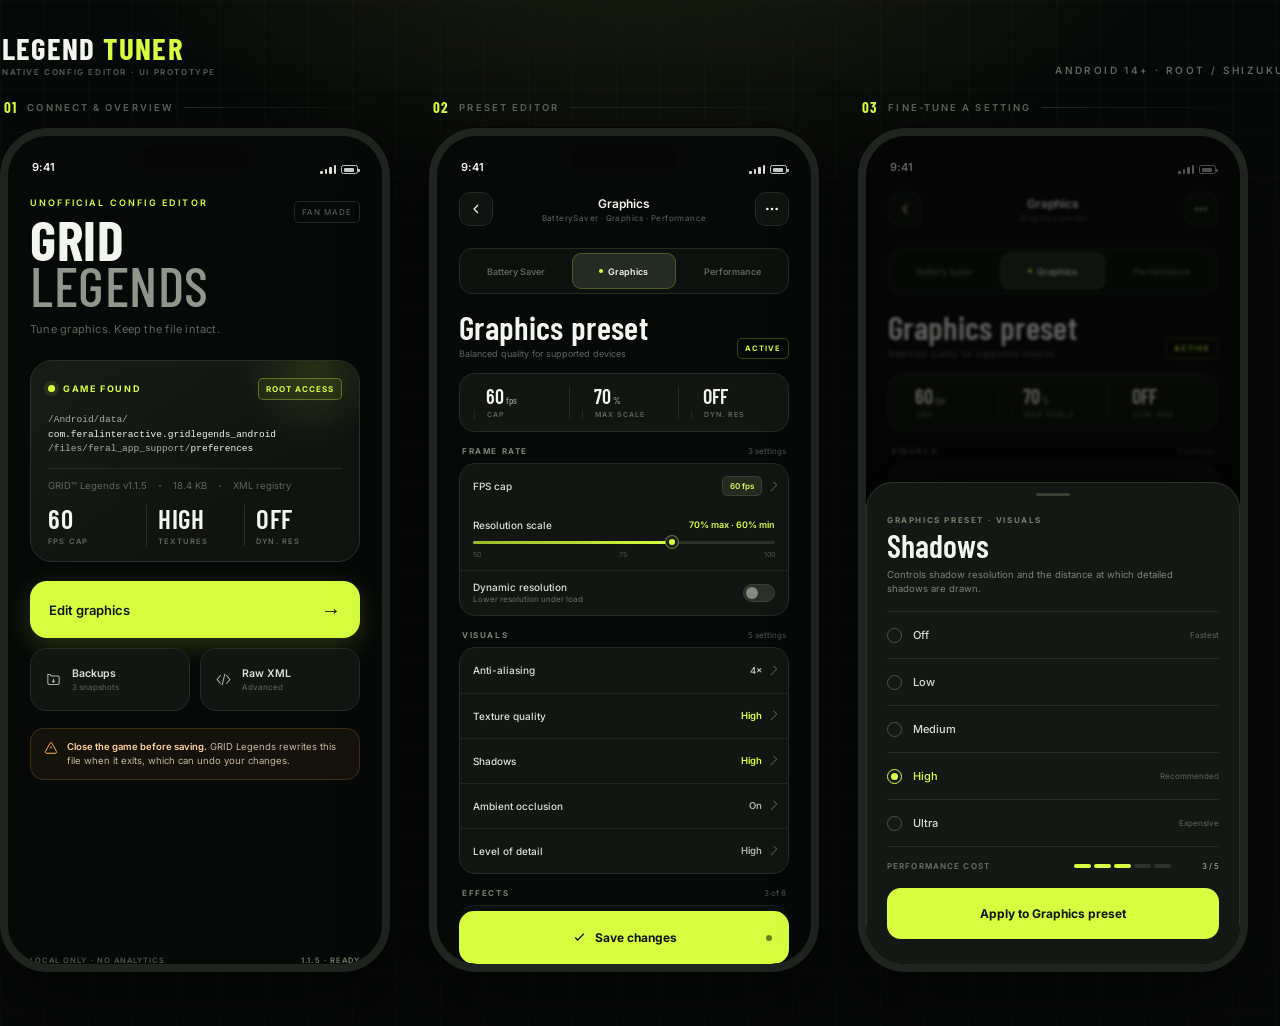
<file: prototype/index.html>
<!doctype html>
<html lang="en">
<head>
<meta charset="utf-8">
<meta name="viewport" content="width=device-width,initial-scale=1">
<title>Legend Tuner — UI prototype</title>
<style>
@font-face{font-family:'Barlow Condensed';src:url('fonts/BarlowCondensed-500.woff2') format('woff2');font-weight:500;font-style:normal}
@font-face{font-family:'Barlow Condensed';src:url('fonts/BarlowCondensed-600.woff2') format('woff2');font-weight:600;font-style:normal}
@font-face{font-family:'Barlow Condensed';src:url('fonts/BarlowCondensed-700.woff2') format('woff2');font-weight:700;font-style:normal}
@font-face{font-family:'Inter';src:url('fonts/Inter-400.woff2') format('woff2');font-weight:100 900;font-style:normal}
:root{
  --bg:#070908;
  --ink:#F3F5EF;
  --muted:#8F978C;
  --dim:#5E675D;
  --card:#121512;
  --card2:#171B17;
  --line:#252B24;
  --lime:#D7FF3F;
  --lime-dim:#B9DD31;
  --orange:#FFB454;
  --red:#FF6259;
}
*{box-sizing:border-box;margin:0;padding:0}
html,body{background:var(--bg);color:var(--ink);font-family:Inter,system-ui,sans-serif}
body{
  min-height:100vh;
  background:
    radial-gradient(900px 600px at 50% -180px, rgba(215,255,63,.11), transparent 65%),
    linear-gradient(rgba(255,255,255,.017) 1px, transparent 1px),
    linear-gradient(90deg, rgba(255,255,255,.017) 1px, transparent 1px),
    var(--bg);
  background-size:auto, 44px 44px, 44px 44px, auto;
}
.stage{width:1362px;margin:0 auto;padding:34px 0 54px}
.brandline{display:flex;align-items:flex-end;justify-content:space-between;padding:0 2px 22px}
.brandline .mark{font-family:'Barlow Condensed';font-weight:700;font-size:31px;letter-spacing:.04em;line-height:.9}
.brandline .mark span{color:var(--lime)}
.brandline .meta{font-size:10px;letter-spacing:.24em;text-transform:uppercase;color:var(--dim);font-weight:600}
.rack{display:flex;gap:39px;align-items:flex-start}
.unit{width:390px;flex:0 0 390px}
.caption{display:flex;align-items:center;gap:10px;margin:0 4px 12px}
.caption .num{font-family:'Barlow Condensed';font-size:15px;font-weight:700;color:var(--lime);letter-spacing:.08em}
.caption .txt{font-size:9.5px;letter-spacing:.22em;font-weight:600;color:var(--dim);text-transform:uppercase}
.caption .rule{height:1px;background:linear-gradient(90deg,var(--line),transparent);flex:1}
.phone{
  width:390px;height:844px;border-radius:48px;background:#050605;
  border:8px solid #20241F;position:relative;overflow:hidden;
  box-shadow:0 0 0 1px #050605, 0 32px 80px rgba(0,0,0,.55), inset 0 0 0 1px rgba(255,255,255,.04);
}
.phone:before{
  content:"";position:absolute;top:9px;left:50%;transform:translateX(-50%);
  width:105px;height:25px;border-radius:14px;background:#050605;z-index:20;
}
.screen{position:absolute;inset:0;border-radius:40px;overflow:hidden;background:var(--bg)}
.statusbar{
  height:46px;display:flex;align-items:flex-end;justify-content:space-between;
  padding:0 24px 8px;font-size:11px;font-weight:600;letter-spacing:.01em;position:relative;z-index:10
}
.statusbar .icons{display:flex;gap:5px;align-items:center;opacity:.9}
.sig{display:flex;gap:2px;align-items:flex-end;height:9px}
.sig i{display:block;width:2.5px;background:var(--ink);border-radius:1px}
.sig i:nth-child(1){height:3px}.sig i:nth-child(2){height:5px}.sig i:nth-child(3){height:7px}.sig i:nth-child(4){height:9px}
.batt{width:17px;height:9px;border:1px solid var(--ink);border-radius:2.5px;position:relative;opacity:.9}
.batt:before{content:"";position:absolute;left:1.5px;top:1.5px;bottom:1.5px;width:10px;background:var(--ink);border-radius:1px}
.batt:after{content:"";position:absolute;right:-3px;top:2.5px;width:2px;height:3px;background:var(--ink);border-radius:0 1px 1px 0}
.content{height:798px;padding:0 22px;position:relative}

/* ---------- HOME ---------- */
.home-head{padding-top:15px;display:flex;justify-content:space-between;align-items:flex-start}
.eyebrow{font-size:9px;letter-spacing:.24em;text-transform:uppercase;color:var(--lime);font-weight:600;margin-bottom:8px}
.title{font-family:'Barlow Condensed';font-size:56px;line-height:.82;letter-spacing:.01em;font-weight:700}
.title .thin{color:var(--muted);font-weight:500}
.unofficial{font-size:8px;letter-spacing:.13em;border:1px solid var(--line);color:var(--dim);padding:5px 7px;border-radius:5px;margin-top:4px}
.sub{font-size:11px;color:var(--dim);margin-top:14px;letter-spacing:.02em}

.game-card{
  margin-top:24px;background:linear-gradient(145deg,#181C16,#101310 65%);
  border:1px solid #2A3025;border-radius:22px;padding:17px 17px 15px;position:relative;overflow:hidden
}
.game-card:after{content:"";position:absolute;right:-35px;top:-70px;width:160px;height:160px;border-radius:50%;background:radial-gradient(circle,rgba(215,255,63,.11),transparent 66%)}
.status-row{display:flex;align-items:center;gap:8px}
.pulse{width:7px;height:7px;border-radius:50%;background:var(--lime);box-shadow:0 0 0 4px rgba(215,255,63,.10)}
.status-label{font-size:9px;letter-spacing:.18em;text-transform:uppercase;font-weight:700;color:var(--lime)}
.access-chip{margin-left:auto;font-size:8px;letter-spacing:.13em;font-weight:700;color:var(--lime);border:1px solid rgba(215,255,63,.32);background:rgba(215,255,63,.07);padding:5px 7px;border-radius:5px}
.path{font-family:ui-monospace,SFMono-Regular,Menlo,monospace;font-size:9.5px;color:#A8B0A2;margin-top:13px;line-height:1.55;overflow-wrap:anywhere}
.path b{color:var(--ink);font-weight:500}
.file-meta{display:flex;gap:12px;align-items:center;margin-top:11px;padding-top:11px;border-top:1px solid #262C23;font-size:9.5px;color:var(--dim)}
.file-meta .dot{width:2px;height:2px;border-radius:50%;background:#4A5247}
.stats{display:grid;grid-template-columns:1fr 1fr 1fr;margin-top:14px}
.stat{padding:0 11px;border-left:1px solid #2A3025}
.stat:first-child{padding-left:0;border-left:0}
.stat .v{font-family:'Barlow Condensed';font-size:27px;line-height:1;font-weight:600;letter-spacing:.02em}
.stat .k{font-size:7.5px;letter-spacing:.16em;color:var(--dim);font-weight:600;margin-top:5px}
.primary{
  margin-top:19px;width:100%;height:57px;border:0;border-radius:17px;background:var(--lime);color:#11150B;
  display:flex;align-items:center;justify-content:space-between;padding:0 19px;font:600 13px Inter;
  box-shadow:0 8px 26px rgba(215,255,63,.16);cursor:pointer
}
.primary .arrow{font-size:20px;font-weight:400;line-height:1}
.secondary-row{display:grid;grid-template-columns:1fr 1fr;gap:10px;margin-top:10px}
.secondary{
  background:var(--card);border:1px solid var(--line);border-radius:16px;height:63px;
  display:flex;align-items:center;gap:10px;padding:0 14px;cursor:pointer
}
.secondary svg{width:17px;height:17px;stroke:#AAB2A4;fill:none;stroke-width:1.5;flex:0 0 auto}
.secondary .t{font-size:10.5px;font-weight:600;color:#DCE1D8}
.secondary .s{font-size:8px;color:var(--dim);margin-top:2px}
.warning{
  margin-top:17px;background:rgba(255,180,84,.055);border:1px solid rgba(255,180,84,.17);
  border-radius:14px;padding:11px 13px;display:flex;gap:9px;align-items:flex-start
}
.warning svg{width:14px;height:14px;stroke:var(--orange);fill:none;stroke-width:1.7;flex:0 0 auto;margin-top:1px}
.warning p{font-size:9.5px;line-height:1.45;color:#C8B99F}
.warning b{color:#FFD49C;font-weight:600}
.home-foot{position:absolute;left:22px;right:22px;bottom:15px;display:flex;justify-content:space-between;font-size:7.5px;letter-spacing:.14em;text-transform:uppercase;color:#4E564B;font-weight:600}
.home-foot span:last-child{color:#718069}

/* ---------- EDITOR ---------- */
.appbar{height:51px;display:flex;align-items:center;justify-content:space-between;padding-top:3px}
.iconbtn{width:34px;height:34px;border-radius:11px;border:1px solid var(--line);display:flex;align-items:center;justify-content:center;background:#101310}
.iconbtn svg{width:16px;height:16px;stroke:var(--ink);fill:none;stroke-width:1.8}
.appbar .ttl{font-size:12px;font-weight:600;letter-spacing:.01em}
.appbar .subttl{font-size:8px;color:var(--dim);margin-top:2px;letter-spacing:.05em}
.presets{display:grid;grid-template-columns:1fr 1fr 1fr;gap:5px;background:#0D100D;border:1px solid var(--line);border-radius:13px;padding:4px;margin-top:15px}
.preset{height:36px;border-radius:9px;display:flex;align-items:center;justify-content:center;font-size:9px;font-weight:600;color:var(--dim);gap:5px}
.preset.active{background:#242B20;color:var(--ink);box-shadow:inset 0 0 0 1px rgba(215,255,63,.22)}
.preset .tick{width:4px;height:4px;border-radius:50%;background:var(--lime);display:none}
.preset.active .tick{display:block}
.editor-head{display:flex;justify-content:space-between;align-items:flex-end;margin-top:19px}
.editor-title{font-family:'Barlow Condensed';font-size:33px;font-weight:600;line-height:.9;letter-spacing:.01em}
.editor-sub{font-size:9px;color:var(--dim);margin-top:5px}
.live-pill{font-size:7.5px;letter-spacing:.13em;color:var(--lime);border:1px solid rgba(215,255,63,.24);padding:5px 7px;border-radius:5px;font-weight:700}
.summary{display:flex;gap:0;margin-top:14px;background:var(--card);border:1px solid var(--line);border-radius:15px;padding:12px 2px}
.summary div{flex:1;padding:0 12px;border-left:1px solid var(--line)}
.summary div:first-child{border-left:0}
.summary .v{font-family:'Barlow Condensed';font-size:20px;font-weight:600;line-height:1}
.summary .v em{font-style:normal;font-size:10px;color:var(--muted);font-weight:500;margin-left:2px}
.summary .k{font-size:7px;color:var(--dim);letter-spacing:.14em;font-weight:600;margin-top:4px}
.scroll{margin-top:6px}
.section{margin-top:14px}
.section-head{display:flex;justify-content:space-between;align-items:center;margin:0 3px 7px}
.section-head span:first-child{font-size:8px;letter-spacing:.2em;font-weight:700;color:#7C8577}
.section-head span:last-child{font-size:8px;color:#4E564B}
.rows{background:var(--card);border:1px solid var(--line);border-radius:16px;overflow:hidden}
.row{height:45px;display:flex;align-items:center;gap:10px;padding:0 13px;border-top:1px solid #20251F}
.row:first-child{border-top:0}
.row .label{font-size:10px;font-weight:500;color:#DDE2D9}
.row .desc{font-size:8px;color:#697165;margin-top:1px}
.row .val{margin-left:auto;font-size:9.5px;font-weight:600;color:#AEB7A7;display:flex;align-items:center;gap:6px}
.row .val.lime{color:var(--lime)}
.chev{width:5px;height:9px;border-right:1px solid #4F584D;border-top:1px solid #4F584D;transform:rotate(45deg);margin-left:2px}
.mini-chip{font-size:8px;padding:4px 7px;border-radius:5px;background:#242A20;color:#D8FF5B;border:1px solid #37402E;font-weight:600}
.slider-row{padding:10px 13px 11px}
.slider-top{display:flex;justify-content:space-between;align-items:center}
.slider-top .label{font-size:10px;font-weight:500;color:#DDE2D9}
.slider-top .val{font-size:9px;color:var(--lime);font-weight:600}
.track{height:3px;border-radius:2px;background:#2A3028;margin-top:10px;position:relative}
.track .fill{position:absolute;left:0;top:0;bottom:0;width:66%;background:linear-gradient(90deg,#98B62C,var(--lime));border-radius:2px}
.track .thumb{position:absolute;left:66%;top:50%;width:12px;height:12px;border-radius:50%;background:var(--lime);transform:translate(-50%,-50%);border:3px solid #1A1F16;box-shadow:0 0 0 1px #6C7B35}
.scale{display:flex;justify-content:space-between;font-size:7px;color:#50584D;margin-top:6px}
.toggle{width:32px;height:18px;border-radius:10px;background:#2B3129;position:relative;border:1px solid #3A4236}
.toggle:after{content:"";position:absolute;width:12px;height:12px;border-radius:50%;background:#828C7C;top:2px;left:2px}
.toggle.on{background:rgba(215,255,63,.16);border-color:rgba(215,255,63,.3)}
.toggle.on:after{background:var(--lime);left:16px}
.savebar{position:absolute;left:0;right:0;bottom:0;height:88px;background:linear-gradient(180deg,rgba(7,9,8,0),#070908 38%);display:flex;align-items:flex-end;padding:0 22px 16px}
.save{width:100%;height:53px;border-radius:15px;background:var(--lime);display:flex;align-items:center;justify-content:center;gap:8px;color:#11150B;font-size:12px;font-weight:700;position:relative}
.save .unsaved{position:absolute;right:17px;width:6px;height:6px;border-radius:50%;background:#11150B;opacity:.55}
.save svg{width:15px;height:15px;stroke:#11150B;fill:none;stroke-width:2}

/* ---------- SHEET ---------- */
.sheet-screen .content{filter:blur(1.4px)}
.scrim{position:absolute;inset:0;background:rgba(2,4,2,.62);z-index:30}
.sheet{
  position:absolute;left:0;right:0;bottom:0;background:#141814;border:1px solid #2B3229;border-bottom:0;
  border-radius:27px 27px 0 0;padding:10px 20px 25px;z-index:31;
  box-shadow:0 -24px 60px rgba(0,0,0,.55)
}
.grab{width:34px;height:3px;border-radius:2px;background:#394136;margin:0 auto 19px}
.sheet-eyebrow{font-size:8px;letter-spacing:.2em;font-weight:700;color:#74806E}
.sheet-title{font-family:'Barlow Condensed';font-size:32px;font-weight:600;margin-top:4px;line-height:1}
.sheet-desc{font-size:9.5px;color:#7B8576;line-height:1.5;margin-top:7px;max-width:310px}
.options{margin-top:15px;border-top:1px solid #272D25}
.opt{height:47px;display:flex;align-items:center;gap:11px;border-bottom:1px solid #272D25}
.opt .radio{width:15px;height:15px;border-radius:50%;border:1px solid #4C5548;position:relative;flex:0 0 auto}
.opt.sel .radio{border-color:var(--lime)}
.opt.sel .radio:after{content:"";position:absolute;inset:3px;border-radius:50%;background:var(--lime)}
.opt .name{font-size:11px;font-weight:500;color:#D7DDD3}
.opt .hint{margin-left:auto;font-size:8px;color:#5D6659}
.opt.sel .name{color:var(--lime)}
.impact{margin-top:14px;display:flex;align-items:center;gap:10px}
.impact .k{font-size:8px;letter-spacing:.14em;color:#6B7566;font-weight:600;text-transform:uppercase}
.bars{display:flex;gap:3px;margin-left:auto}
.bars i{width:17px;height:4px;background:#2D342B;border-radius:2px}
.bars i.on{background:var(--lime)}
.impact .v{font-size:8px;color:#AEB6A7;width:38px;text-align:right}
.apply{height:51px;border-radius:14px;background:var(--lime);color:#11150B;display:flex;align-items:center;justify-content:center;font-size:12px;font-weight:700;margin-top:17px}
</style>
</head>
<body>
<div class="stage">
  <div class="brandline">
    <div class="mark">LEGEND <span>TUNER</span><div style="font-family:Inter;font-size:8px;letter-spacing:.2em;color:#596253;font-weight:600;margin-top:7px">NATIVE CONFIG EDITOR · UI PROTOTYPE</div></div>
    <div class="meta">Android 14+ · Root / Shizuku / Manual</div>
  </div>
  <div class="rack">

    <!-- HOME -->
    <div class="unit">
      <div class="caption"><span class="num">01</span><span class="txt">Connect &amp; overview</span><span class="rule"></span></div>
      <div class="phone">
        <div class="screen">
          <div class="statusbar">
            <span>9:41</span>
            <div class="icons"><div class="sig"><i></i><i></i><i></i><i></i></div><div class="batt"></div></div>
          </div>
          <div class="content">
            <div class="home-head">
              <div>
                <div class="eyebrow">Unofficial config editor</div>
                <div class="title">GRID<br><span class="thin">LEGENDS</span></div>
              </div>
              <div class="unofficial">FAN MADE</div>
            </div>
            <div class="sub">Tune graphics. Keep the file intact.</div>

            <div class="game-card">
              <div class="status-row"><span class="pulse"></span><span class="status-label">Game found</span><span class="access-chip">ROOT ACCESS</span></div>
              <div class="path"><span>/Android/data/</span><br><b>com.feralinteractive.gridlegends_android</b><br><span>/files/feral_app_support/</span><b>preferences</b></div>
              <div class="file-meta"><span>GRID™ Legends v1.1.5</span><span class="dot"></span><span>18.4 KB</span><span class="dot"></span><span>XML registry</span></div>
              <div class="stats">
                <div class="stat"><div class="v">60</div><div class="k">FPS CAP</div></div>
                <div class="stat"><div class="v">HIGH</div><div class="k">TEXTURES</div></div>
                <div class="stat"><div class="v">OFF</div><div class="k">DYN. RES</div></div>
              </div>
            </div>

            <div class="primary"><span>Edit graphics</span><span class="arrow">→</span></div>
            <div class="secondary-row">
              <div class="secondary">
                <svg viewBox="0 0 24 24"><path d="M4 7v10a2 2 0 0 0 2 2h12a2 2 0 0 0 2-2V9a2 2 0 0 0-2-2H9l-2-2H4z"/><path d="M12 11v5m0 0-2-2m2 2 2-2"/></svg>
                <div><div class="t">Backups</div><div class="s">3 snapshots</div></div>
              </div>
              <div class="secondary">
                <svg viewBox="0 0 24 24"><path d="m8 6-5 6 5 6M16 6l5 6-5 6M14 4l-4 16"/></svg>
                <div><div class="t">Raw XML</div><div class="s">Advanced</div></div>
              </div>
            </div>
            <div class="warning">
              <svg viewBox="0 0 24 24"><path d="M12 9v4m0 4h.01M10.3 3.9 2.5 18a2 2 0 0 0 1.7 3h15.6a2 2 0 0 0 1.7-3L13.7 3.9a2 2 0 0 0-3.4 0z"/></svg>
              <p><b>Close the game before saving.</b> GRID Legends rewrites this file when it exits, which can undo your changes.</p>
            </div>
            <div class="home-foot"><span>Local only · no analytics</span><span>1.1.5 · ready</span></div>
          </div>
        </div>
      </div>
    </div>

    <!-- EDITOR -->
    <div class="unit">
      <div class="caption"><span class="num">02</span><span class="txt">Preset editor</span><span class="rule"></span></div>
      <div class="phone">
        <div class="screen">
          <div class="statusbar"><span>9:41</span><div class="icons"><div class="sig"><i></i><i></i><i></i><i></i></div><div class="batt"></div></div></div>
          <div class="content">
            <div class="appbar">
              <div class="iconbtn"><svg viewBox="0 0 24 24"><path d="M15 18l-6-6 6-6"/></svg></div>
              <div style="text-align:center"><div class="ttl">Graphics</div><div class="subttl">BatterySaver · Graphics · Performance</div></div>
              <div class="iconbtn"><svg viewBox="0 0 24 24"><circle cx="5" cy="12" r="1"/><circle cx="12" cy="12" r="1"/><circle cx="19" cy="12" r="1"/></svg></div>
            </div>

            <div class="presets">
              <div class="preset"><span class="tick"></span>Battery Saver</div>
              <div class="preset active"><span class="tick"></span>Graphics</div>
              <div class="preset"><span class="tick"></span>Performance</div>
            </div>

            <div class="editor-head">
              <div><div class="editor-title">Graphics preset</div><div class="editor-sub">Balanced quality for supported devices</div></div>
              <div class="live-pill">ACTIVE</div>
            </div>

            <div class="summary">
              <div><div class="v">60<em>fps</em></div><div class="k">CAP</div></div>
              <div><div class="v">70<em>%</em></div><div class="k">MAX SCALE</div></div>
              <div><div class="v">OFF</div><div class="k">DYN. RES</div></div>
            </div>

            <div class="scroll">
              <div class="section">
                <div class="section-head"><span>FRAME RATE</span><span>3 settings</span></div>
                <div class="rows">
                  <div class="row"><div><div class="label">FPS cap</div></div><div class="val"><span class="mini-chip">60 fps</span><span class="chev"></span></div></div>
                  <div class="slider-row">
                    <div class="slider-top"><div class="label">Resolution scale</div><div class="val">70% max · 60% min</div></div>
                    <div class="track"><div class="fill"></div><div class="thumb"></div></div>
                    <div class="scale"><span>50</span><span>75</span><span>100</span></div>
                  </div>
                  <div class="row"><div><div class="label">Dynamic resolution</div><div class="desc">Lower resolution under load</div></div><div class="val"><div class="toggle"></div></div></div>
                </div>
              </div>

              <div class="section">
                <div class="section-head"><span>VISUALS</span><span>5 settings</span></div>
                <div class="rows">
                  <div class="row"><div><div class="label">Anti-aliasing</div></div><div class="val">4×<span class="chev"></span></div></div>
                  <div class="row"><div><div class="label">Texture quality</div></div><div class="val lime">High<span class="chev"></span></div></div>
                  <div class="row"><div><div class="label">Shadows</div></div><div class="val lime">High<span class="chev"></span></div></div>
                  <div class="row"><div><div class="label">Ambient occlusion</div></div><div class="val">On<span class="chev"></span></div></div>
                  <div class="row"><div><div class="label">Level of detail</div></div><div class="val">High<span class="chev"></span></div></div>
                </div>
              </div>

              <div class="section">
                <div class="section-head"><span>EFFECTS</span><span>3 of 8</span></div>
                <div class="rows">
                  <div class="row"><div><div class="label">Motion blur</div></div><div class="val">On<span class="chev"></span></div></div>
                  <div class="row"><div><div class="label">Particles</div></div><div class="val">High<span class="chev"></span></div></div>
                  <div class="row"><div><div class="label">Screen-space reflections</div></div><div class="val">On<span class="chev"></span></div></div>
                </div>
              </div>
            </div>
            <div class="savebar"><div class="save"><svg viewBox="0 0 24 24"><path d="M5 12l4 4L19 6"/></svg>Save changes<span class="unsaved"></span></div></div>
          </div>
        </div>
      </div>
    </div>

    <!-- SHEET -->
    <div class="unit">
      <div class="caption"><span class="num">03</span><span class="txt">Fine-tune a setting</span><span class="rule"></span></div>
      <div class="phone">
        <div class="screen sheet-screen">
          <div class="statusbar"><span>9:41</span><div class="icons"><div class="sig"><i></i><i></i><i></i><i></i></div><div class="batt"></div></div></div>
          <div class="content">
            <div class="appbar">
              <div class="iconbtn"><svg viewBox="0 0 24 24"><path d="M15 18l-6-6 6-6"/></svg></div>
              <div style="text-align:center"><div class="ttl">Graphics</div><div class="subttl">Graphics preset</div></div>
              <div class="iconbtn"><svg viewBox="0 0 24 24"><circle cx="5" cy="12" r="1"/><circle cx="12" cy="12" r="1"/><circle cx="19" cy="12" r="1"/></svg></div>
            </div>
            <div class="presets"><div class="preset">Battery Saver</div><div class="preset active"><span class="tick"></span>Graphics</div><div class="preset">Performance</div></div>
            <div class="editor-head"><div><div class="editor-title">Graphics preset</div><div class="editor-sub">Balanced quality for supported devices</div></div><div class="live-pill">ACTIVE</div></div>
            <div class="summary"><div><div class="v">60<em>fps</em></div><div class="k">CAP</div></div><div><div class="v">70<em>%</em></div><div class="k">MAX SCALE</div></div><div><div class="v">OFF</div><div class="k">DYN. RES</div></div></div>
            <div class="section" style="margin-top:14px"><div class="section-head"><span>VISUALS</span><span>5 settings</span></div><div class="rows">
              <div class="row"><div><div class="label">Texture quality</div></div><div class="val lime">High<span class="chev"></span></div></div>
              <div class="row"><div><div class="label">Shadows</div></div><div class="val lime">High<span class="chev"></span></div></div>
              <div class="row"><div><div class="label">Ambient occlusion</div></div><div class="val">On<span class="chev"></span></div></div>
            </div></div>
          </div>
          <div class="scrim"></div>
          <div class="sheet">
            <div class="grab"></div>
            <div class="sheet-eyebrow">GRAPHICS PRESET · VISUALS</div>
            <div class="sheet-title">Shadows</div>
            <div class="sheet-desc">Controls shadow resolution and the distance at which detailed shadows are drawn.</div>
            <div class="options">
              <div class="opt"><span class="radio"></span><span class="name">Off</span><span class="hint">Fastest</span></div>
              <div class="opt"><span class="radio"></span><span class="name">Low</span></div>
              <div class="opt"><span class="radio"></span><span class="name">Medium</span></div>
              <div class="opt sel"><span class="radio"></span><span class="name">High</span><span class="hint">Recommended</span></div>
              <div class="opt"><span class="radio"></span><span class="name">Ultra</span><span class="hint">Expensive</span></div>
            </div>
            <div class="impact"><span class="k">Performance cost</span><div class="bars"><i class="on"></i><i class="on"></i><i class="on"></i><i></i><i></i></div><span class="v">3 / 5</span></div>
            <div class="apply">Apply to Graphics preset</div>
          </div>
        </div>
      </div>
    </div>

  </div>
</div>
</body>
</html>
</file>
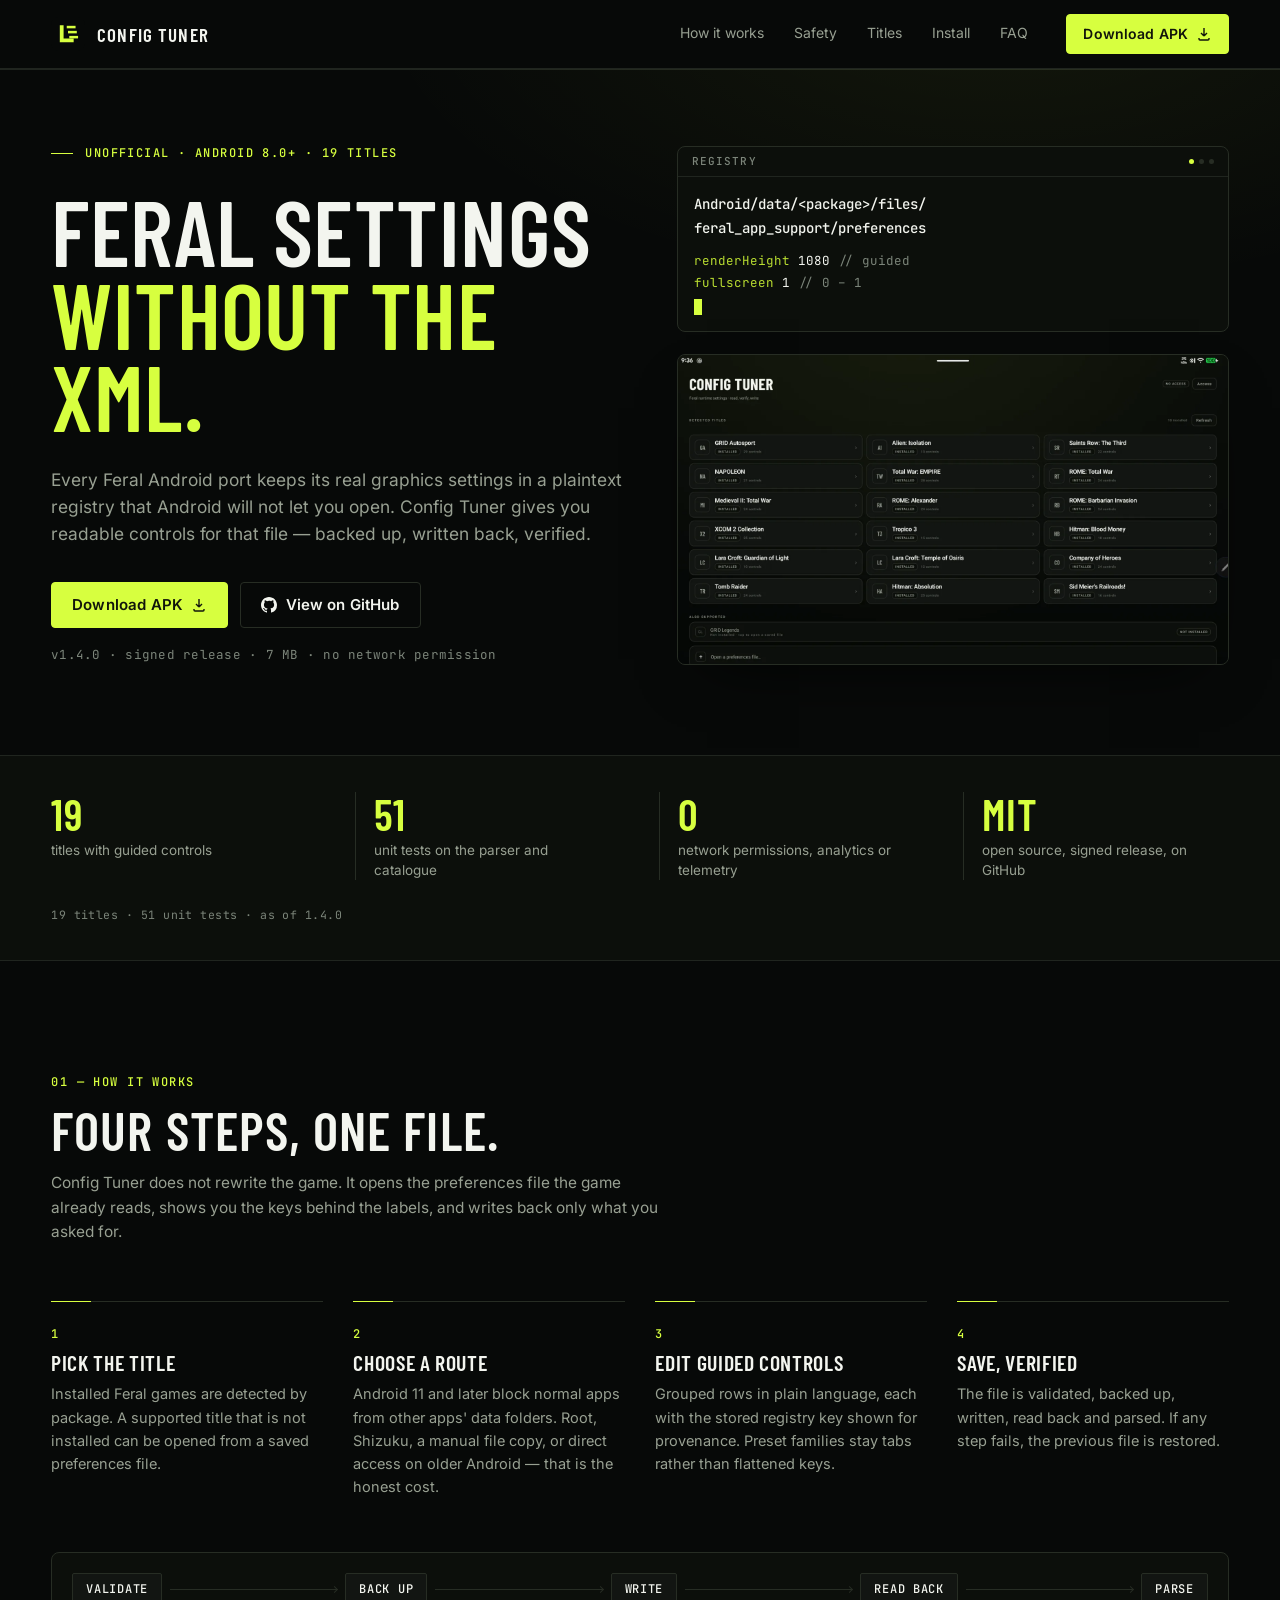
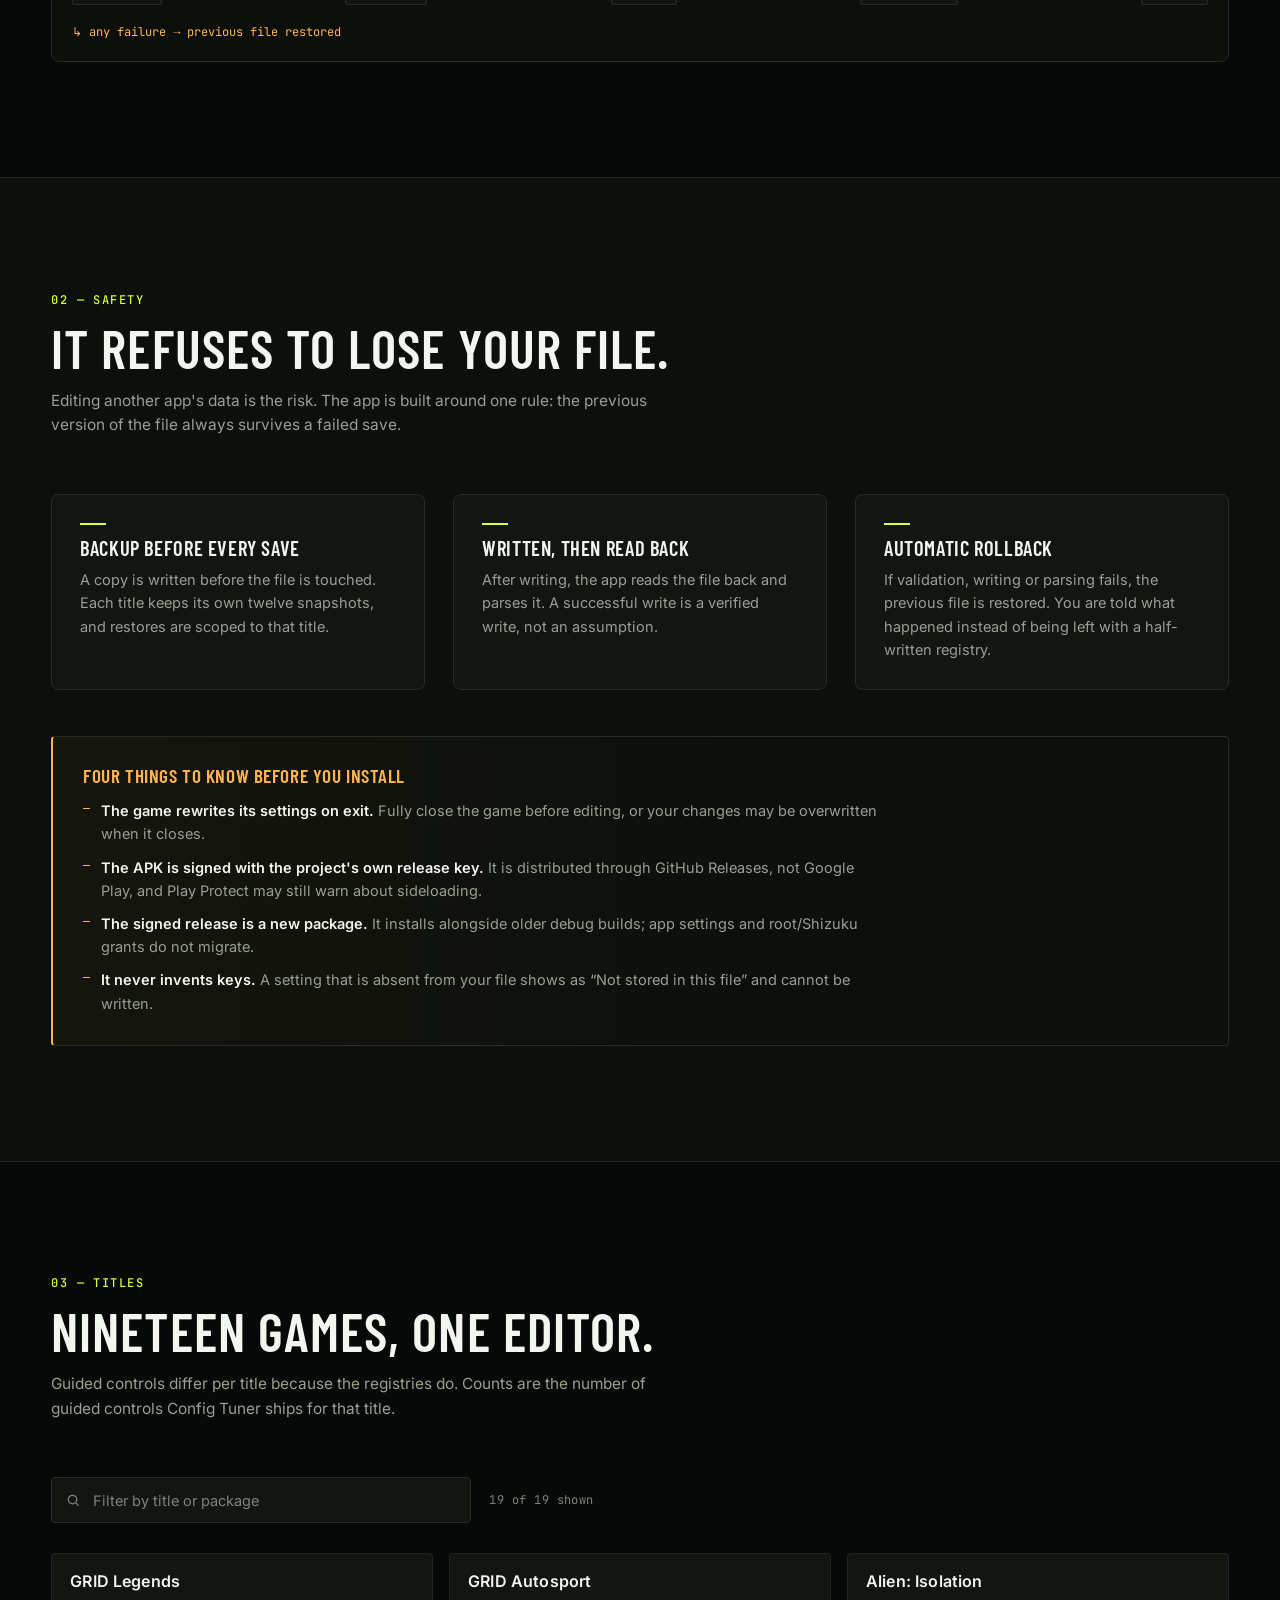
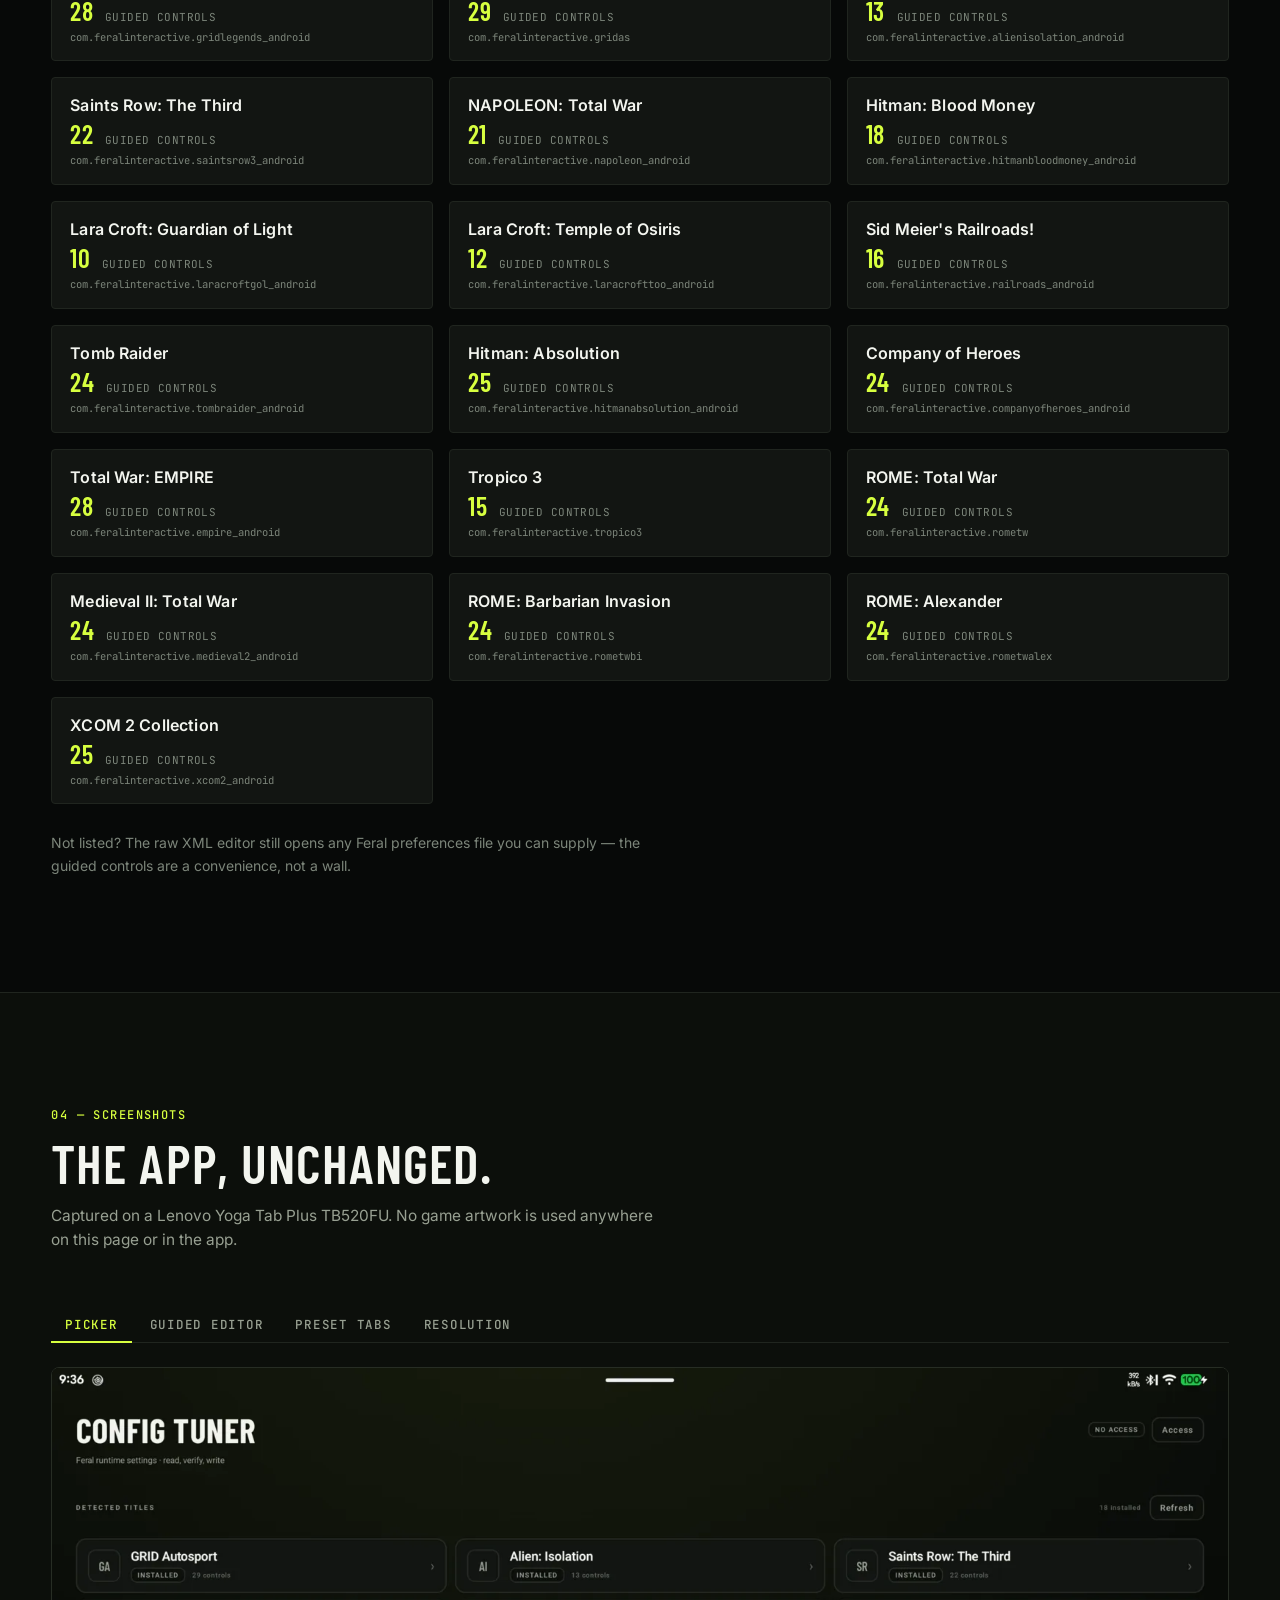
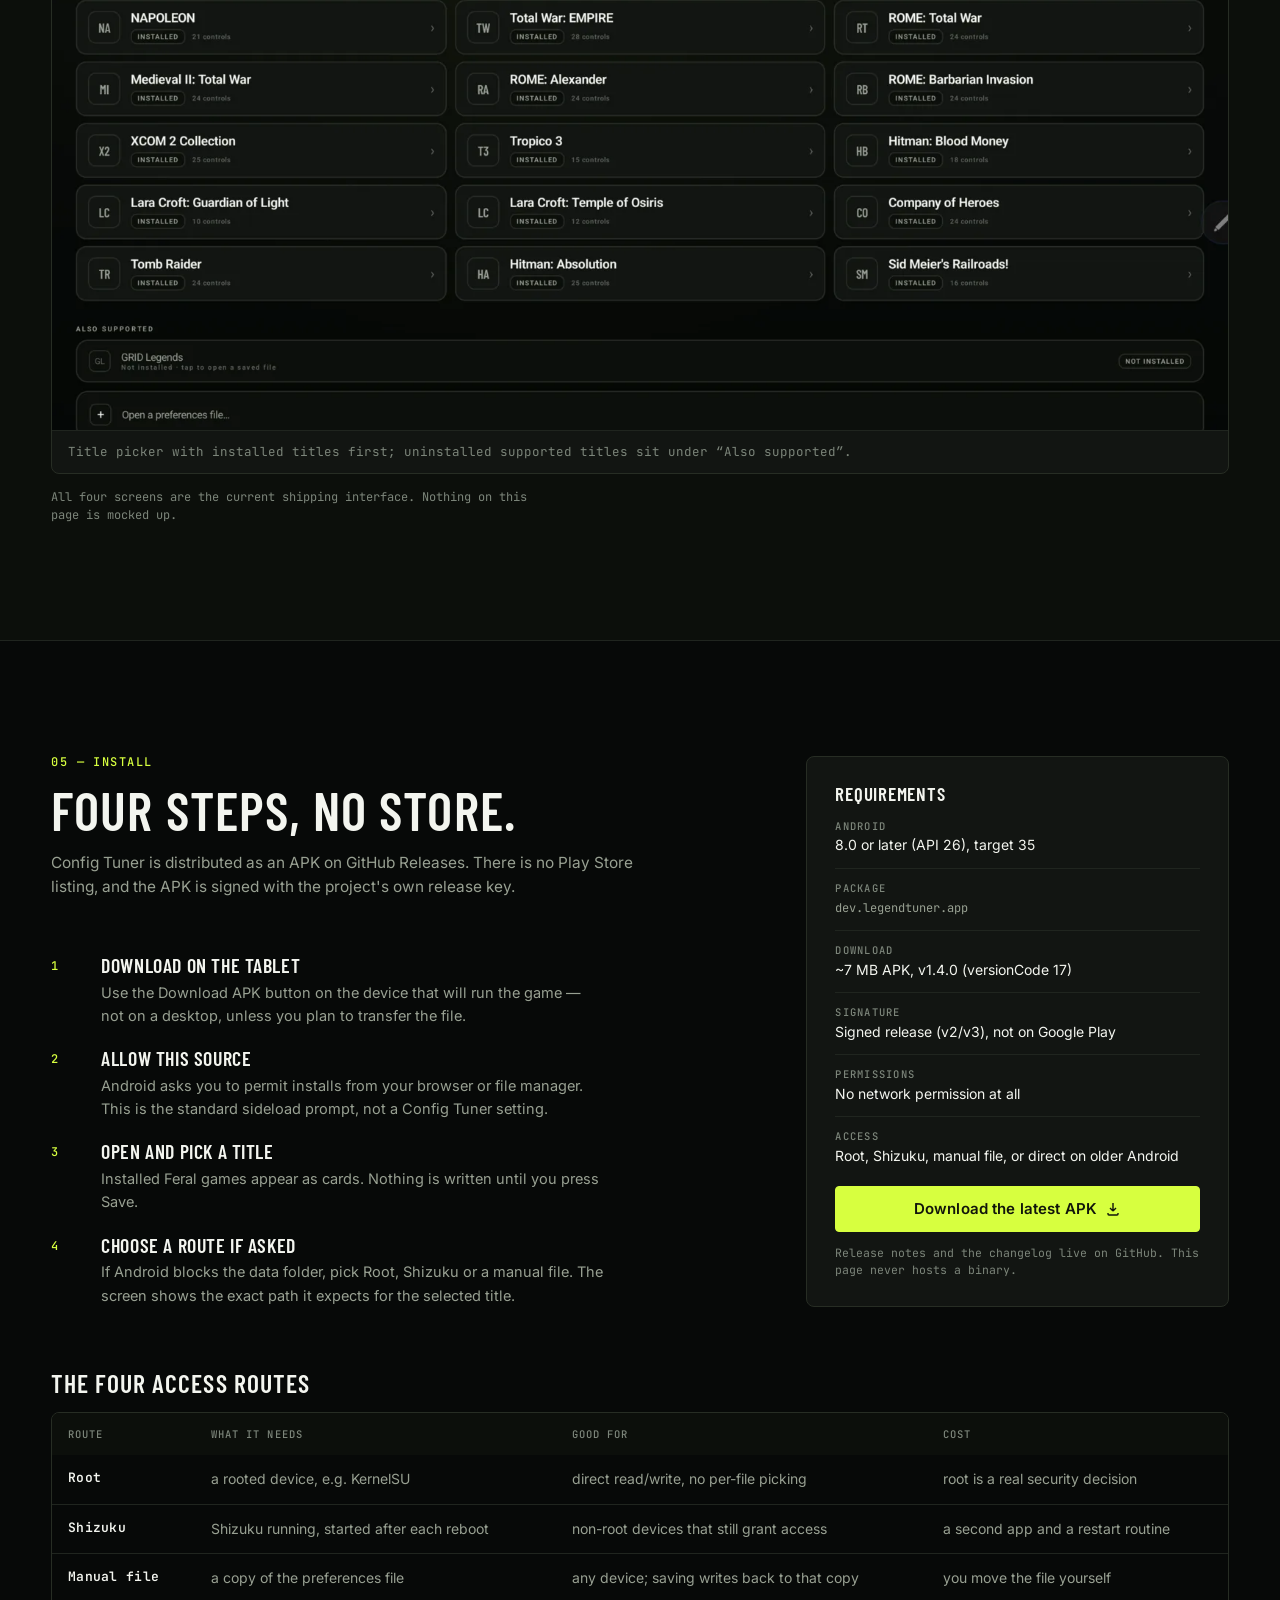
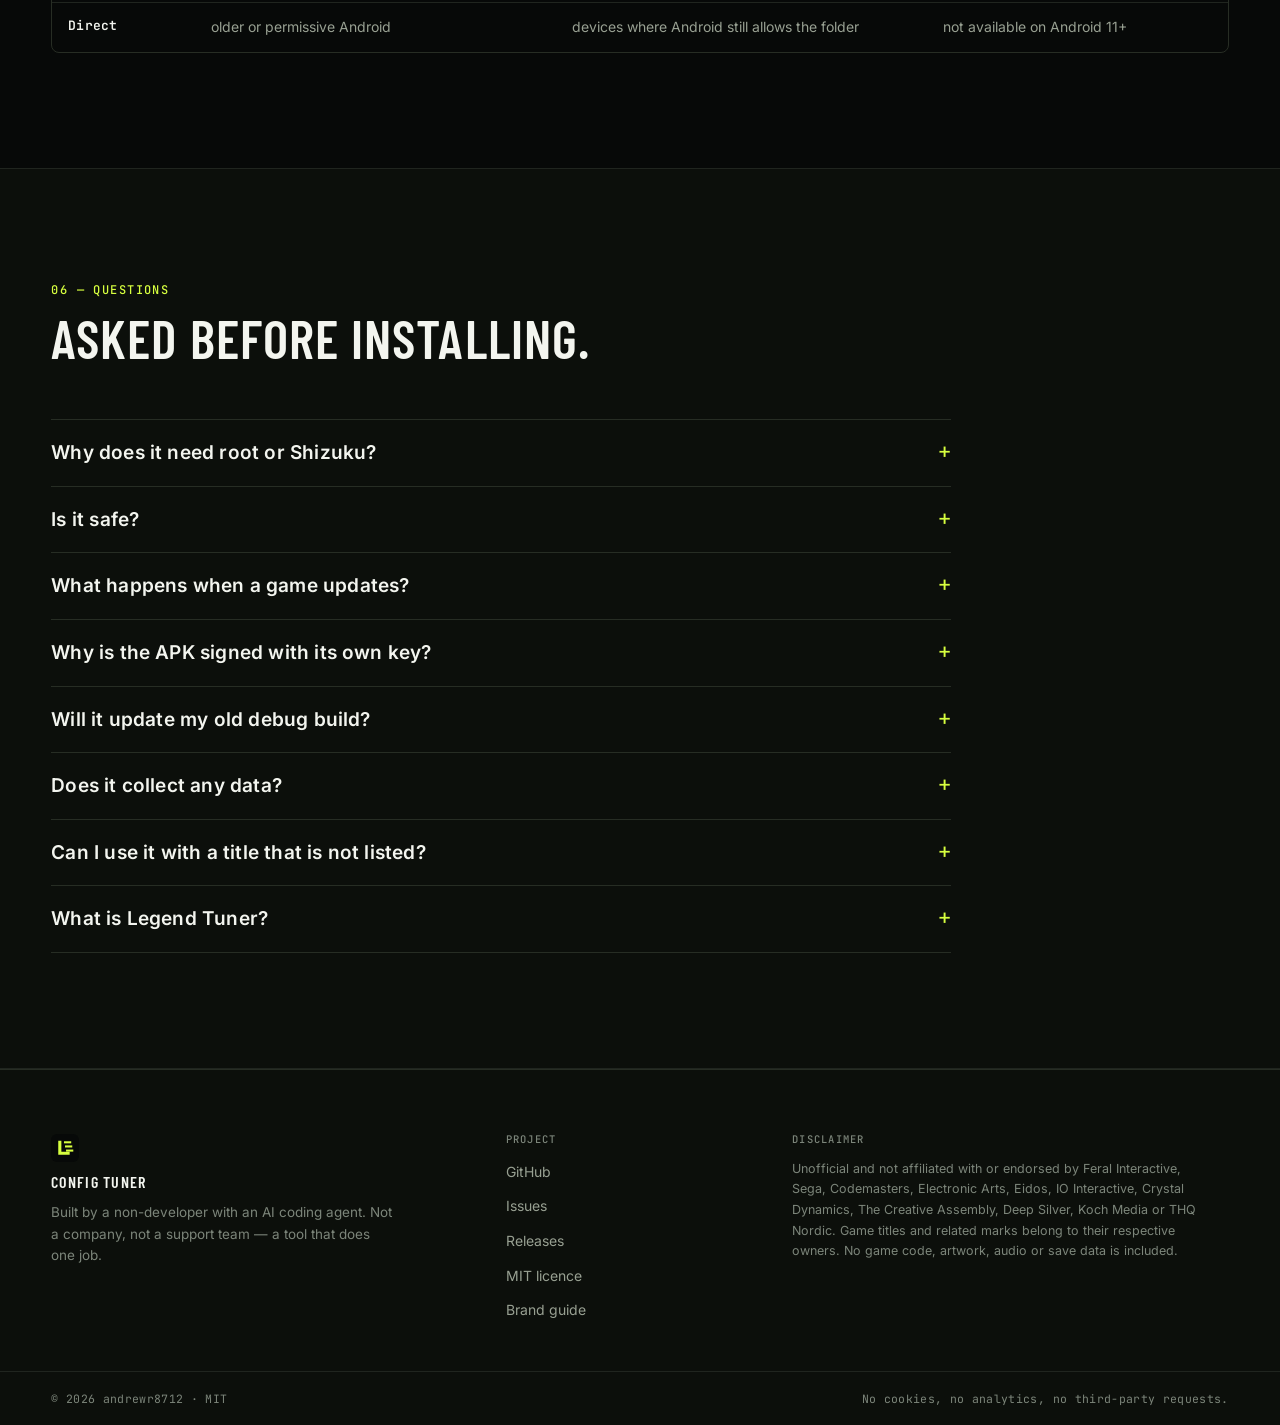
<file: docs/website/index.html>
<!DOCTYPE html>
<html lang="en" class="no-js">
<head>
<meta charset="utf-8">
<meta name="viewport" content="width=device-width, initial-scale=1">
<title>Config Tuner — Feral settings without the XML</title>
<meta name="description" content="Config Tuner is an unofficial, tablet-first Android app that edits the graphics settings of Feral Interactive's Android ports with guided controls, verified writes and automatic backups. 19 titles. Formerly Legend Tuner.">
<meta name="theme-color" content="#070908">
<meta name="color-scheme" content="dark">
<link rel="canonical" href="https://andrewr8712.github.io/legend-tuner/">

<meta property="og:type" content="website">
<meta property="og:title" content="Config Tuner — Feral settings without the XML">
<meta property="og:description" content="Guided controls for the graphics settings Feral Interactive's Android ports keep in a plaintext registry. Backed up, written back, verified. 19 titles, Android 8.0+, no network permission.">
<meta property="og:url" content="https://andrewr8712.github.io/legend-tuner/">
<meta property="og:site_name" content="Config Tuner">
<meta property="og:image" content="https://andrewr8712.github.io/legend-tuner/assets/brand/social-card.png">
<meta property="og:image:alt" content="Config Tuner: Feral settings without the XML, with the title picker on a tablet.">
<meta property="og:image:width" content="1200">
<meta property="og:image:height" content="630">
<meta name="twitter:card" content="summary_large_image">

<link rel="icon" href="assets/brand/favicon.svg" type="image/svg+xml">
<link rel="icon" href="assets/brand/icon-32.png" sizes="32x32" type="image/png">
<link rel="apple-touch-icon" href="assets/brand/apple-touch-icon.png">
<link rel="manifest" href="site.webmanifest">
<meta name="apple-mobile-web-app-title" content="Config Tuner">

<link rel="preload" href="assets/fonts/barlow-condensed-600.woff2" as="font" type="font/woff2" crossorigin>
<link rel="preload" href="assets/fonts/inter-var.woff2" as="font" type="font/woff2" crossorigin>
<link rel="stylesheet" href="assets/css/site.css">
<script>document.documentElement.classList.replace('no-js','js')</script>
</head>
<body>
<a class="skip" href="#main">Skip to content</a>

<header class="site-head">
  <div class="wrap head-inner">
    <a class="brand" href="#top" aria-label="Config Tuner, back to top">
      <img src="assets/brand/mark.svg" alt="" width="34" height="34">
      <span class="brand-word">Config Tuner</span>
    </a>
    <nav class="site-nav" aria-label="Sections">
      <a href="#how">How it works</a>
      <a href="#safety">Safety</a>
      <a href="#titles">Titles</a>
      <a href="#install">Install</a>
      <a href="#faq">FAQ</a>
    </nav>
    <a class="btn btn-primary btn-sm" href="https://github.com/andrewr8712/legend-tuner/releases/latest">
      Download APK
      <svg class="ico" viewBox="0 0 16 16" aria-hidden="true"><path d="M8 2v8m0 0 3-3m-3 3L5 7M3 12v1a1 1 0 0 0 1 1h8a1 1 0 0 0 1-1v-1" fill="none" stroke="currentColor" stroke-width="1.4"/></svg>
    </a>
  </div>
</header>

<main id="main">

  <!-- 1 · hero -->
  <section class="hero" id="top">
    <div class="wrap hero-grid">
      <div class="hero-copy">
        <p class="kicker">Unofficial · Android 8.0+ · 19 titles</p>
        <h1>Feral settings<br><span class="hl">without the XML.</span></h1>
        <p class="lede">Every Feral Android port keeps its real graphics settings in a plaintext registry
          that Android will not let you open. Config Tuner gives you readable controls for that file —
          backed up, written back, verified.</p>
        <div class="cta-row">
          <a class="btn btn-primary" href="https://github.com/andrewr8712/legend-tuner/releases/latest">
            Download APK
            <svg class="ico" viewBox="0 0 16 16" aria-hidden="true"><path d="M8 2v8m0 0 3-3m-3 3L5 7M3 12v1a1 1 0 0 0 1 1h8a1 1 0 0 0 1-1v-1" fill="none" stroke="currentColor" stroke-width="1.4"/></svg>
          </a>
          <a class="btn btn-ghost" href="https://github.com/andrewr8712/legend-tuner">
            <svg class="ico" viewBox="0 0 16 16" aria-hidden="true" fill="currentColor"><path d="M8 0C3.58 0 0 3.58 0 8c0 3.54 2.29 6.53 5.47 7.59.4.07.55-.17.55-.38 0-.19-.01-.82-.01-1.49-2.01.37-2.53-.49-2.69-.94-.09-.23-.48-.94-.82-1.13-.28-.15-.68-.52-.01-.53.63-.01 1.08.58 1.23.82.72 1.21 1.87.87 2.33.66.07-.52.28-.87.51-1.07-1.78-.2-3.64-.89-3.64-3.95 0-.87.31-1.59.82-2.15-.08-.2-.36-1.02.08-2.12 0 0 .67-.21 2.2.82a7.4 7.4 0 0 1 2-.27c.68 0 1.36.09 2 .27 1.53-1.04 2.2-.82 2.2-.82.44 1.1.16 1.92.08 2.12.51.56.82 1.27.82 2.15 0 3.07-1.87 3.75-3.65 3.95.29.25.54.73.54 1.48 0 1.07-.01 1.93-.01 2.2 0 .21.15.46.55.38A8.01 8.01 0 0 0 16 8c0-4.42-3.58-8-8-8Z"/></svg>
            View on GitHub
          </a>
        </div>
        <p class="hero-note">v1.4.0 · signed release · 7 MB · no network permission</p>
      </div>

      <div class="hero-art">
        <div class="term" aria-hidden="true">
          <div class="term-bar"><span>registry</span><span class="dots"><i></i><i></i><i></i></span></div>
          <p class="term-path">Android/data/&lt;package&gt;/files/<br>feral_app_support/preferences</p>
          <p class="term-meta"><span class="tok-key">renderHeight</span> <span class="tok-val">1080</span>
            <span class="tok-comment">// guided</span></p>
          <p class="term-meta"><span class="tok-key">fullscreen</span> <span class="tok-val">1</span>
            <span class="tok-comment">// 0 – 1</span></p>
          <p class="term-caret" aria-hidden="true"></p>
        </div>
        <figure class="picker-frame">
          <picture><source srcset="assets/shots/picker.webp" type="image/webp"><img src="assets/shots/picker.png" width="1600" height="900"
               alt="Config Tuner title picker on a tablet: installed Feral titles as cards, with control counts."></picture>
        </figure>
      </div>
    </div>
  </section>

  <!-- 2 · proof -->
  <section class="proof" id="proof" aria-label="At a glance">
    <div class="wrap proof-inner">
      <dl class="proof-list">
        <div><dt>19</dt><dd>titles with guided controls</dd></div>
        <div><dt>51</dt><dd>unit tests on the parser and catalogue</dd></div>
        <div><dt>0</dt><dd>network permissions, analytics or telemetry</dd></div>
        <div><dt>MIT</dt><dd>open source, signed release, on GitHub</dd></div>
      </dl>
      <p class="proof-note">19 titles · 51 unit tests · as of 1.4.0</p>
    </div>
  </section>

  <!-- 3 · how it works -->
  <section class="section" id="how">
    <div class="wrap">
      <header class="sec-head">
        <p class="sec-kicker">01 — How it works</p>
        <h2>Four steps, one file.</h2>
        <p class="sec-lede">Config Tuner does not rewrite the game. It opens the preferences file the
          game already reads, shows you the keys behind the labels, and writes back only what you
          asked for.</p>
      </header>

      <ol class="steps">
        <li>
          <span class="step-no">1</span>
          <h3>Pick the title</h3>
          <p>Installed Feral games are detected by package. A supported title that is not installed can
            be opened from a saved preferences file.</p>
        </li>
        <li>
          <span class="step-no">2</span>
          <h3>Choose a route</h3>
          <p>Android 11 and later block normal apps from other apps' data folders. Root, Shizuku, a
            manual file copy, or direct access on older Android — that is the honest cost.</p>
        </li>
        <li>
          <span class="step-no">3</span>
          <h3>Edit guided controls</h3>
          <p>Grouped rows in plain language, each with the stored registry key shown for provenance.
            Preset families stay tabs rather than flattened keys.</p>
        </li>
        <li>
          <span class="step-no">4</span>
          <h3>Save, verified</h3>
          <p>The file is validated, backed up, written, read back and parsed. If any step fails, the
            previous file is restored.</p>
        </li>
      </ol>

      <div class="pipeline" role="img" aria-label="Save pipeline: validate, back up, write, read back, parse. Any failure restores the backup.">
        <span class="pipe-box">validate</span><span class="pipe-arrow" aria-hidden="true"></span>
        <span class="pipe-box">back up</span><span class="pipe-arrow" aria-hidden="true"></span>
        <span class="pipe-box">write</span><span class="pipe-arrow" aria-hidden="true"></span>
        <span class="pipe-box">read back</span><span class="pipe-arrow" aria-hidden="true"></span>
        <span class="pipe-box">parse</span>
        <span class="pipe-fail">any failure → previous file restored</span>
      </div>
    </div>
  </section>

  <!-- 4 · safety -->
  <section class="section section-alt" id="safety">
    <div class="wrap">
      <header class="sec-head">
        <p class="sec-kicker">02 — Safety</p>
        <h2>It refuses to lose your file.</h2>
        <p class="sec-lede">Editing another app's data is the risk. The app is built around one rule:
          the previous version of the file always survives a failed save.</p>
      </header>

      <div class="cards-3">
        <article class="card">
          <h3>Backup before every save</h3>
          <p>A copy is written before the file is touched. Each title keeps its own twelve snapshots,
            and restores are scoped to that title.</p>
        </article>
        <article class="card">
          <h3>Written, then read back</h3>
          <p>After writing, the app reads the file back and parses it. A successful write is a verified
            write, not an assumption.</p>
        </article>
        <article class="card">
          <h3>Automatic rollback</h3>
          <p>If validation, writing or parsing fails, the previous file is restored. You are told what
            happened instead of being left with a half-written registry.</p>
        </article>
      </div>

      <div class="caveats">
        <h3>Four things to know before you install</h3>
        <ul>
          <li><strong>The game rewrites its settings on exit.</strong> Fully close the game before
            editing, or your changes may be overwritten when it closes.</li>
          <li><strong>The APK is signed with the project's own release key.</strong> It is distributed
            through GitHub Releases, not Google Play, and Play Protect may still warn about sideloading.</li>
          <li><strong>The signed release is a new package.</strong> It installs alongside older debug
            builds; app settings and root/Shizuku grants do not migrate.</li>
          <li><strong>It never invents keys.</strong> A setting that is absent from your file shows as
            “Not stored in this file” and cannot be written.</li>
        </ul>
      </div>
    </div>
  </section>

  <!-- 5 · titles -->
  <section class="section" id="titles">
    <div class="wrap">
      <header class="sec-head">
        <p class="sec-kicker">03 — Titles</p>
        <h2>Nineteen games, one editor.</h2>
        <p class="sec-lede">Guided controls differ per title because the registries do. Counts are the
          number of guided controls Config Tuner ships for that title.</p>
      </header>

      <div class="filter-row">
        <label class="field">
          <span class="vh">Filter titles</span>
          <svg class="ico" viewBox="0 0 16 16" aria-hidden="true"><circle cx="7" cy="7" r="4.5" fill="none" stroke="currentColor" stroke-width="1.4"/><path d="m10.5 10.5 3 3" stroke="currentColor" stroke-width="1.4" fill="none"/></svg>
          <input id="title-filter" type="search" placeholder="Filter by title or package" autocomplete="off" spellcheck="false">
        </label>
        <p class="filter-count" id="title-count" aria-live="polite">19 of 19 shown</p>
      </div>

      <ul class="title-grid" id="title-list">
        <li class="title-card" data-name="GRID Legends com.feralinteractive.gridlegends_android">
          <span class="tc-name">GRID Legends</span>
          <span class="tc-count">28 <span>guided controls</span></span>
          <code class="tc-pkg">com.feralinteractive.gridlegends_android</code>
        </li>
        <li class="title-card" data-name="GRID Autosport com.feralinteractive.gridas">
          <span class="tc-name">GRID Autosport</span>
          <span class="tc-count">29 <span>guided controls</span></span>
          <code class="tc-pkg">com.feralinteractive.gridas</code>
        </li>
        <li class="title-card" data-name="Alien: Isolation com.feralinteractive.alienisolation_android">
          <span class="tc-name">Alien: Isolation</span>
          <span class="tc-count">13 <span>guided controls</span></span>
          <code class="tc-pkg">com.feralinteractive.alienisolation_android</code>
        </li>
        <li class="title-card" data-name="Saints Row: The Third com.feralinteractive.saintsrow3_android">
          <span class="tc-name">Saints Row: The Third</span>
          <span class="tc-count">22 <span>guided controls</span></span>
          <code class="tc-pkg">com.feralinteractive.saintsrow3_android</code>
        </li>
        <li class="title-card" data-name="NAPOLEON: Total War com.feralinteractive.napoleon_android">
          <span class="tc-name">NAPOLEON: Total War</span>
          <span class="tc-count">21 <span>guided controls</span></span>
          <code class="tc-pkg">com.feralinteractive.napoleon_android</code>
        </li>
        <li class="title-card" data-name="Hitman: Blood Money com.feralinteractive.hitmanbloodmoney_android">
          <span class="tc-name">Hitman: Blood Money</span>
          <span class="tc-count">18 <span>guided controls</span></span>
          <code class="tc-pkg">com.feralinteractive.hitmanbloodmoney_android</code>
        </li>
        <li class="title-card" data-name="Lara Croft: Guardian of Light com.feralinteractive.laracroftgol_android">
          <span class="tc-name">Lara Croft: Guardian of Light</span>
          <span class="tc-count">10 <span>guided controls</span></span>
          <code class="tc-pkg">com.feralinteractive.laracroftgol_android</code>
        </li>
        <li class="title-card" data-name="Lara Croft: Temple of Osiris com.feralinteractive.laracrofttoo_android">
          <span class="tc-name">Lara Croft: Temple of Osiris</span>
          <span class="tc-count">12 <span>guided controls</span></span>
          <code class="tc-pkg">com.feralinteractive.laracrofttoo_android</code>
        </li>
        <li class="title-card" data-name="Sid Meier's Railroads! com.feralinteractive.railroads_android">
          <span class="tc-name">Sid Meier's Railroads!</span>
          <span class="tc-count">16 <span>guided controls</span></span>
          <code class="tc-pkg">com.feralinteractive.railroads_android</code>
        </li>
        <li class="title-card" data-name="Tomb Raider com.feralinteractive.tombraider_android">
          <span class="tc-name">Tomb Raider</span>
          <span class="tc-count">24 <span>guided controls</span></span>
          <code class="tc-pkg">com.feralinteractive.tombraider_android</code>
        </li>
        <li class="title-card" data-name="Hitman: Absolution com.feralinteractive.hitmanabsolution_android">
          <span class="tc-name">Hitman: Absolution</span>
          <span class="tc-count">25 <span>guided controls</span></span>
          <code class="tc-pkg">com.feralinteractive.hitmanabsolution_android</code>
        </li>
        <li class="title-card" data-name="Company of Heroes com.feralinteractive.companyofheroes_android">
          <span class="tc-name">Company of Heroes</span>
          <span class="tc-count">24 <span>guided controls</span></span>
          <code class="tc-pkg">com.feralinteractive.companyofheroes_android</code>
        </li>
        <li class="title-card" data-name="Total War: EMPIRE com.feralinteractive.empire_android">
          <span class="tc-name">Total War: EMPIRE</span>
          <span class="tc-count">28 <span>guided controls</span></span>
          <code class="tc-pkg">com.feralinteractive.empire_android</code>
        </li>
        <li class="title-card" data-name="Tropico 3 com.feralinteractive.tropico3">
          <span class="tc-name">Tropico 3</span>
          <span class="tc-count">15 <span>guided controls</span></span>
          <code class="tc-pkg">com.feralinteractive.tropico3</code>
        </li>
        <li class="title-card" data-name="ROME: Total War com.feralinteractive.rometw">
          <span class="tc-name">ROME: Total War</span>
          <span class="tc-count">24 <span>guided controls</span></span>
          <code class="tc-pkg">com.feralinteractive.rometw</code>
        </li>
        <li class="title-card" data-name="Medieval II: Total War com.feralinteractive.medieval2_android">
          <span class="tc-name">Medieval II: Total War</span>
          <span class="tc-count">24 <span>guided controls</span></span>
          <code class="tc-pkg">com.feralinteractive.medieval2_android</code>
        </li>
        <li class="title-card" data-name="ROME: Barbarian Invasion com.feralinteractive.rometwbi">
          <span class="tc-name">ROME: Barbarian Invasion</span>
          <span class="tc-count">24 <span>guided controls</span></span>
          <code class="tc-pkg">com.feralinteractive.rometwbi</code>
        </li>
        <li class="title-card" data-name="ROME: Alexander com.feralinteractive.rometwalex">
          <span class="tc-name">ROME: Alexander</span>
          <span class="tc-count">24 <span>guided controls</span></span>
          <code class="tc-pkg">com.feralinteractive.rometwalex</code>
        </li>
        <li class="title-card" data-name="XCOM 2 Collection com.feralinteractive.xcom2_android">
          <span class="tc-name">XCOM 2 Collection</span>
          <span class="tc-count">25 <span>guided controls</span></span>
          <code class="tc-pkg">com.feralinteractive.xcom2_android</code>
        </li>
      </ul>
      <p class="empty-note" id="title-empty" hidden>No title matches that. <button type="button" class="linklike" id="title-reset">Clear the filter</button></p>

      <p class="sec-foot">Not listed? The raw XML editor still opens any Feral preferences file you can
        supply — the guided controls are a convenience, not a wall.</p>
    </div>
  </section>

  <!-- 6 · screenshots -->
  <section class="section section-alt" id="shots">
    <div class="wrap">
      <header class="sec-head">
        <p class="sec-kicker">04 — Screenshots</p>
        <h2>The app, unchanged.</h2>
        <p class="sec-lede">Captured on a Lenovo Yoga Tab Plus TB520FU. No game artwork is used anywhere
          on this page or in the app.</p>
      </header>

      <div class="shot-tabs" role="tablist" aria-label="Screenshots">
        <button type="button" role="tab" id="tab-picker" aria-controls="panel-picker" aria-selected="true">Picker</button>
        <button type="button" role="tab" id="tab-editor" aria-controls="panel-editor" aria-selected="false" tabindex="-1">Guided editor</button>
        <button type="button" role="tab" id="tab-presets" aria-controls="panel-presets" aria-selected="false" tabindex="-1">Preset tabs</button>
        <button type="button" role="tab" id="tab-resolution" aria-controls="panel-resolution" aria-selected="false" tabindex="-1">Resolution</button>
      </div>

      <div class="shot-panels">
        <div class="shot-panel" id="panel-picker" role="tabpanel" aria-labelledby="tab-picker" tabindex="0">
          <figure><picture><source srcset="assets/shots/picker.webp" type="image/webp"><img src="assets/shots/picker.png" width="1600" height="900" loading="lazy" alt="Title picker: installed Feral titles shown as cards with control counts."></picture>
            <figcaption>Title picker with installed titles first; uninstalled supported titles sit under “Also supported”.</figcaption></figure>
        </div>
        <div class="shot-panel" id="panel-editor" role="tabpanel" aria-labelledby="tab-editor" tabindex="0" hidden>
          <figure><picture><source srcset="assets/shots/editor.webp" type="image/webp"><img src="assets/shots/editor.png" width="1472" height="840" loading="lazy" alt="GRID Autosport guided editor with grouped setting cards."></picture>
            <figcaption>Guided editor: grouped cards, plain-language labels, the stored key shown per row.</figcaption></figure>
        </div>
        <div class="shot-panel" id="panel-presets" role="tabpanel" aria-labelledby="tab-presets" tabindex="0" hidden>
          <figure><picture><source srcset="assets/shots/presets.webp" type="image/webp"><img src="assets/shots/presets.png" width="1472" height="840" loading="lazy" alt="Hitman preset tabs, each holding its own block of settings."></picture>
            <figcaption>Preset families as tabs — Hitman's per-preset blocks stay separate rather than flattening.</figcaption></figure>
        </div>
        <div class="shot-panel" id="panel-resolution" role="tabpanel" aria-labelledby="tab-resolution" tabindex="0" hidden>
          <figure><picture><source srcset="assets/shots/resolution.webp" type="image/webp"><img src="assets/shots/resolution.png" width="1472" height="840" loading="lazy" alt="Saints Row resolution and render scale controls."></picture>
            <figcaption>Resolution and render scale use common-value lists, not free-form steppers.</figcaption></figure>
        </div>
      </div>
      <p class="shot-note">All four screens are the current shipping interface. Nothing on this page is mocked up.</p>
    </div>
  </section>

  <!-- 7 · install -->
  <section class="section" id="install">
    <div class="wrap install-grid">
      <div>
        <header class="sec-head">
          <p class="sec-kicker">05 — Install</p>
          <h2>Four steps, no store.</h2>
          <p class="sec-lede">Config Tuner is distributed as an APK on GitHub Releases. There is no
            Play Store listing, and the APK is signed with the project's own release key.</p>
        </header>

        <ol class="install-steps">
          <li><span class="step-no">1</span><div><h3>Download on the tablet</h3><p>Use the Download APK
            button on the device that will run the game — not on a desktop, unless you plan to transfer
            the file.</p></div></li>
          <li><span class="step-no">2</span><div><h3>Allow this source</h3><p>Android asks you to permit
            installs from your browser or file manager. This is the standard sideload prompt, not a
            Config Tuner setting.</p></div></li>
          <li><span class="step-no">3</span><div><h3>Open and pick a title</h3><p>Installed Feral games
            appear as cards. Nothing is written until you press Save.</p></div></li>
          <li><span class="step-no">4</span><div><h3>Choose a route if asked</h3><p>If Android blocks the
            data folder, pick Root, Shizuku or a manual file. The screen shows the exact path it expects
            for the selected title.</p></div></li>
        </ol>
      </div>

      <aside class="req-panel" aria-label="Requirements and build details">
        <h3>Requirements</h3>
        <dl class="req-list">
          <div><dt>Android</dt><dd>8.0 or later (API 26), target 35</dd></div>
          <div><dt>Package</dt><dd><code>dev.legendtuner.app</code></dd></div>
          <div><dt>Download</dt><dd>~7 MB APK, <span class="nowrap">v1.4.0</span> (versionCode 17)</dd></div>
          <div><dt>Signature</dt><dd>Signed release (v2/v3), not on Google Play</dd></div>
          <div><dt>Permissions</dt><dd>No network permission at all</dd></div>
          <div><dt>Access</dt><dd>Root, Shizuku, manual file, or direct on older Android</dd></div>
        </dl>
        <a class="btn btn-primary btn-block" href="https://github.com/andrewr8712/legend-tuner/releases/latest">
          Download the latest APK
          <svg class="ico" viewBox="0 0 16 16" aria-hidden="true"><path d="M8 2v8m0 0 3-3m-3 3L5 7M3 12v1a1 1 0 0 0 1 1h8a1 1 0 0 0 1-1v-1" fill="none" stroke="currentColor" stroke-width="1.4"/></svg>
        </a>
        <p class="req-note">Release notes and the changelog live on GitHub. This page never hosts a
          binary.</p>
      </aside>
    </div>

    <div class="wrap">
      <h3 class="routes-title">The four access routes</h3>
      <div class="table-scroll">
        <table class="routes">
          <caption class="vh">Comparison of the four ways Config Tuner can reach the preferences file</caption>
          <thead><tr><th scope="col">Route</th><th scope="col">What it needs</th><th scope="col">Good for</th><th scope="col">Cost</th></tr></thead>
          <tbody>
            <tr><th scope="row">Root</th><td data-label="What it needs">a rooted device, e.g. KernelSU</td><td data-label="Good for">direct read/write, no per-file picking</td><td data-label="Cost">root is a real security decision</td></tr>
            <tr><th scope="row">Shizuku</th><td data-label="What it needs">Shizuku running, started after each reboot</td><td data-label="Good for">non-root devices that still grant access</td><td data-label="Cost">a second app and a restart routine</td></tr>
            <tr><th scope="row">Manual file</th><td data-label="What it needs">a copy of the preferences file</td><td data-label="Good for">any device; saving writes back to that copy</td><td data-label="Cost">you move the file yourself</td></tr>
            <tr><th scope="row">Direct</th><td data-label="What it needs">older or permissive Android</td><td data-label="Good for">devices where Android still allows the folder</td><td data-label="Cost">not available on Android 11+</td></tr>
          </tbody>
        </table>
      </div>
    </div>
  </section>

  <!-- 8 · FAQ -->
  <section class="section section-alt" id="faq">
    <div class="wrap">
      <div class="faq-wrap">
      <header class="sec-head">
        <p class="sec-kicker">06 — Questions</p>
        <h2>Asked before installing.</h2>
      </header>
      <div class="faq">
        <details>
          <summary>Why does it need root or Shizuku?</summary>
          <p>Android 11 and later stop normal apps from reading other apps' <code>Android/data</code>
            folders, which is where every Feral port stores its registry. Root and Shizuku both give the
            app the file access Android otherwise refuses. If neither is available, the manual-file
            route copies the file out and writes it back.</p>
        </details>
        <details>
          <summary>Is it safe?</summary>
          <p>The app never touches anything except the preferences file for the title you selected. It
            backs the file up before writing, verifies the write, and restores the backup if anything
            fails. It has no network permission, so it cannot upload your files. The remaining risk is
            the same as editing the file by hand — which is what it replaces.</p>
        </details>
        <details>
          <summary>What happens when a game updates?</summary>
          <p>The registry schema can change between game versions. The app shows keys that are absent
            from your file as “Not stored in this file” instead of inventing them, and the raw XML
            editor remains available. After a large game update, re-check the settings you rely on.</p>
        </details>
        <details>
          <summary>Why is the APK signed with its own key?</summary>
          <p>Android requires every APK to be signed. Config Tuner is released outside Google Play, so
            it uses a dedicated release key rather than a Play signing key. That key stays the same for
            future releases, so updates install over this one. Play Protect may still warn because the
            APK is sideloaded.</p>
        </details>
        <details>
          <summary>Will it update my old debug build?</summary>
          <p>No. The signed release uses the new package <code>dev.legendtuner.app</code>, while older
            debug builds use <code>dev.legendtuner.app.debug</code>. Install the release separately and
            grant root or Shizuku access again; app-private settings do not carry over.</p>
        </details>
        <details>
          <summary>Does it collect any data?</summary>
          <p>No. The manifest has no network permission, and there is no analytics, telemetry or crash
            reporting. Nothing leaves the device.</p>
        </details>
        <details>
          <summary>Can I use it with a title that is not listed?</summary>
          <p>Open the preferences file with the raw XML editor. Guided controls exist only for the
            nineteen titles the catalogue covers. A game that is not listed may still work through the
            raw editor, and its keys may not be documented.</p>
        </details>
        <details>
          <summary>What is Legend Tuner?</summary>
          <p>Formerly Legend Tuner, which edited GRID Legends only. Version 1.2.x keeps the same package
            identity and adds eighteen more titles.</p>
        </details>
        </div>
      </div>
    </div>
  </section>

</main>

<footer class="site-foot" id="foot">
  <div class="wrap foot-grid">
    <div class="foot-brand">
      <img src="assets/brand/mark.svg" alt="" width="28" height="28">
      <span>Config Tuner</span>
      <p class="foot-note">Built by a non-developer with an AI coding agent. Not a company, not a
        support team — a tool that does one job.</p>
    </div>
    <div class="foot-links">
      <h3>Project</h3>
      <ul>
        <li><a href="https://github.com/andrewr8712/legend-tuner">GitHub</a></li>
        <li><a href="https://github.com/andrewr8712/legend-tuner/issues">Issues</a></li>
        <li><a href="https://github.com/andrewr8712/legend-tuner/releases">Releases</a></li>
        <li><a href="https://github.com/andrewr8712/legend-tuner/blob/main/LICENSE">MIT licence</a></li>
        <li><a href="brand/">Brand guide</a></li>
      </ul>
    </div>
    <div class="foot-legal">
      <h3>Disclaimer</h3>
      <p>Unofficial and not affiliated with or endorsed by Feral Interactive, Sega, Codemasters,
        Electronic Arts, Eidos, IO Interactive, Crystal Dynamics, The Creative Assembly, Deep Silver,
        Koch Media or THQ Nordic. Game titles and related marks belong to their respective owners. No
        game code, artwork, audio or save data is included.</p>
    </div>
  </div>
  <div class="wrap foot-base">
    <p>© 2026 andrewr8712 · MIT</p>
    <p>No cookies, no analytics, no third-party requests.</p>
  </div>
</footer>

<script src="assets/js/site.js" defer></script>
</body>
</html>
</file>
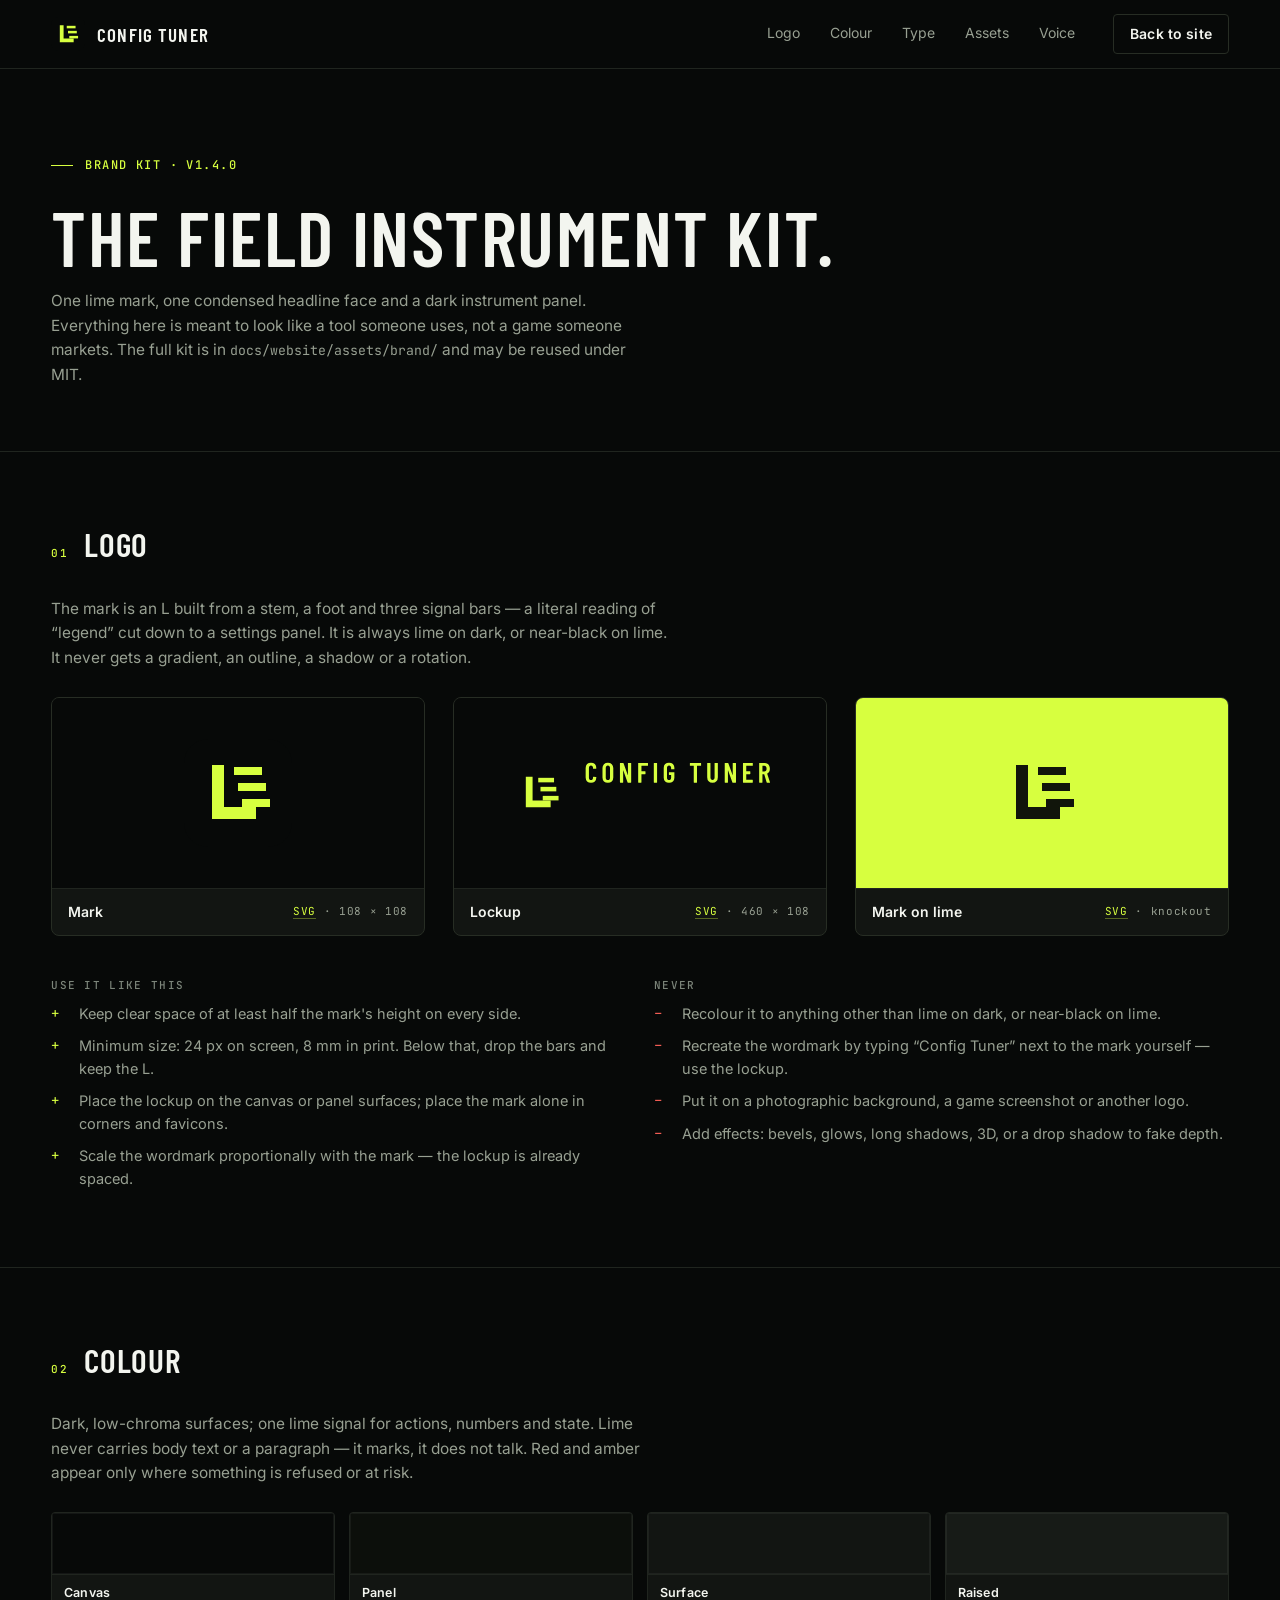
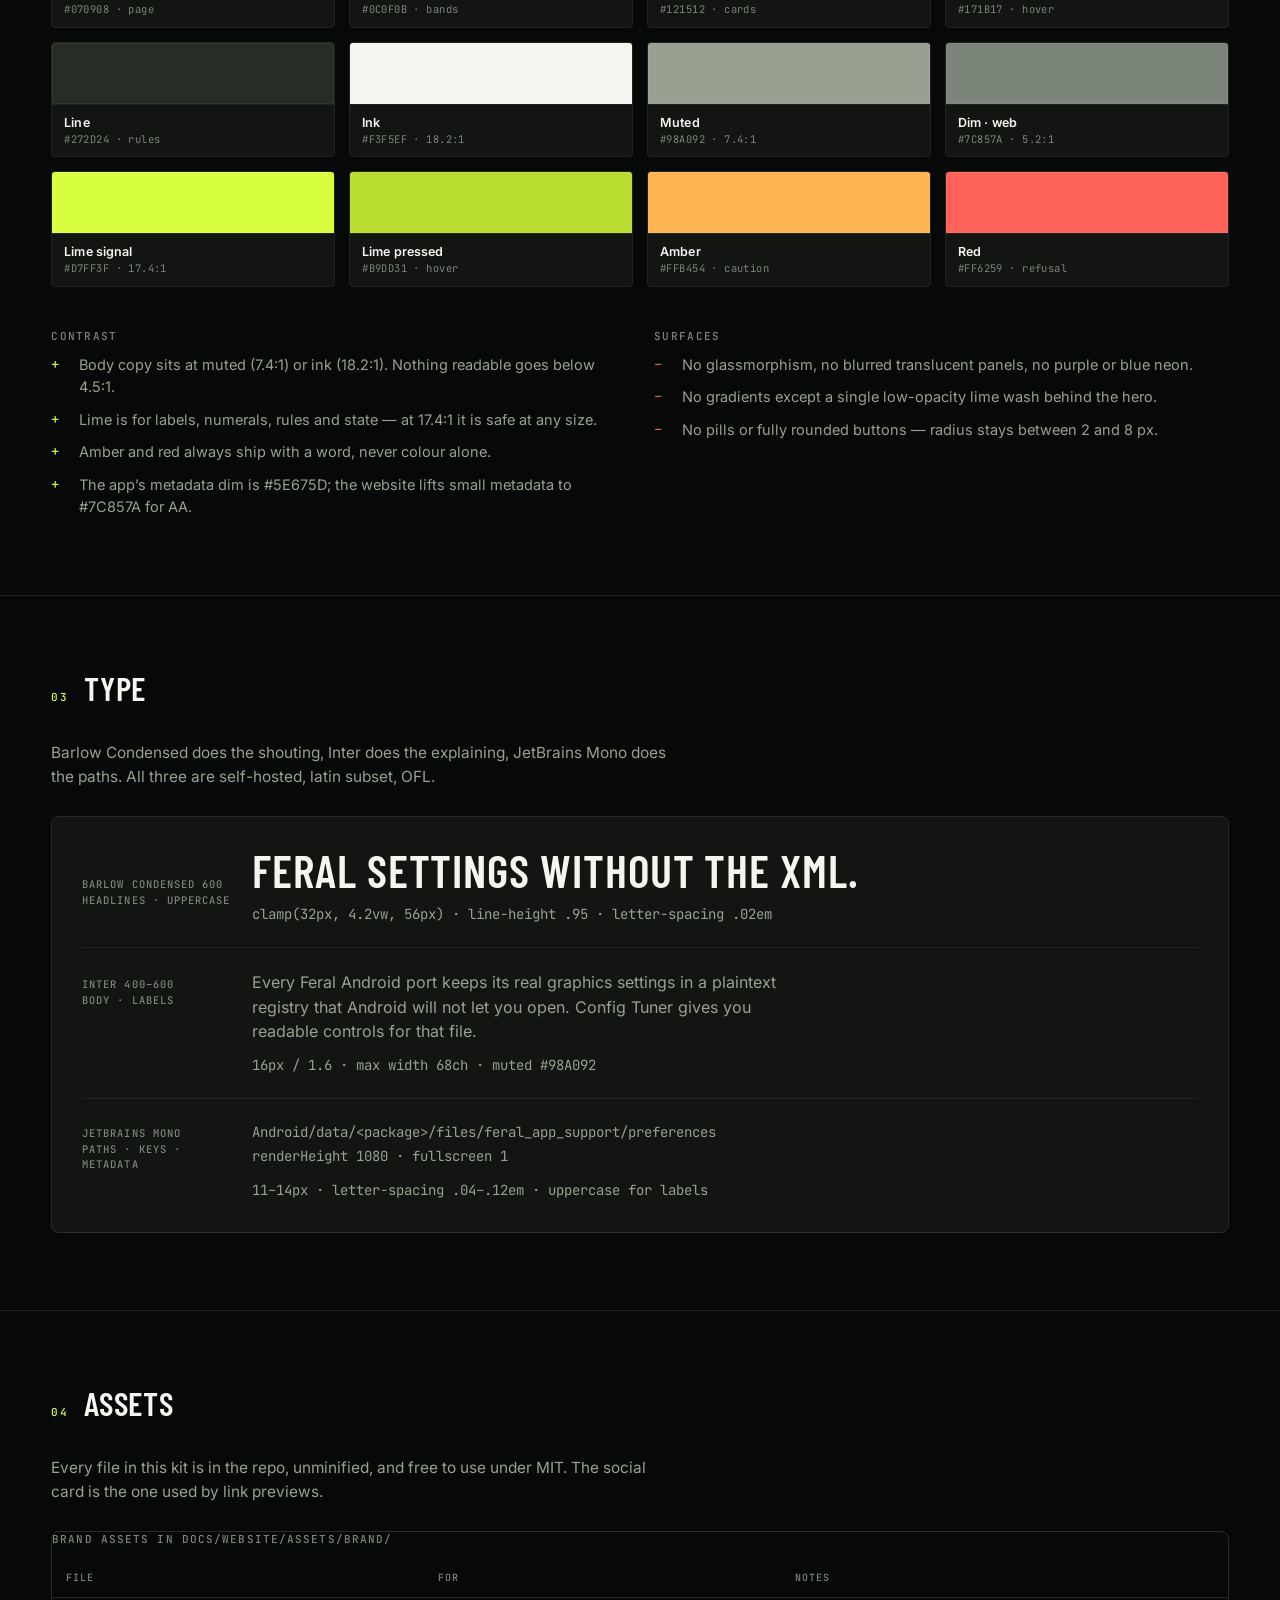
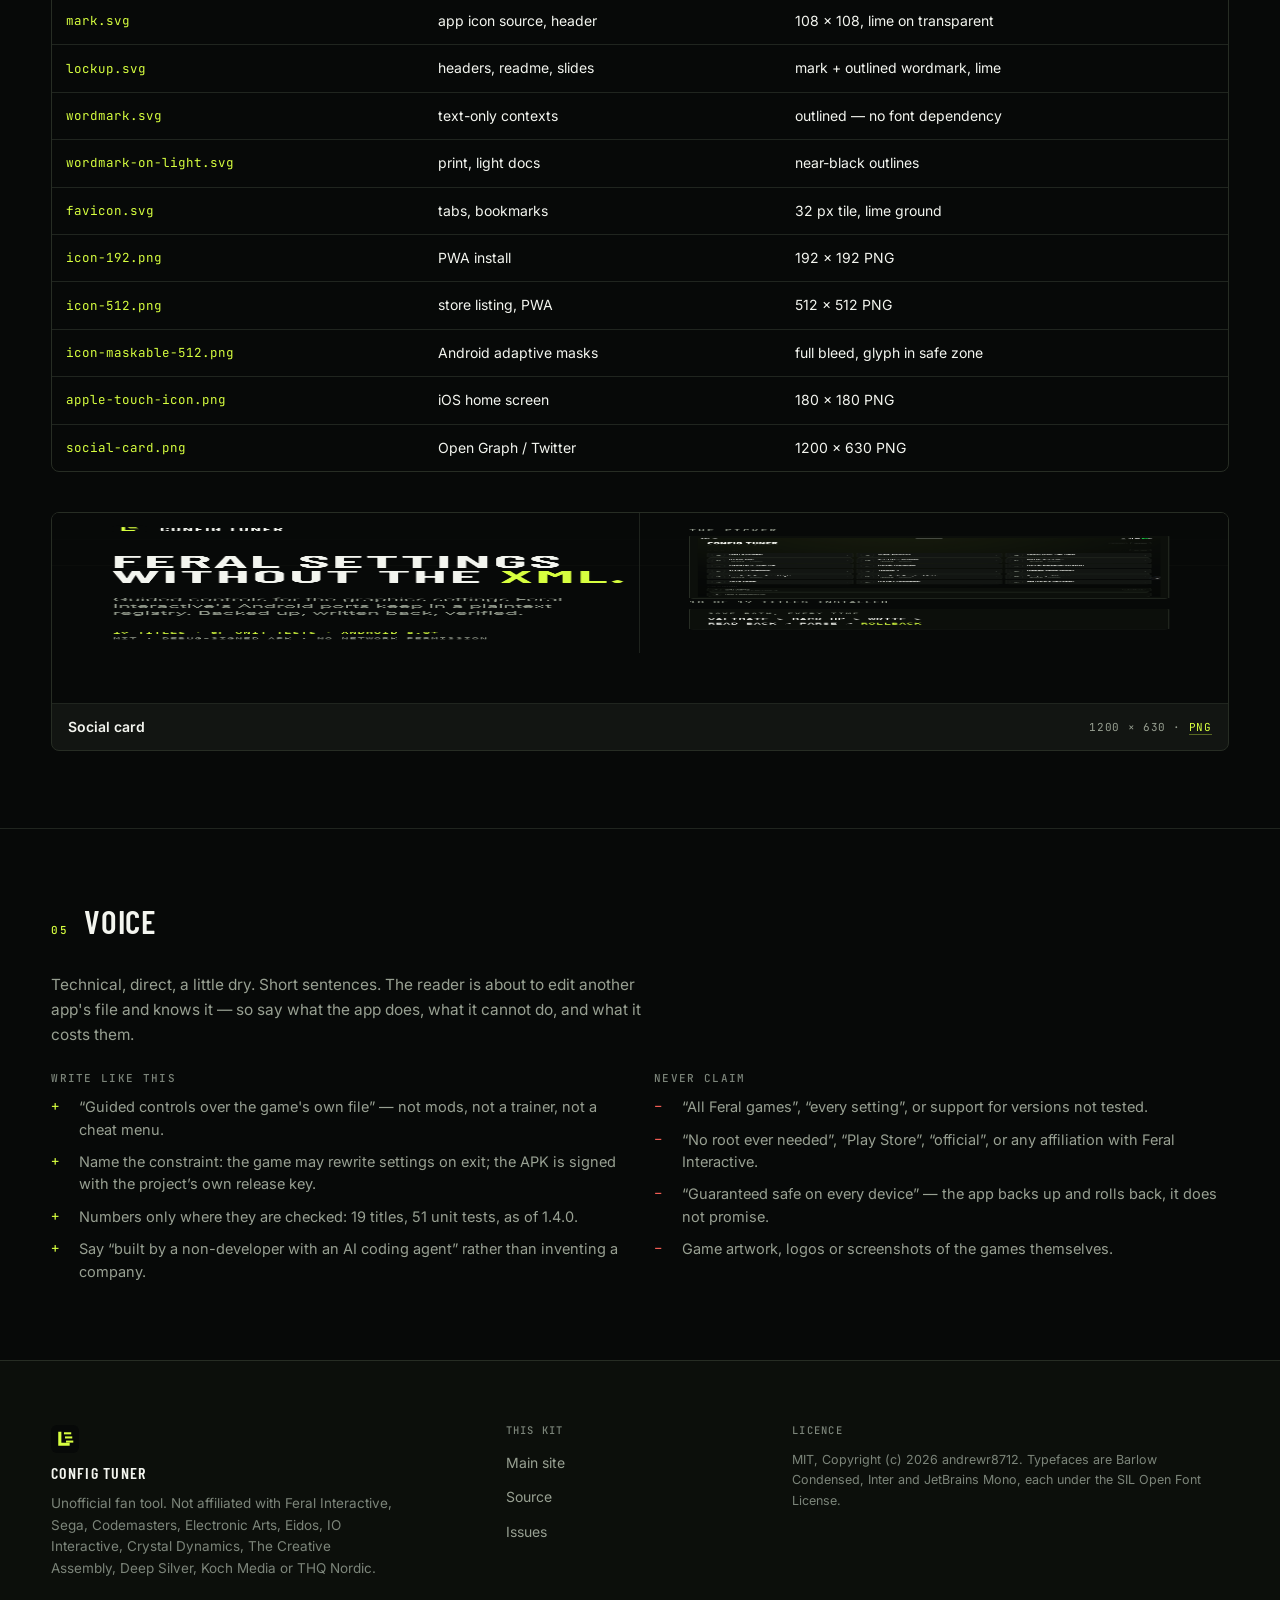
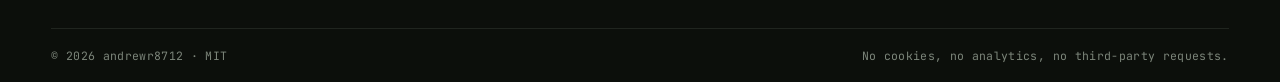
<file: docs/website/brand/index.html>
<!DOCTYPE html>
<html lang="en" class="no-js">
<head>
<meta charset="utf-8">
<meta name="viewport" content="width=device-width, initial-scale=1">
<title>Brand kit — Config Tuner</title>
<meta name="description" content="The Config Tuner brand kit: mark, wordmark, colour tokens, type, voice rules and downloadable assets for an unofficial Feral Interactive settings editor.">
<meta name="theme-color" content="#070908">
<meta name="color-scheme" content="dark">
<link rel="canonical" href="https://andrewr8712.github.io/legend-tuner/brand/">
<link rel="icon" href="../assets/brand/favicon.svg" type="image/svg+xml">
<link rel="icon" href="../assets/brand/icon-32.png" sizes="32x32" type="image/png">
<link rel="apple-touch-icon" href="../assets/brand/apple-touch-icon.png">
<link rel="preload" href="../assets/fonts/barlow-condensed-600.woff2" as="font" type="font/woff2" crossorigin>
<link rel="preload" href="../assets/fonts/inter-var.woff2" as="font" type="font/woff2" crossorigin>
<link rel="stylesheet" href="../assets/css/site.css">
<link rel="stylesheet" href="../assets/css/brand.css">
<script>document.documentElement.classList.replace('no-js','js')</script>
</head>
<body>
<a class="skip" href="#main">Skip to content</a>

<header class="site-head">
  <div class="wrap head-inner">
    <a class="brand" href="../index.html" aria-label="Config Tuner home">
      <img src="../assets/brand/mark.svg" alt="" width="34" height="34">
      <span class="brand-word">Config Tuner</span>
    </a>
    <nav class="site-nav" aria-label="Brand guide sections">
      <a href="#logo">Logo</a>
      <a href="#colour">Colour</a>
      <a href="#type">Type</a>
      <a href="#assets">Assets</a>
      <a href="#voice">Voice</a>
    </nav>
    <a class="btn btn-ghost btn-sm" href="../index.html">Back to site</a>
  </div>
</header>

<main id="main">

  <section class="wrap brand-hero">
    <p class="kicker">Brand kit · v1.4.0</p>
    <h1>The field instrument kit.</h1>
    <p class="sec-lede">One lime mark, one condensed headline face and a dark instrument panel.
      Everything here is meant to look like a tool someone uses, not a game someone markets.
      The full kit is in <code>docs/website/assets/brand/</code> and may be reused under MIT.</p>
  </section>

  <!-- logo -->
  <section class="wrap guide" id="logo">
    <div class="guide-head">
      <span class="guide-no">01</span>
      <h2>Logo</h2>
    </div>
    <p class="sec-lede sec-lede--tight">The mark is an L built from a stem, a foot and three
      signal bars — a literal reading of “legend” cut down to a settings panel. It is always lime on dark,
      or near-black on lime. It never gets a gradient, an outline, a shadow or a rotation.</p>

    <div class="logo-grid">
      <div class="logo-card">
        <div class="logo-stage"><img src="../assets/brand/mark.svg" alt="Config Tuner mark on the dark canvas" width="108" height="108"></div>
        <div class="logo-meta"><span class="name">Mark</span><span class="dl"><a href="../assets/brand/mark.svg">SVG</a> · 108 × 108</span></div>
      </div>
      <div class="logo-card">
        <div class="logo-stage"><img class="word-img" src="../assets/brand/lockup.svg" alt="Config Tuner lockup: mark followed by the wordmark" width="460" height="108"></div>
        <div class="logo-meta"><span class="name">Lockup</span><span class="dl"><a href="../assets/brand/lockup.svg">SVG</a> · 460 × 108</span></div>
      </div>
      <div class="logo-card">
        <div class="logo-stage on-lime"><img src="../assets/brand/mark-on-lime.svg" alt="Config Tuner mark knocked out in near-black on the lime surface" width="108" height="108"></div>
        <div class="logo-meta"><span class="name">Mark on lime</span><span class="dl"><a href="../assets/brand/mark-on-lime.svg">SVG</a> · knockout</span></div>
      </div>
    </div>

    <div class="rules-2 rules-2--spaced">
      <div>
        <p class="rule-title">Use it like this</p>
        <ul class="rule-list yes">
          <li>Keep clear space of at least half the mark's height on every side.</li>
          <li>Minimum size: 24 px on screen, 8 mm in print. Below that, drop the bars and keep the L.</li>
          <li>Place the lockup on the canvas or panel surfaces; place the mark alone in corners and favicons.</li>
          <li>Scale the wordmark proportionally with the mark — the lockup is already spaced.</li>
        </ul>
      </div>
      <div>
        <p class="rule-title">Never</p>
        <ul class="rule-list no">
          <li>Recolour it to anything other than lime on dark, or near-black on lime.</li>
          <li>Recreate the wordmark by typing “Config Tuner” next to the mark yourself — use the lockup.</li>
          <li>Put it on a photographic background, a game screenshot or another logo.</li>
          <li>Add effects: bevels, glows, long shadows, 3D, or a drop shadow to fake depth.</li>
        </ul>
      </div>
    </div>
  </section>

  <!-- colour -->
  <section class="wrap guide" id="colour">
    <div class="guide-head">
      <span class="guide-no">02</span>
      <h2>Colour</h2>
    </div>
    <p class="sec-lede sec-lede--tight">Dark, low-chroma surfaces; one lime signal for
      actions, numbers and state. Lime never carries body text or a paragraph — it marks, it does not
      talk. Red and amber appear only where something is refused or at risk.</p>

    <ul class="swatches">
      <li class="swatch"><div class="chip sw--canvas"></div><div class="meta"><b>Canvas</b><span>#070908 · page</span></div></li>
      <li class="swatch"><div class="chip sw--panel"></div><div class="meta"><b>Panel</b><span>#0C0F0B · bands</span></div></li>
      <li class="swatch"><div class="chip sw--surface"></div><div class="meta"><b>Surface</b><span>#121512 · cards</span></div></li>
      <li class="swatch"><div class="chip sw--raised"></div><div class="meta"><b>Raised</b><span>#171B17 · hover</span></div></li>
      <li class="swatch"><div class="chip sw--line"></div><div class="meta"><b>Line</b><span>#272D24 · rules</span></div></li>
      <li class="swatch"><div class="chip sw--ink"></div><div class="meta"><b>Ink</b><span>#F3F5EF · 18.2:1</span></div></li>
      <li class="swatch"><div class="chip sw--muted"></div><div class="meta"><b>Muted</b><span>#98A092 · 7.4:1</span></div></li>
      <li class="swatch"><div class="chip sw--dim"></div><div class="meta"><b>Dim · web</b><span>#7C857A · 5.2:1</span></div></li>
      <li class="swatch"><div class="chip sw--lime"></div><div class="meta"><b>Lime signal</b><span>#D7FF3F · 17.4:1</span></div></li>
      <li class="swatch"><div class="chip sw--lime-pressed"></div><div class="meta"><b>Lime pressed</b><span>#B9DD31 · hover</span></div></li>
      <li class="swatch"><div class="chip sw--amber"></div><div class="meta"><b>Amber</b><span>#FFB454 · caution</span></div></li>
      <li class="swatch"><div class="chip sw--red"></div><div class="meta"><b>Red</b><span>#FF6259 · refusal</span></div></li>
    </ul>

    <div class="rules-2 rules-2--spaced">
      <div>
        <p class="rule-title">Contrast</p>
        <ul class="rule-list yes">
          <li>Body copy sits at muted (7.4:1) or ink (18.2:1). Nothing readable goes below 4.5:1.</li>
          <li>Lime is for labels, numerals, rules and state — at 17.4:1 it is safe at any size.</li>
          <li>Amber and red always ship with a word, never colour alone.</li>
          <li>The app’s metadata dim is #5E675D; the website lifts small metadata to #7C857A for AA.</li>
        </ul>
      </div>
      <div>
        <p class="rule-title">Surfaces</p>
        <ul class="rule-list no">
          <li>No glassmorphism, no blurred translucent panels, no purple or blue neon.</li>
          <li>No gradients except a single low-opacity lime wash behind the hero.</li>
          <li>No pills or fully rounded buttons — radius stays between 2 and 8 px.</li>
        </ul>
      </div>
    </div>
  </section>

  <!-- type -->
  <section class="wrap guide" id="type">
    <div class="guide-head">
      <span class="guide-no">03</span>
      <h2>Type</h2>
    </div>
    <p class="sec-lede sec-lede--tight">Barlow Condensed does the shouting, Inter does the
      explaining, JetBrains Mono does the paths. All three are self-hosted, latin subset, OFL.</p>

    <div class="type-spec">
      <div class="type-row">
        <span class="type-label">Barlow Condensed 600<br>Headlines · uppercase</span>
        <div>
          <p class="type-sample-display">Feral settings without the XML.</p>
          <p class="type-sample-mono type-note">clamp(32px, 4.2vw, 56px) · line-height .95 · letter-spacing .02em</p>
        </div>
      </div>
      <div class="type-row">
        <span class="type-label">Inter 400–600<br>Body · labels</span>
        <div>
          <p class="type-sample-body">Every Feral Android port keeps its real graphics settings in a
            plaintext registry that Android will not let you open. Config Tuner gives you readable
            controls for that file.</p>
          <p class="type-sample-mono type-note">16px / 1.6 · max width 68ch · muted #98A092</p>
        </div>
      </div>
      <div class="type-row">
        <span class="type-label">JetBrains Mono<br>Paths · keys · metadata</span>
        <div>
          <p class="type-sample-mono">Android/data/&lt;package&gt;/files/feral_app_support/preferences<br>
            renderHeight 1080 · fullscreen 1</p>
          <p class="type-sample-mono type-note">11–14px · letter-spacing .04–.12em · uppercase for labels</p>
        </div>
      </div>
    </div>
  </section>

  <!-- assets -->
  <section class="wrap guide" id="assets">
    <div class="guide-head">
      <span class="guide-no">04</span>
      <h2>Assets</h2>
    </div>
    <p class="sec-lede sec-lede--tight">Every file in this kit is in the repo, unminified, and
      free to use under MIT. The social card is the one used by link previews.</p>

    <div class="table-scroll">
      <table class="asset-table">
        <caption>Brand assets in docs/website/assets/brand/</caption>
        <thead>
          <tr><th scope="col">File</th><th scope="col">For</th><th scope="col">Notes</th></tr>
        </thead>
        <tbody>
          <tr><td><a href="../assets/brand/mark.svg">mark.svg</a></td><td>app icon source, header</td><td>108 × 108, lime on transparent</td></tr>
          <tr><td><a href="../assets/brand/lockup.svg">lockup.svg</a></td><td>headers, readme, slides</td><td>mark + outlined wordmark, lime</td></tr>
          <tr><td><a href="../assets/brand/wordmark.svg">wordmark.svg</a></td><td>text-only contexts</td><td>outlined — no font dependency</td></tr>
          <tr><td><a href="../assets/brand/wordmark-on-light.svg">wordmark-on-light.svg</a></td><td>print, light docs</td><td>near-black outlines</td></tr>
          <tr><td><a href="../assets/brand/favicon.svg">favicon.svg</a></td><td>tabs, bookmarks</td><td>32 px tile, lime ground</td></tr>
          <tr><td><a href="../assets/brand/icon-192.png">icon-192.png</a></td><td>PWA install</td><td>192 × 192 PNG</td></tr>
          <tr><td><a href="../assets/brand/icon-512.png">icon-512.png</a></td><td>store listing, PWA</td><td>512 × 512 PNG</td></tr>
          <tr><td><a href="../assets/brand/icon-maskable-512.png">icon-maskable-512.png</a></td><td>Android adaptive masks</td><td>full bleed, glyph in safe zone</td></tr>
          <tr><td><a href="../assets/brand/apple-touch-icon.png">apple-touch-icon.png</a></td><td>iOS home screen</td><td>180 × 180 PNG</td></tr>
          <tr><td><a href="../assets/brand/social-card.png">social-card.png</a></td><td>Open Graph / Twitter</td><td>1200 × 630 PNG</td></tr>
        </tbody>
      </table>
    </div>

    <figure class="logo-card logo-card--spaced">
      <div class="logo-stage logo-stage--flush"><img src="../assets/brand/social-card.png" alt="Config Tuner social card: mark and wordmark, headline Feral settings without the XML, and the title picker with eighteen of nineteen installed titles." width="1200" height="630" loading="lazy"></div>
      <figcaption class="logo-meta"><span class="name">Social card</span><span class="dl">1200 × 630 · <a href="../assets/brand/social-card.png">PNG</a></span></figcaption>
    </figure>
  </section>

  <!-- voice -->
  <section class="wrap guide" id="voice">
    <div class="guide-head">
      <span class="guide-no">05</span>
      <h2>Voice</h2>
    </div>
    <p class="sec-lede sec-lede--tight">Technical, direct, a little dry. Short sentences. The
      reader is about to edit another app's file and knows it — so say what the app does, what it cannot
      do, and what it costs them.</p>

    <div class="rules-2">
      <div>
        <p class="rule-title">Write like this</p>
        <ul class="rule-list yes">
          <li>“Guided controls over the game's own file” — not mods, not a trainer, not a cheat menu.</li>
          <li>Name the constraint: the game may rewrite settings on exit; the APK is signed with the project’s own release key.</li>
          <li>Numbers only where they are checked: 19 titles, 51 unit tests, as of 1.4.0.</li>
          <li>Say “built by a non-developer with an AI coding agent” rather than inventing a company.</li>
        </ul>
      </div>
      <div>
        <p class="rule-title">Never claim</p>
        <ul class="rule-list no">
          <li>“All Feral games”, “every setting”, or support for versions not tested.</li>
          <li>“No root ever needed”, “Play Store”, “official”, or any affiliation with Feral Interactive.</li>
          <li>“Guaranteed safe on every device” — the app backs up and rolls back, it does not promise.</li>
          <li>Game artwork, logos or screenshots of the games themselves.</li>
        </ul>
      </div>
    </div>
  </section>

</main>

<footer class="site-foot">
  <div class="wrap">
    <div class="foot-grid">
      <div class="foot-brand">
        <img src="../assets/brand/mark.svg" alt="" width="28" height="28">
        <span>Config Tuner</span>
        <p class="foot-note">Unofficial fan tool. Not affiliated with Feral Interactive, Sega,
          Codemasters, Electronic Arts, Eidos, IO Interactive, Crystal Dynamics, The Creative Assembly,
          Deep Silver, Koch Media or THQ Nordic.</p>
      </div>
      <div class="foot-links">
        <h3>This kit</h3>
        <ul>
          <li><a href="../index.html">Main site</a></li>
          <li><a href="https://github.com/andrewr8712/legend-tuner">Source</a></li>
          <li><a href="https://github.com/andrewr8712/legend-tuner/issues">Issues</a></li>
        </ul>
      </div>
      <div class="foot-legal">
        <h3>Licence</h3>
        <p>MIT, Copyright (c) 2026 andrewr8712. Typefaces are Barlow Condensed, Inter and JetBrains Mono,
          each under the SIL Open Font License.</p>
      </div>
    </div>
    <div class="foot-base">
      <span>© 2026 andrewr8712 · MIT</span>
      <span>No cookies, no analytics, no third-party requests.</span>
    </div>
  </div>
</footer>

<script src="../assets/js/site.js" defer></script>
</body>
</html>
</file>
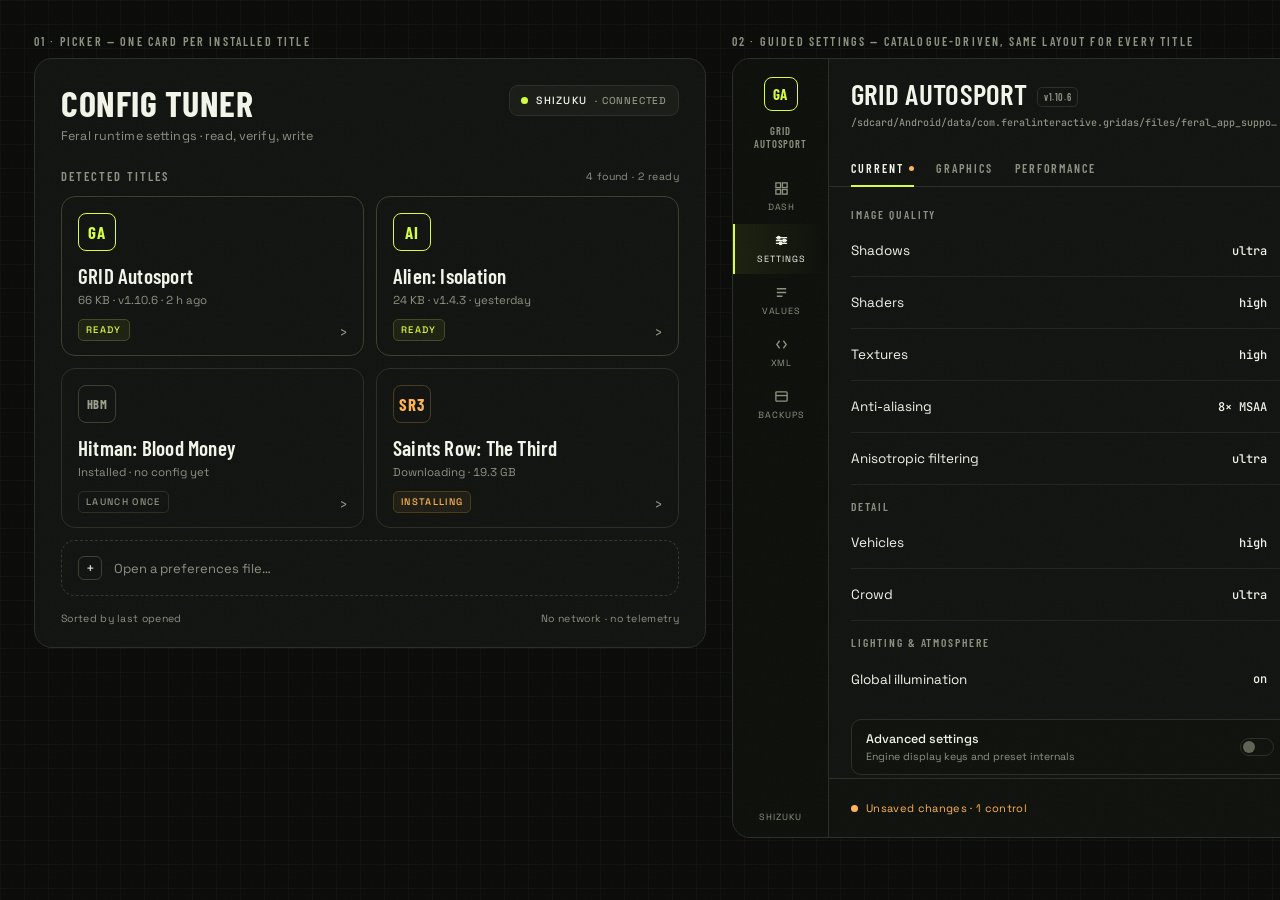
<file: prototype/multi-title.html>
<!DOCTYPE html>
<html lang="en">
<head>
<meta charset="utf-8">
<title>Config Tuner — UI direction</title>
<style>
@font-face{font-family:"Barlow Condensed";src:url("fonts/BarlowCondensed-600.woff2") format("woff2");font-weight:600;font-display:block}
@font-face{font-family:"Barlow Condensed";src:url("fonts/BarlowCondensed-700.woff2") format("woff2");font-weight:700;font-display:block}
@font-face{font-family:"Space Grotesk";src:url("fonts/SpaceGrotesk-400.woff2") format("woff2");font-weight:400;font-display:block}
@font-face{font-family:"Space Grotesk";src:url("fonts/SpaceGrotesk-500.woff2") format("woff2");font-weight:500;font-display:block}
@font-face{font-family:"JetBrains Mono";src:url("fonts/JetBrainsMono-500.woff2") format("woff2");font-weight:500;font-display:block}

:root{
  --ink:#0A0B09; --surface:#111310; --surface2:#191C16; --line:#2A2E23;
  --text:#F3F5EA; --muted:#8C9280; --lime:#D7FF3F; --amber:#FFB454; --red:#FF6252; --steel:#7FA6B8;
}
*{box-sizing:border-box;margin:0;padding:0}
html,body{height:100%}
body{
  background:var(--ink); color:var(--text);
  font-family:"Space Grotesk",sans-serif; -webkit-font-smoothing:antialiased;
  background-image:
    linear-gradient(rgba(255,255,255,.022) 1px, transparent 1px),
    linear-gradient(90deg, rgba(255,255,255,.022) 1px, transparent 1px);
  background-size:24px 24px, 24px 24px;
}
body::after{
  content:""; position:fixed; inset:0; pointer-events:none; opacity:.035;
  background-image:url("data:image/svg+xml;utf8,<svg xmlns='http://www.w3.org/2000/svg' width='120' height='120'><filter id='n'><feTurbulence type='fractalNoise' baseFrequency='0.9' numOctaves='2'/></filter><rect width='120' height='120' filter='url(%23n)'/></svg>");
}
.stage{display:flex; gap:26px; padding:34px 34px 26px; align-items:flex-start}
.panel{background:var(--surface); border:1px solid var(--line); border-radius:18px; overflow:hidden; position:relative}
.caption{font-family:"Barlow Condensed",sans-serif;font-weight:600;font-size:12px;letter-spacing:.18em;color:var(--muted);text-transform:uppercase;margin-bottom:10px}
.col{display:flex;flex-direction:column}

/* ---------- picker ---------- */
.picker{width:672px; padding:26px 26px 22px}
.brand{display:flex; align-items:flex-start; justify-content:space-between}
.wordmark{font-family:"Barlow Condensed",sans-serif;font-weight:700;font-size:36px;letter-spacing:.015em;line-height:1}
.sub{font-size:12.5px;color:var(--muted);margin-top:7px;letter-spacing:.01em}
.chip{display:flex;align-items:center;gap:8px;border:1px solid var(--line);border-radius:9px;padding:8px 11px;background:var(--surface2)}
.dot{width:7px;height:7px;border-radius:50%;background:var(--lime)}
.chip span{font-size:10.5px;letter-spacing:.12em;font-weight:500}
.chip .mode{color:var(--text)}
.chip .sub2{color:var(--muted);font-size:10px;letter-spacing:.08em}
.sect{margin:24px 0 12px;display:flex;align-items:center;justify-content:space-between}
.sect b{font-family:"Barlow Condensed",sans-serif;font-weight:600;font-size:12.5px;letter-spacing:.16em;color:var(--muted);text-transform:uppercase}
.sect i{font-style:normal;font-size:10.5px;color:var(--muted);letter-spacing:.04em}
.grid{display:grid;grid-template-columns:1fr 1fr;gap:12px}
.card{background:var(--surface);border:1px solid var(--line);border-radius:14px;padding:16px 16px 14px;display:flex;flex-direction:column;min-height:132px;position:relative}
.card.ready{border-color:#3A4029}
.mono-tile.small{font-size:12.5px;letter-spacing:.02em}
.mono-tile{width:38px;height:38px;border:1px solid var(--lime);color:var(--lime);border-radius:8px;display:flex;align-items:center;justify-content:center;font-family:"Barlow Condensed",sans-serif;font-weight:700;font-size:17px;letter-spacing:.04em}
.card h3{font-family:"Barlow Condensed",sans-serif;font-weight:600;font-size:21px;letter-spacing:.01em;margin-top:14px;line-height:1.05}
.meta{font-size:11.5px;color:var(--muted);margin-top:6px;font-variant-numeric:tabular-nums}
.state{margin-top:auto;display:flex;align-items:center;justify-content:space-between;padding-top:12px}
.badge{font-size:9.5px;letter-spacing:.14em;font-weight:500;padding:4px 7px;border-radius:5px;border:1px solid var(--line);color:var(--muted)}
.badge.ok{color:var(--lime);border-color:#414A22;background:rgba(215,255,63,.06)}
.badge.warn{color:var(--amber);border-color:#4A3A1E;background:rgba(255,180,84,.06)}
.chev{color:var(--muted);font-size:15px}
.openfile{grid-column:1/-1;border:1px dashed #333828;border-radius:14px;padding:15px 16px;display:flex;align-items:center;gap:12px;color:var(--muted);font-size:13px;background:transparent}
.plus{width:24px;height:24px;border:1px solid #3A4030;border-radius:6px;display:flex;align-items:center;justify-content:center;color:var(--text);font-size:14px}
.foot{margin-top:16px;display:flex;justify-content:space-between;font-size:10.5px;color:var(--muted);letter-spacing:.03em}

/* ---------- settings ---------- */
.settings{width:884px; display:flex; height:780px}
.rail{width:96px;border-right:1px solid var(--line);display:flex;flex-direction:column;align-items:center;padding:18px 0 14px;gap:6px;background:#0D0F0B}
.rail .mono-tile{width:34px;height:34px;font-size:15px}
.gamename{font-family:"Barlow Condensed",sans-serif;font-size:10.5px;letter-spacing:.09em;color:var(--muted);text-align:center;line-height:1.2;margin:8px 0 16px;max-width:70px;text-transform:uppercase}
.nav{display:flex;flex-direction:column;gap:2px;width:100%}
.nav a{display:flex;flex-direction:column;align-items:center;gap:5px;padding:9px 0;color:var(--muted);text-decoration:none;font-size:9px;letter-spacing:.11em;text-transform:uppercase;border-left:2px solid transparent}
.nav a.on{color:var(--text);border-left:2px solid var(--lime);background:linear-gradient(90deg,rgba(215,255,63,.07),transparent)}
.nav svg{width:15px;height:15px;stroke:currentColor;fill:none;stroke-width:1.4}
.rail .bottom{margin-top:auto;font-size:9px;letter-spacing:.1em;color:var(--muted);text-align:center}
.main{flex:1;display:flex;flex-direction:column;min-width:0}
.top{padding:20px 22px 0;display:flex;align-items:flex-start;justify-content:space-between}
.title{font-family:"Barlow Condensed",sans-serif;font-weight:600;font-size:29px;letter-spacing:.01em;line-height:1}
.vchip{margin-left:10px;font-size:10px;color:var(--muted);border:1px solid var(--line);border-radius:5px;padding:3px 6px;vertical-align:4px;letter-spacing:.06em}
.path{font-family:"JetBrains Mono",monospace;font-size:10px;color:var(--muted);margin-top:8px;white-space:nowrap;overflow:hidden;text-overflow:ellipsis;max-width:430px}
.tabs{display:flex;gap:22px;padding:18px 22px 0;border-bottom:1px solid var(--line);margin-top:14px}
.tab{font-family:"Barlow Condensed",sans-serif;font-size:12px;letter-spacing:.16em;color:var(--muted);padding-bottom:11px;position:relative;text-transform:uppercase}
.tab.on{color:var(--text)}
.tab.on::after{content:"";position:absolute;left:0;right:0;bottom:-1px;height:2px;background:var(--lime)}
.tab .mod{display:inline-block;width:5px;height:5px;border-radius:50%;background:var(--amber);margin-left:6px;vertical-align:2px}
.body{display:flex;flex:1;min-height:0}
.list{flex:1;padding:6px 22px 16px;overflow:hidden}
.grp{font-family:"Barlow Condensed",sans-serif;font-size:11.5px;letter-spacing:.17em;color:var(--muted);text-transform:uppercase;margin:14px 0 4px}
.row{display:flex;align-items:center;justify-content:space-between;height:52px;border-bottom:1px solid rgba(42,46,35,.65)}
.row .lab{font-size:13.5px}
.row .val{font-family:"JetBrains Mono",monospace;font-size:12px;color:var(--text);margin-left:auto;margin-right:16px;font-variant-numeric:tabular-nums}
.row .chev{font-size:13px;color:#4C5245}
.row .val.dim{color:var(--muted)}
.adv{margin-top:14px;border:1px solid var(--line);border-radius:10px;padding:11px 14px;display:flex;align-items:center;justify-content:space-between;background:#0F110D}
.adv b{font-size:12.5px;font-weight:500;display:block}
.adv span{font-size:10.5px;color:var(--muted);display:block;margin-top:3px}
.switch{width:34px;height:18px;border-radius:9px;border:1px solid var(--line);position:relative;flex:none}
.switch::after{content:"";position:absolute;left:2px;top:2px;width:12px;height:12px;border-radius:50%;background:#5E6455}
.dirtybar{margin-top:auto;border-top:1px solid var(--line);padding:12px 22px;display:flex;align-items:center;justify-content:space-between;background:#0F110D}
.dirty{display:flex;align-items:center;gap:8px;font-size:11px;color:var(--amber);letter-spacing:.03em}
.save{background:var(--lime);color:#12140C;border:none;border-radius:9px;padding:9px 15px;font-family:"Space Grotesk",sans-serif;font-weight:500;font-size:12px}
.ghost{background:transparent;color:var(--text);border:1px solid var(--line);border-radius:9px;padding:8px 13px;font-family:"Space Grotesk",sans-serif;font-size:12px}
.insp{width:304px;border-left:1px solid var(--line);background:var(--surface2);padding:20px 18px;display:flex;flex-direction:column}
.insp .kicker{font-size:9.5px;letter-spacing:.16em;color:var(--muted);text-transform:uppercase}
.insp h2{font-family:"Barlow Condensed",sans-serif;font-weight:600;font-size:26px;margin-top:6px}
.insp p{font-size:12px;line-height:1.55;color:#B9BFAE;margin-top:10px}
.seg{display:grid;grid-template-columns:1fr 1fr;gap:6px;margin-top:16px}
.seg div{border:1px solid var(--line);border-radius:8px;padding:9px 0;text-align:center;font-size:11.5px;color:var(--muted)}
.seg div.on{border-color:var(--lime);color:var(--lime);background:rgba(215,255,63,.07)}
.cost{margin-top:18px}
.cost .cap{display:flex;justify-content:space-between;font-size:10px;color:var(--muted);letter-spacing:.08em}
.bars{display:flex;gap:4px;margin-top:7px}
.bars i{height:4px;flex:1;background:#2C3124;border-radius:2px}
.bars i.f{background:var(--lime)}
.scope{margin-top:16px;font-size:10.5px;color:var(--muted);border-top:1px solid var(--line);padding-top:12px}
.kv{display:flex;justify-content:space-between;font-size:11px;padding:7px 0;border-bottom:1px solid rgba(42,46,35,.6)}
.kv span{color:var(--muted)}
.kv b{font-family:"JetBrains Mono",monospace;font-weight:500;font-size:11px}
.insp .actions{margin-top:auto;display:flex;gap:8px}
.insp .actions .save{flex:1}
</style>
</head>
<body>
<div class="stage">

  <!-- ============ picker ============ -->
  <div class="col">
    <div class="caption">01 · Picker — one card per installed title</div>
    <div class="panel picker">
      <div class="brand">
        <div>
          <div class="wordmark">CONFIG TUNER</div>
          <div class="sub">Feral runtime settings · read, verify, write</div>
        </div>
        <div class="chip"><span class="dot"></span><span class="mode">SHIZUKU</span><span class="sub2">· CONNECTED</span></div>
      </div>

      <div class="sect"><b>Detected titles</b><i>4 found · 2 ready</i></div>
      <div class="grid">
        <div class="card ready">
          <div class="mono-tile">GA</div>
          <h3>GRID Autosport</h3>
          <div class="meta">66 KB · v1.10.6 · 2 h ago</div>
          <div class="state"><span class="badge ok">READY</span><span class="chev">›</span></div>
        </div>
        <div class="card ready">
          <div class="mono-tile">AI</div>
          <h3>Alien: Isolation</h3>
          <div class="meta">24 KB · v1.4.3 · yesterday</div>
          <div class="state"><span class="badge ok">READY</span><span class="chev">›</span></div>
        </div>
        <div class="card">
          <div class="mono-tile small" style="border-color:#3A4030;color:#9AA18C">HBM</div>
          <h3>Hitman: Blood Money</h3>
          <div class="meta">Installed · no config yet</div>
          <div class="state"><span class="badge">LAUNCH ONCE</span><span class="chev">›</span></div>
        </div>
        <div class="card">
          <div class="mono-tile" style="border-color:#4A3A1E;color:var(--amber)">SR3</div>
          <h3>Saints Row: The Third</h3>
          <div class="meta">Downloading · 19.3 GB</div>
          <div class="state"><span class="badge warn">INSTALLING</span><span class="chev">›</span></div>
        </div>
        <div class="openfile"><span class="plus">+</span> Open a preferences file…</div>
      </div>

      <div class="foot"><span>Sorted by last opened</span><span>No network · no telemetry</span></div>
    </div>
  </div>

  <!-- ============ settings ============ -->
  <div class="col">
    <div class="caption">02 · Guided settings — catalogue-driven, same layout for every title</div>
    <div class="panel settings">
      <div class="rail">
        <div class="mono-tile">GA</div>
        <div class="gamename">Grid<br>Autosport</div>
        <div class="nav">
          <a href="#"><svg viewBox="0 0 16 16"><rect x="2" y="2" width="5" height="5"/><rect x="9" y="2" width="5" height="5"/><rect x="2" y="9" width="5" height="5"/><rect x="9" y="9" width="5" height="5"/></svg>Dash</a>
          <a class="on" href="#"><svg viewBox="0 0 16 16"><path d="M2 5h12M2 8h12M2 11h12"/><circle cx="5" cy="5" r="1.4"/><circle cx="11" cy="8" r="1.4"/><circle cx="7" cy="11" r="1.4"/></svg>Settings</a>
          <a href="#"><svg viewBox="0 0 16 16"><path d="M3 4h10M3 8h10M3 12h6"/></svg>Values</a>
          <a href="#"><svg viewBox="0 0 16 16"><path d="M6 4L3 8l3 4M10 4l3 4-3 4"/></svg>XML</a>
          <a href="#"><svg viewBox="0 0 16 16"><rect x="2" y="3" width="12" height="10" rx="1"/><path d="M2 7h12"/></svg>Backups</a>
        </div>
        <div class="bottom">SHIZUKU</div>
      </div>

      <div class="main">
        <div class="top">
          <div>
            <div class="title">GRID AUTOSPORT<span class="vchip">v1.10.6</span></div>
            <div class="path">/sdcard/Android/data/com.feralinteractive.gridas/files/feral_app_support/preferences</div>
          </div>
          <div class="chip"><span class="dot"></span><span class="mode">EDITING</span></div>
        </div>

        <div class="tabs">
          <div class="tab on">Current<span class="mod"></span></div>
          <div class="tab">Graphics</div>
          <div class="tab">Performance</div>
        </div>

        <div class="body">
          <div class="list">
            <div class="grp">Image quality</div>
            <div class="row"><span class="lab">Shadows</span><span class="val">ultra</span><span class="chev">›</span></div>
            <div class="row"><span class="lab">Shaders</span><span class="val">high</span><span class="chev">›</span></div>
            <div class="row"><span class="lab">Textures</span><span class="val">high</span><span class="chev">›</span></div>
            <div class="row"><span class="lab">Anti-aliasing</span><span class="val">8× MSAA</span><span class="chev">›</span></div>
            <div class="row"><span class="lab">Anisotropic filtering</span><span class="val">ultra</span><span class="chev">›</span></div>
            
            <div class="grp">Detail</div>
            <div class="row"><span class="lab">Vehicles</span><span class="val">high</span><span class="chev">›</span></div>
            <div class="row"><span class="lab">Crowd</span><span class="val">ultra</span><span class="chev">›</span></div>

            <div class="grp">Lighting &amp; atmosphere</div>
            <div class="row" style="border-bottom:none"><span class="lab">Global illumination</span><span class="val">on</span><span class="chev">›</span></div>
            <div class="adv"><div><b>Advanced settings</b><span>Engine display keys and preset internals</span></div><div class="switch"></div></div>
          </div>

          <div class="insp">
            <div class="kicker">Image quality · applied to current</div>
            <h2>Shadows</h2>
            <p>Dynamic shadow maps for cars, trackside furniture and the crowd. Higher tiers raise map resolution, cascade distance and the number of casters.</p>
            <div class="seg"><div class="on">Ultra</div><div>High</div><div>Medium</div><div>Low</div></div>
            <div class="cost">
              <div class="cap"><span>Cost</span><span>GPU · CPU</span></div>
              <div class="bars"><i class="f"></i><i class="f"></i><i class="f"></i><i class="f"></i><i></i></div>
            </div>
            <div class="scope">Applied to the current preset. The game reads it on its next launch.</div>
            <div style="margin-top:12px">
              <div class="kv"><span>High preset</span><b>high</b></div>
              <div class="kv"><span>Power saver</span><b>ultralow</b></div>
            </div>
            <div class="actions"><button class="save">Apply</button><button class="ghost">Reset</button></div>
          </div>
        </div>

        <div class="dirtybar">
          <div class="dirty"><span class="dot" style="background:var(--amber)"></span>Unsaved changes · 1 control</div>
          <div style="display:flex;gap:8px"><button class="ghost">Discard</button><button class="save">Save changes</button></div>
        </div>
      </div>
    </div>
  </div>
</div>
</body>
</html>
</file>
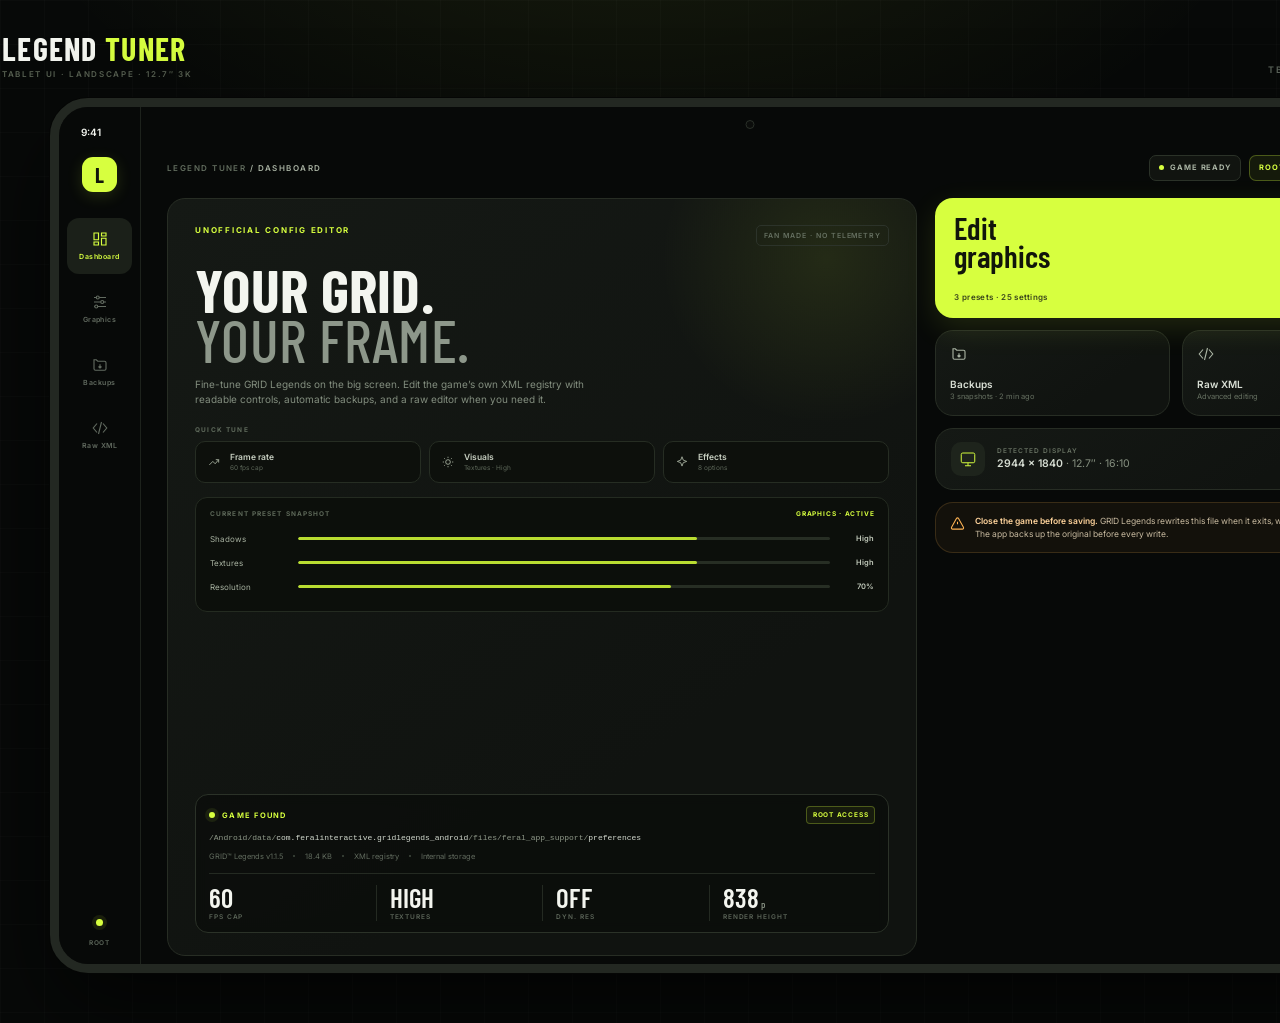
<file: prototype/tablet.html>
<!doctype html>
<html lang="en">
<head>
<meta charset="utf-8">
<meta name="viewport" content="width=device-width,initial-scale=1">
<title>Legend Tuner — Tablet UI</title>
<style>
@font-face{font-family:'Barlow Condensed';src:url('fonts/BarlowCondensed-500.woff2') format('woff2');font-weight:500}
@font-face{font-family:'Barlow Condensed';src:url('fonts/BarlowCondensed-600.woff2') format('woff2');font-weight:600}
@font-face{font-family:'Barlow Condensed';src:url('fonts/BarlowCondensed-700.woff2') format('woff2');font-weight:700}
@font-face{font-family:'Inter';src:url('fonts/Inter-400.woff2') format('woff2');font-weight:100 900}
:root{
  --bg:#070908;--ink:#F3F5EF;--muted:#98A092;--dim:#5E675D;
  --card:#121512;--card2:#171B17;--line:#252B24;
  --lime:#D7FF3F;--orange:#FFB454;--red:#FF6259;
}
*{box-sizing:border-box;margin:0;padding:0}
html,body{background:var(--bg);color:var(--ink);font-family:Inter,system-ui,sans-serif}
body{min-height:100vh;background:radial-gradient(1000px 600px at 50% -180px,rgba(215,255,63,.09),transparent 65%),linear-gradient(rgba(255,255,255,.017) 1px,transparent 1px),linear-gradient(90deg,rgba(255,255,255,.017) 1px,transparent 1px),var(--bg);background-size:auto,44px 44px,44px 44px,auto}
.stage{width:1500px;margin:0 auto;padding:34px 0 50px}
.brandline{display:flex;align-items:flex-end;justify-content:space-between;padding:0 2px 20px}
.mark{font-family:'Barlow Condensed';font-weight:700;font-size:32px;letter-spacing:.04em;line-height:.9}
.mark span{color:var(--lime)}
.mark small{display:block;font-family:Inter;font-size:8px;letter-spacing:.21em;color:#596253;font-weight:600;margin-top:8px}
.meta{text-align:right;font-size:9px;letter-spacing:.18em;text-transform:uppercase;color:var(--dim);font-weight:600;line-height:1.8}
.meta b{color:#9DA793;font-weight:600}
.device-wrap{display:flex;justify-content:center}
.device{
  width:1400px;height:875px;border-radius:38px;background:#050605;border:9px solid #232822;position:relative;overflow:hidden;
  box-shadow:0 0 0 1px #050605,0 38px 90px rgba(0,0,0,.6),inset 0 0 0 1px rgba(255,255,255,.04)
}
.device:before{content:"";position:absolute;top:13px;left:50%;transform:translateX(-50%);width:7px;height:7px;border-radius:50%;background:#0B0D0B;border:1px solid #2A3029;z-index:60}
.screen{position:absolute;inset:0;border-radius:29px;overflow:hidden;background:var(--bg);display:flex}
.status{height:37px;position:absolute;top:0;left:0;right:0;display:flex;align-items:flex-end;justify-content:space-between;padding:0 22px 6px;font-size:10px;font-weight:600;z-index:50;pointer-events:none}
.status .icons{display:flex;gap:10px;align-items:center;opacity:.9}
.sig{display:flex;gap:2px;align-items:flex-end;height:8px}.sig i{display:block;width:2.5px;background:var(--ink);border-radius:1px}.sig i:nth-child(1){height:3px}.sig i:nth-child(2){height:4px}.sig i:nth-child(3){height:6px}.sig i:nth-child(4){height:8px}
.batt{width:17px;height:8px;border:1px solid var(--ink);border-radius:2px;position:relative}.batt:before{content:"";position:absolute;left:1.5px;top:1.5px;bottom:1.5px;width:10px;background:var(--ink);border-radius:1px}.batt:after{content:"";position:absolute;right:-3px;top:2px;width:2px;height:3px;background:var(--ink);border-radius:0 1px 1px 0}
.wifi{font-size:10px;letter-spacing:-1px}

/* rail */
.rail{width:82px;flex:0 0 82px;border-right:1px solid #1D221C;padding-top:50px;display:flex;flex-direction:column;align-items:center;position:relative;z-index:20}
.logo{width:35px;height:35px;border-radius:11px;background:var(--lime);display:flex;align-items:center;justify-content:center;color:#11150B;font-family:'Barlow Condensed';font-weight:700;font-size:21px;box-shadow:0 4px 16px rgba(215,255,63,.14)}
.rail-items{margin-top:26px;display:flex;flex-direction:column;gap:7px;width:100%;padding:0 8px}
.rail-item{height:56px;border-radius:12px;display:flex;flex-direction:column;align-items:center;justify-content:center;gap:4px;color:#626B60;font-size:7px;letter-spacing:.07em;font-weight:600}
.rail-item svg{width:18px;height:18px;stroke:currentColor;fill:none;stroke-width:1.5}
.rail-item.active{background:#1B2019;color:var(--lime)}
.rail-item.active svg{stroke:var(--lime)}
.rail-foot{margin-top:auto;padding-bottom:17px;display:flex;flex-direction:column;align-items:center;gap:13px}
.dot-conn{width:7px;height:7px;border-radius:50%;background:var(--lime);box-shadow:0 0 0 4px rgba(215,255,63,.09)}
.rail-foot .lbl{font-size:6.5px;letter-spacing:.14em;color:#5D675B;font-weight:600}

.main{flex:1;min-width:0;padding:44px 24px 0 26px;position:relative;height:100%}
.topline{height:34px;display:flex;align-items:center;justify-content:space-between;margin-bottom:13px}
.crumb{font-size:8px;letter-spacing:.18em;font-weight:600;color:#626D5E;text-transform:uppercase}
.crumb b{color:#A8B2A2;font-weight:600}
.crumb-editor{display:none}
body.editor .crumb-home{display:none}
body.editor .crumb-editor{display:inline}
.top-actions{display:flex;align-items:center;gap:8px}
.pill{height:26px;border-radius:7px;border:1px solid #2B3228;background:#111410;display:flex;align-items:center;gap:6px;padding:0 9px;font-size:7.5px;letter-spacing:.12em;font-weight:700;color:#AAB4A4}
.pill .live{width:5px;height:5px;border-radius:50%;background:var(--lime)}
.pill.lime{border-color:rgba(215,255,63,.28);background:rgba(215,255,63,.07);color:var(--lime)}
.ghostbtn{height:26px;border-radius:7px;border:1px solid #2B3228;background:#111410;color:#8E9889;font-size:8px;font-weight:600;padding:0 10px;display:flex;align-items:center;gap:6px}
.ghostbtn svg{width:13px;height:13px;stroke:currentColor;fill:none;stroke-width:1.6}

/* common */
.eyebrow{font-size:8px;letter-spacing:.22em;text-transform:uppercase;color:var(--lime);font-weight:700}
.hero-title{font-family:'Barlow Condensed';font-size:60px;line-height:.84;font-weight:700;letter-spacing:.005em}
.hero-title span{color:#8D978A;font-weight:500}
.card{background:linear-gradient(145deg,#151915,#101310 70%);border:1px solid #272D24;border-radius:18px}
.card.flat{background:var(--card)}
.sec-title{font-family:'Barlow Condensed';font-size:23px;font-weight:600;letter-spacing:.01em;line-height:1}
.sec-sub{font-size:8.5px;color:#707A6C;margin-top:3px}
.row{display:flex;align-items:center;gap:11px;min-height:50px;padding:0 15px;border-top:1px solid #20251F}
.row:first-child{border-top:0}
.row .name{font-size:10.5px;font-weight:500;color:#DDE2D9}
.row .desc{font-size:8px;color:#667061;margin-top:2px}
.row .val{margin-left:auto;font-size:9.5px;font-weight:600;color:#AEB7A7;display:flex;align-items:center;gap:7px}
.row .val.lime{color:var(--lime)}
.chev{width:5px;height:8px;border-right:1px solid #50594B;border-top:1px solid #50594B;transform:rotate(45deg)}
.chip{font-size:7.5px;padding:4px 7px;border-radius:5px;background:#242A20;color:#D8FF5B;border:1px solid #37402E;font-weight:600}
.toggle{width:33px;height:18px;border-radius:10px;background:#2B3129;position:relative;border:1px solid #3A4236;flex:0 0 auto}
.toggle:after{content:"";position:absolute;width:12px;height:12px;border-radius:50%;background:#828C7C;top:2px;left:2px}
.toggle.on{background:rgba(215,255,63,.16);border-color:rgba(215,255,63,.3)}
.toggle.on:after{background:var(--lime);left:17px}
.slider{padding:13px 15px 14px;border-top:1px solid #20251F}
.slider-top{display:flex;align-items:center;justify-content:space-between}
.slider-top .name{font-size:10.5px;font-weight:500;color:#DDE2D9}
.slider-top .val{font-size:9px;color:var(--lime);font-weight:600}
.track{height:4px;border-radius:2px;background:#2B3129;margin-top:11px;position:relative}
.track .fill{position:absolute;left:0;top:0;bottom:0;width:66%;background:linear-gradient(90deg,#8FA92A,var(--lime));border-radius:2px}
.track .thumb{position:absolute;left:66%;top:50%;width:13px;height:13px;border-radius:50%;background:var(--lime);transform:translate(-50%,-50%);border:3px solid #1A1F16;box-shadow:0 0 0 1px #718134}
.scale{display:flex;justify-content:space-between;font-size:7px;color:#50584D;margin-top:6px}

/* ============ HOME ============ */
.snapshot{margin-top:14px;position:relative;z-index:1;background:#0C0F0B;border:1px solid #242B21;border-radius:12px;padding:12px 14px}
.snap-top{display:flex;align-items:center;justify-content:space-between;margin-bottom:9px}
.snap-top .k{font-size:6.5px;letter-spacing:.17em;color:#5D6859;font-weight:700}
.snap-top .v{font-size:6.5px;letter-spacing:.12em;color:var(--lime);font-weight:700}
.snap-row{display:flex;align-items:center;gap:10px;height:24px}
.snap-row .n{font-size:8px;color:#A8B2A1;width:78px;flex:0 0 auto}
.snap-row .bar{height:3px;border-radius:2px;background:#272E24;flex:1;position:relative;overflow:hidden}
.snap-row .bar i{position:absolute;left:0;top:0;bottom:0;border-radius:2px;background:#B9DD31}
.snap-row .v{font-size:7.5px;color:#C4CCBD;width:34px;text-align:right;font-weight:600}

.quick{margin-top:18px;position:relative;z-index:1}
.quick-head{font-size:6.5px;letter-spacing:.18em;color:#5E695B;font-weight:700;margin-bottom:7px}
.quick-grid{display:grid;grid-template-columns:repeat(3,1fr);gap:8px}
.quick-item{background:#0D100C;border:1px solid #262D23;border-radius:10px;padding:10px 11px;display:flex;align-items:center;gap:9px}
.quick-item svg{width:14px;height:14px;stroke:#A9B3A2;fill:none;stroke-width:1.5;flex:0 0 auto}
.quick-item .qt{font-size:8.5px;font-weight:600;color:#C7CFC1}
.quick-item .qs{font-size:6.5px;color:#5D6759;margin-top:2px}

.home-view{display:flex;flex-direction:column;height:calc(100% - 34px)}
.home-grid{display:grid;grid-template-columns:1.34fr .86fr;gap:18px;flex:1;min-height:0}
.hero{padding:26px 27px 22px;position:relative;overflow:hidden;display:flex;flex-direction:column}
.hero:after{content:"";position:absolute;right:-90px;top:-120px;width:360px;height:360px;border-radius:50%;background:radial-gradient(circle,rgba(215,255,63,.09),transparent 65%)}
.hero-top{display:flex;justify-content:space-between;align-items:flex-start;position:relative;z-index:1}
.fanmade{font-size:7px;letter-spacing:.14em;color:#667061;border:1px solid #2C332A;padding:5px 7px;border-radius:5px;font-weight:600}
.hero .sub{font-size:10px;line-height:1.55;color:#828D7E;margin-top:12px;max-width:390px}
.game-strip{margin-top:auto;background:rgba(9,11,9,.58);border:1px solid #2B3228;border-radius:13px;padding:11px 13px;position:relative;z-index:1;backdrop-filter:blur(6px)}
.gs-top{display:flex;align-items:center;gap:7px}
.gs-dot{width:6px;height:6px;border-radius:50%;background:var(--lime);box-shadow:0 0 0 4px rgba(215,255,63,.08)}
.gs-title{font-size:7.5px;letter-spacing:.17em;font-weight:700;color:var(--lime)}
.gs-access{margin-left:auto;font-size:6.5px;letter-spacing:.12em;font-weight:700;color:var(--lime);border:1px solid rgba(215,255,63,.28);background:rgba(215,255,63,.06);padding:4px 6px;border-radius:4px}
.gs-path{font-family:ui-monospace,SFMono-Regular,Menlo,monospace;font-size:8px;line-height:1.55;color:#8F9989;margin-top:8px;overflow-wrap:anywhere}
.gs-path b{color:#D5DCD1;font-weight:500}
.gs-meta{display:flex;gap:10px;align-items:center;margin-top:7px;font-size:7.5px;color:#626C5F}
.gs-meta i{width:2px;height:2px;border-radius:50%;background:#424B40}
.stats{display:grid;grid-template-columns:repeat(4,1fr);margin-top:12px;padding-top:11px;border-top:1px solid #242A22}
.stat{padding:0 13px;border-left:1px solid #242A22}
.stat:first-child{padding-left:0;border-left:0}
.stat .v{font-family:'Barlow Condensed';font-size:27px;font-weight:600;line-height:.9;letter-spacing:.01em}
.stat .v em{font-style:normal;font-size:10px;color:#8B9586;margin-left:1px;font-weight:500}
.stat .k{font-size:6.5px;letter-spacing:.14em;color:#5C6659;font-weight:600;margin-top:4px}

.side{display:flex;flex-direction:column;gap:12px;min-height:0}
.action-primary{height:120px;border-radius:18px;background:var(--lime);color:#11150B;padding:16px 19px;display:flex;flex-direction:column;justify-content:space-between;position:relative;overflow:hidden;box-shadow:0 10px 30px rgba(215,255,63,.12)}
.action-primary:after{content:"";position:absolute;right:-24px;bottom:-38px;width:150px;height:150px;border-radius:50%;border:1px solid rgba(17,21,11,.15)}
.action-primary .t{font-family:'Barlow Condensed';font-size:31px;font-weight:600;line-height:.9}
.action-primary .s{font-size:8px;font-weight:600;color:#3A451C;letter-spacing:.04em}
.action-primary .arrow{position:absolute;right:19px;top:19px;font-size:24px;font-weight:400;line-height:1}
.action-grid{display:grid;grid-template-columns:1fr 1fr;gap:12px}
.action-tile{height:86px;padding:14px;display:flex;flex-direction:column;justify-content:space-between}
.action-tile svg{width:18px;height:18px;stroke:#AAB4A4;fill:none;stroke-width:1.5}
.action-tile .t{font-size:10px;font-weight:600;color:#D9DFD5}
.action-tile .s{font-size:7.5px;color:#667061;margin-top:2px}
.display-card{padding:13px 15px;display:flex;align-items:center;gap:12px}
.display-card .ic{width:34px;height:34px;border-radius:10px;background:#1E241C;display:flex;align-items:center;justify-content:center}
.display-card .ic svg{width:18px;height:18px;stroke:var(--lime);fill:none;stroke-width:1.3}
.display-card .k{font-size:6.5px;letter-spacing:.15em;color:#677162;font-weight:600}
.display-card .v{font-size:10.5px;font-weight:600;color:#D6DDD2;margin-top:2px}
.display-card .v span{color:#879181;font-weight:400}
.warn{padding:12px 14px;display:flex;gap:10px;align-items:flex-start;background:rgba(255,180,84,.05);border-color:rgba(255,180,84,.16)}
.warn svg{width:15px;height:15px;stroke:var(--orange);fill:none;stroke-width:1.7;flex:0 0 auto;margin-top:1px}
.warn p{font-size:8.5px;line-height:1.5;color:#C7B99F}
.warn b{color:#FFD49C;font-weight:600}
.home-foot{display:flex;justify-content:space-between;font-size:7px;letter-spacing:.13em;text-transform:uppercase;color:#4E584B;font-weight:600;padding:12px 2px 0}

/* ============ EDITOR ============ */
.editor-view{display:none;flex-direction:column;height:calc(100% - 34px)}
body.editor .home-view{display:none}
body.editor .editor-view{display:flex}
.editor-head{display:flex;justify-content:space-between;align-items:flex-end;margin-bottom:14px}
.editor-head .title{font-family:'Barlow Condensed';font-size:36px;font-weight:600;line-height:.9}
.editor-head .sub{font-size:8.5px;color:#707A6C;margin-top:4px}
.savebtn{height:38px;border-radius:10px;background:var(--lime);color:#11150B;display:flex;align-items:center;gap:7px;padding:0 17px;font-size:9.5px;font-weight:700}
.savebtn svg{width:14px;height:14px;stroke:#11150B;fill:none;stroke-width:2.2}
.preset-row{display:grid;grid-template-columns:repeat(3,1fr);gap:10px;margin-bottom:15px}
.preset-card{border:1px solid #272D24;background:#111410;border-radius:14px;padding:12px 14px;position:relative;min-height:76px;display:flex;flex-direction:column;justify-content:space-between}
.preset-card.active{border-color:rgba(215,255,63,.45);background:linear-gradient(135deg,rgba(215,255,63,.10),rgba(215,255,63,.025) 65%,transparent)}
.preset-card .top{display:flex;align-items:center;gap:7px}
.preset-card .dot{width:5px;height:5px;border-radius:50%;background:#454E42}
.preset-card.active .dot{background:var(--lime)}
.preset-card .name{font-size:10.5px;font-weight:600;color:#C3CBBE}
.preset-card.active .name{color:var(--ink)}
.preset-card .flag{margin-left:auto;font-size:6px;letter-spacing:.13em;color:var(--lime);font-weight:700}
.preset-card .bottom{display:flex;align-items:flex-end;gap:8px}
.preset-card .num{font-family:'Barlow Condensed';font-size:22px;line-height:.85;font-weight:600;color:#DDE4D8}
.preset-card .num em{font-style:normal;font-size:8px;color:#778174;margin-left:1px}
.preset-card .note{font-size:7px;color:#626C5E;padding-bottom:1px}
.editor-body{display:flex;gap:15px;flex:1;min-height:0}
.grid{display:grid;grid-template-columns:1fr 1fr;gap:13px;flex:1;min-width:0;overflow:hidden;align-content:start}
.group{overflow:hidden}
.group-head{height:44px;display:flex;align-items:center;justify-content:space-between;padding:0 15px;border-bottom:1px solid #222820}
.group-head .gname{font-size:7px;letter-spacing:.19em;font-weight:700;color:#7C8778}
.group-head .gcount{font-size:7px;color:#4F594C}
.group .row{min-height:46px}
.group .slider{padding-top:11px;padding-bottom:11px}
.group .slider + .row{border-top:1px solid #20251F}

/* inspector */
.inspector{width:350px;flex:0 0 350px;background:linear-gradient(160deg,#161B15,#0F120F);border:1px solid #2A3127;border-radius:18px;display:flex;flex-direction:column;overflow:hidden}
.insp-head{padding:18px 18px 15px;border-bottom:1px solid #252C23}
.insp-eyebrow{font-size:7px;letter-spacing:.2em;color:#6E7969;font-weight:700}
.insp-title{font-family:'Barlow Condensed';font-size:34px;font-weight:600;line-height:1;margin-top:5px}
.insp-desc{font-size:8.5px;color:#7A8575;line-height:1.55;margin-top:7px}
.insp-options{padding:5px 17px 0}
.insp-opt{height:45px;display:flex;align-items:center;gap:10px;border-bottom:1px solid #252C23}
.radio{width:15px;height:15px;border-radius:50%;border:1px solid #505A4C;position:relative;flex:0 0 auto}
.insp-opt.sel .radio{border-color:var(--lime)}
.insp-opt.sel .radio:after{content:"";position:absolute;inset:3px;border-radius:50%;background:var(--lime)}
.insp-opt .n{font-size:10.5px;font-weight:500;color:#CFD6CA}
.insp-opt.sel .n{color:var(--lime)}
.insp-opt .hint{margin-left:auto;font-size:7px;color:#5C6658}
.impact{padding:13px 18px 0}
.impact .k{font-size:6.5px;letter-spacing:.15em;color:#687363;font-weight:700;text-transform:uppercase}
.impact .line{display:flex;align-items:center;gap:9px;margin-top:8px}
.bars{display:flex;gap:3px}
.bars i{width:25px;height:4px;background:#2C332A;border-radius:2px}
.bars i.on{background:var(--lime)}
.impact .v{font-size:7.5px;color:#A6B09F;margin-left:auto}
.insp-note{margin:14px 18px 0;padding:10px 11px;border-radius:9px;background:#0C0F0C;border:1px solid #232A21;font-size:7.5px;line-height:1.55;color:#667060}
.insp-note b{color:#AAB5A3;font-weight:500}
.insp-apply{margin:auto 18px 17px;height:40px;border-radius:10px;background:var(--lime);color:#11150B;display:flex;align-items:center;justify-content:center;font-size:9.5px;font-weight:700}
.editor-foot{display:flex;justify-content:space-between;align-items:center;padding:10px 2px 0;font-size:7px;letter-spacing:.1em;color:#4E584B;font-weight:600;text-transform:uppercase}
.editor-foot .saved{display:flex;align-items:center;gap:5px}
.editor-foot .saved i{width:4px;height:4px;border-radius:50%;background:var(--lime)}
</style>
</head>
<body>
<div class="stage">
  <div class="brandline">
    <div class="mark">LEGEND <span>TUNER</span><small>TABLET UI · LANDSCAPE · 12.7″ 3K</small></div>
    <div class="meta"><b>LENOVO YOGA TAB PLUS</b><br>TB520FU · 2944 × 1840 · ANDROID 14+</div>
  </div>
  <div class="device-wrap">
    <div class="device">
      <div class="screen">
        <div class="status"><span>9:41</span><div class="icons"><span class="wifi">◔</span><div class="sig"><i></i><i></i><i></i><i></i></div><div class="batt"></div></div></div>
        <nav class="rail">
          <div class="logo">L</div>
          <div class="rail-items">
            <div class="rail-item active"><svg viewBox="0 0 24 24"><path d="M4 13h6V4H4v9zm10 7h6v-9h-6v9zM4 20h6v-4H4v4zM14 4v4h6V4h-6z"/></svg>Dashboard</div>
            <div class="rail-item"><svg viewBox="0 0 24 24"><path d="M4 6h16M4 12h16M4 18h16"/><circle cx="9" cy="6" r="2" fill="#070908"/><circle cx="15" cy="12" r="2" fill="#070908"/><circle cx="7" cy="18" r="2" fill="#070908"/></svg>Graphics</div>
            <div class="rail-item"><svg viewBox="0 0 24 24"><path d="M4 7v10a2 2 0 0 0 2 2h12a2 2 0 0 0 2-2V9a2 2 0 0 0-2-2H9L7 5H4z"/><path d="M12 11v5m0 0-2-2m2 2 2-2"/></svg>Backups</div>
            <div class="rail-item"><svg viewBox="0 0 24 24"><path d="m8 6-5 6 5 6M16 6l5 6-5 6M14 4l-4 16"/></svg>Raw XML</div>
          </div>
          <div class="rail-foot"><span class="dot-conn"></span><span class="lbl">ROOT</span></div>
        </nav>
        <main class="main">
          <div class="topline">
            <div class="crumb">LEGEND TUNER <b class="crumb-home">/ DASHBOARD</b><b class="crumb-editor">/ GRAPHICS</b></div>
            <div class="top-actions">
              <div class="pill"><span class="live"></span>GAME READY</div>
              <div class="pill lime">ROOT ACCESS</div>
              <div class="ghostbtn"><svg viewBox="0 0 24 24"><circle cx="12" cy="12" r="3"/><path d="M19.4 15a1.7 1.7 0 0 0 .34 1.88l.06.06-2.83 2.83-.06-.06a1.7 1.7 0 0 0-1.88-.34 1.7 1.7 0 0 0-1.03 1.56V21h-4v-.09A1.7 1.7 0 0 0 9 19.35a1.7 1.7 0 0 0-1.88.34l-.06.06-2.83-2.83.06-.06A1.7 1.7 0 0 0 4.63 15a1.7 1.7 0 0 0-1.56-1.03H3v-4h.09A1.7 1.7 0 0 0 4.65 9a1.7 1.7 0 0 0-.34-1.88l-.06-.06 2.83-2.83.06.06A1.7 1.7 0 0 0 9 4.63h.01A1.7 1.7 0 0 0 10 3.09V3h4v.09a1.7 1.7 0 0 0 1.03 1.56 1.7 1.7 0 0 0 1.88-.34l.06-.06 2.83 2.83-.06.06A1.7 1.7 0 0 0 19.37 9v.01A1.7 1.7 0 0 0 20.91 10H21v4h-.09A1.7 1.7 0 0 0 19.4 15z"/></svg>Settings</div>
            </div>
          </div>

          <section class="home-view">
            <div class="home-grid">
              <div class="card hero">
                <div class="hero-top">
                  <div class="eyebrow">Unofficial config editor</div>
                  <div class="fanmade">FAN MADE · NO TELEMETRY</div>
                </div>
                <div class="hero-title" style="margin-top:18px">YOUR GRID.<br><span>YOUR FRAME.</span></div>
                <div class="sub">Fine-tune GRID Legends on the big screen. Edit the game’s own XML registry with readable controls, automatic backups, and a raw editor when you need it.</div>
                <div class="quick">
                  <div class="quick-head">QUICK TUNE</div>
                  <div class="quick-grid">
                    <div class="quick-item"><svg viewBox="0 0 24 24"><path d="M4 17l6-6 4 4 6-7"/><path d="M15 8h5v5"/></svg><div><div class="qt">Frame rate</div><div class="qs">60 fps cap</div></div></div>
                    <div class="quick-item"><svg viewBox="0 0 24 24"><path d="M12 3v2m0 14v2M3 12h2m14 0h2M5.6 5.6l1.4 1.4m10 10 1.4 1.4m0-12.8-1.4 1.4m-10 10L5.6 18.4"/><circle cx="12" cy="12" r="4"/></svg><div><div class="qt">Visuals</div><div class="qs">Textures · High</div></div></div>
                    <div class="quick-item"><svg viewBox="0 0 24 24"><path d="M12 3l2.2 5.8L20 11l-5.8 2.2L12 19l-2.2-5.8L4 11l5.8-2.2L12 3z"/></svg><div><div class="qt">Effects</div><div class="qs">8 options</div></div></div>
                  </div>
                </div>
                <div class="snapshot">
                  <div class="snap-top"><span class="k">CURRENT PRESET SNAPSHOT</span><span class="v">GRAPHICS · ACTIVE</span></div>
                  <div class="snap-row"><span class="n">Shadows</span><span class="bar"><i style="width:75%"></i></span><span class="v">High</span></div>
                  <div class="snap-row"><span class="n">Textures</span><span class="bar"><i style="width:75%"></i></span><span class="v">High</span></div>
                  <div class="snap-row"><span class="n">Resolution</span><span class="bar"><i style="width:70%"></i></span><span class="v">70%</span></div>
                </div>
                <div class="game-strip">
                  <div class="gs-top"><span class="gs-dot"></span><span class="gs-title">GAME FOUND</span><span class="gs-access">ROOT ACCESS</span></div>
                  <div class="gs-path">/Android/data/<b>com.feralinteractive.gridlegends_android</b>/files/feral_app_support/<b>preferences</b></div>
                  <div class="gs-meta"><span>GRID™ Legends v1.1.5</span><i></i><span>18.4 KB</span><i></i><span>XML registry</span><i></i><span>Internal storage</span></div>
                  <div class="stats">
                    <div class="stat"><div class="v">60</div><div class="k">FPS CAP</div></div>
                    <div class="stat"><div class="v">HIGH</div><div class="k">TEXTURES</div></div>
                    <div class="stat"><div class="v">OFF</div><div class="k">DYN. RES</div></div>
                    <div class="stat"><div class="v">838<em>p</em></div><div class="k">RENDER HEIGHT</div></div>
                  </div>
                </div>
              </div>

              <div class="side">
                <div class="action-primary"><span class="arrow">→</span><div class="t">Edit<br>graphics</div><div class="s">3 presets · 25 settings</div></div>
                <div class="action-grid">
                  <div class="card action-tile"><svg viewBox="0 0 24 24"><path d="M4 7v10a2 2 0 0 0 2 2h12a2 2 0 0 0 2-2V9a2 2 0 0 0-2-2H9L7 5H4z"/><path d="M12 11v5m0 0-2-2m2 2 2-2"/></svg><div><div class="t">Backups</div><div class="s">3 snapshots · 2 min ago</div></div></div>
                  <div class="card action-tile"><svg viewBox="0 0 24 24"><path d="m8 6-5 6 5 6M16 6l5 6-5 6M14 4l-4 16"/></svg><div><div class="t">Raw XML</div><div class="s">Advanced editing</div></div></div>
                </div>
                <div class="card display-card">
                  <div class="ic"><svg viewBox="0 0 24 24"><rect x="3" y="4" width="18" height="13" rx="2"/><path d="M8 21h8M12 17v4"/></svg></div>
                  <div><div class="k">DETECTED DISPLAY</div><div class="v">2944 × 1840 <span>· 12.7″ · 16:10</span></div></div>
                </div>
                <div class="card warn">
                  <svg viewBox="0 0 24 24"><path d="M12 9v4m0 4h.01M10.3 3.9 2.5 18a2 2 0 0 0 1.7 3h15.6a2 2 0 0 0 1.7-3L13.7 3.9a2 2 0 0 0-3.4 0z"/></svg>
                  <p><b>Close the game before saving.</b> GRID Legends rewrites this file when it exits, which can undo your changes. The app backs up the original before every write.</p>
                </div>
              </div>
            </div>
            <div class="home-foot"><span>LOCAL ONLY · NO NETWORK PERMISSION</span><span>TABLET LAYOUT · LANDSCAPE</span><span>1.1.5 · READY</span></div>
          </section>

          <section class="editor-view">
            <div class="editor-head">
              <div><div class="title">Graphics preset</div><div class="sub">Editing the preset that GRID Legends will load on next launch</div></div>
              <div style="display:flex;align-items:center;gap:9px"><div class="ghostbtn">Discard</div><div class="savebtn"><svg viewBox="0 0 24 24"><path d="M5 12l4 4L19 6"/></svg>Save changes</div></div>
            </div>
            <div class="preset-row">
              <div class="preset-card"><div class="top"><span class="dot"></span><span class="name">Battery Saver</span></div><div class="bottom"><div class="num">30<em>fps</em></div><div class="note">Maximum battery life</div></div></div>
              <div class="preset-card active"><div class="top"><span class="dot"></span><span class="name">Graphics</span><span class="flag">ACTIVE</span></div><div class="bottom"><div class="num">60<em>fps</em></div><div class="note">Balanced quality</div></div></div>
              <div class="preset-card"><div class="top"><span class="dot"></span><span class="name">Performance</span></div><div class="bottom"><div class="num">60<em>fps</em></div><div class="note">Lowest effects</div></div></div>
            </div>

            <div class="editor-body">
              <div class="grid">
                <div class="card group">
                  <div class="group-head"><span class="gname">FRAME RATE</span><span class="gcount">3 SETTINGS</span></div>
                  <div class="row"><div class="name">FPS cap</div><div class="val"><span class="chip">60 fps</span><span class="chev"></span></div></div>
                  <div class="slider"><div class="slider-top"><div class="name">Resolution scale</div><div class="val">70% max · 60% min</div></div><div class="track"><div class="fill"></div><div class="thumb"></div></div><div class="scale"><span>50</span><span>75</span><span>100</span></div></div>
                  <div class="row"><div><div class="name">Dynamic resolution</div><div class="desc">Lower resolution under load</div></div><div class="val"><div class="toggle"></div></div></div>
                </div>

                <div class="card group">
                  <div class="group-head"><span class="gname">VISUALS</span><span class="gcount">5 SETTINGS</span></div>
                  <div class="row"><div class="name">Anti-aliasing</div><div class="val">4×<span class="chev"></span></div></div>
                  <div class="row"><div class="name">Texture quality</div><div class="val lime">High<span class="chev"></span></div></div>
                  <div class="row"><div class="name">Shadows</div><div class="val lime">High<span class="chev"></span></div></div>
                  <div class="row"><div class="name">Ambient occlusion</div><div class="val">On<span class="chev"></span></div></div>
                  <div class="row"><div class="name">Level of detail</div><div class="val">High<span class="chev"></span></div></div>
                </div>

                <div class="card group">
                  <div class="group-head"><span class="gname">EFFECTS</span><span class="gcount">5 OF 8</span></div>
                  <div class="row"><div class="name">Motion blur</div><div class="val">On<span class="chev"></span></div></div>
                  <div class="row"><div class="name">Particles</div><div class="val">High<span class="chev"></span></div></div>
                  <div class="row"><div class="name">Screen-space reflections</div><div class="val">On<span class="chev"></span></div></div>
                  <div class="row"><div class="name">Volumetric lights</div><div class="val">On<span class="chev"></span></div></div>
                  <div class="row"><div class="name">Weather effects</div><div class="val">On<span class="chev"></span></div></div>
                </div>

                <div class="card group">
                  <div class="group-head"><span class="gname">DISPLAY</span><span class="gcount">3 SETTINGS</span></div>
                  <div class="row"><div class="name">HDR</div><div class="val"><div class="toggle on"></div></div></div>
                  <div class="row"><div class="name">VSync</div><div class="val"><div class="toggle"></div></div></div>
                  <div class="row"><div><div class="name">Fixed render height</div><div class="desc">Advanced · may affect UI layout</div></div><div class="val">838<span class="chev"></span></div></div>
                </div>
              </div>

              <aside class="inspector">
                <div class="insp-head">
                  <div class="insp-eyebrow">GRAPHICS PRESET · VISUALS</div>
                  <div class="insp-title">Shadows</div>
                  <div class="insp-desc">Controls shadow resolution and the distance at which detailed shadows are drawn.</div>
                </div>
                <div class="insp-options">
                  <div class="insp-opt"><span class="radio"></span><span class="n">Off</span><span class="hint">Fastest</span></div>
                  <div class="insp-opt"><span class="radio"></span><span class="n">Low</span></div>
                  <div class="insp-opt"><span class="radio"></span><span class="n">Medium</span></div>
                  <div class="insp-opt sel"><span class="radio"></span><span class="n">High</span><span class="hint">Recommended</span></div>
                  <div class="insp-opt"><span class="radio"></span><span class="n">Ultra</span><span class="hint">Expensive</span></div>
                </div>
                <div class="impact"><span class="k">Performance cost</span><div class="line"><div class="bars"><i class="on"></i><i class="on"></i><i class="on"></i><i></i><i></i></div><span class="v">3 / 5</span></div></div>
                <div class="insp-note"><b>Tablet tip:</b> on a 2944 × 1840 panel, shadows and resolution scaling have the biggest effect on frame rate. Change one group at a time.</div>
                <div class="insp-apply">Apply to Graphics preset</div>
              </aside>
            </div>
            <div class="editor-foot"><span class="saved"><i></i>ALL CHANGES SAVED</span><span>CTRL + S TO SAVE · ESC TO CLOSE PANEL</span><span>DRAFT · GRAPHICS</span></div>
          </section>
        </main>
      </div>
    </div>
  </div>
</div>
<script>
function render(){document.body.classList.toggle('editor',location.hash==='#editor');}
addEventListener('hashchange',render);render();
</script>
</body>
</html>
</file>
<file: docs/website/assets/css/site.css>
/* Config Tuner — site stylesheet
   Tokens follow docs/website/design-tokens.css. Lime is a signal, never body text. */

/* ---------- fonts (self-hosted, latin subset, SIL OFL) ---------- */
@font-face{
  font-family:"Barlow Condensed";font-style:normal;font-weight:600;font-display:swap;
  src:url("../fonts/barlow-condensed-600.woff2") format("woff2");
  unicode-range:U+0000-00FF,U+0131,U+0152-0153,U+02BB-02BC,U+02C6,U+02DA,U+02DC,U+0304,U+0308,U+0329,U+2000-206F,U+20AC,U+2122,U+2191,U+2193,U+2212,U+2215,U+FEFF,U+FFFD;
}
@font-face{
  font-family:"Inter";font-style:normal;font-weight:100 900;font-display:swap;
  src:url("../fonts/inter-var.woff2") format("woff2");
  unicode-range:U+0000-00FF,U+0131,U+0152-0153,U+02BB-02BC,U+02C6,U+02DA,U+02DC,U+0304,U+0308,U+0329,U+2000-206F,U+20AC,U+2122,U+2191,U+2193,U+2212,U+2215,U+FEFF,U+FFFD;
}
@font-face{
  font-family:"JetBrains Mono";font-style:normal;font-weight:100 800;font-display:swap;
  src:url("../fonts/jetbrains-mono-var.woff2") format("woff2");
  unicode-range:U+0000-00FF,U+0131,U+0152-0153,U+02BB-02BC,U+02C6,U+02DA,U+02DC,U+0304,U+0308,U+0329,U+2000-206F,U+20AC,U+2122,U+2191,U+2193,U+2212,U+2215,U+FEFF,U+FFFD;
}

/* ---------- tokens ---------- */
:root{
  --canvas:#070908;
  --panel:#0C0F0B;
  --card:#121512;
  --raised:#171B17;
  --inset:#1D221B;
  --line:#272D24;
  --line-soft:#20251F;
  --ink:#F3F5EF;
  --muted:#98A092;
  --dim:#7C857A;
  --lime:#D7FF3F;
  --lime-dim:#B9DD31;
  --lime-wash:rgba(215,255,63,.08);
  --on-lime:#11150B;
  --amber:#FFB454;
  --red:#FF6259;

  --font-display:"Barlow Condensed",Impact,sans-serif;
  --font-body:"Inter",system-ui,-apple-system,"Segoe UI",sans-serif;
  --font-mono:"JetBrains Mono",ui-monospace,SFMono-Regular,Menlo,monospace;

  --wrap:1280px;
  --pad:clamp(20px,4vw,56px);
  --gap:clamp(16px,2.2vw,28px);
  --sec-y:clamp(64px,9vw,128px);
  --r-sm:2px;
  --r-md:4px;
  --r-lg:8px;
  --dur:.16s;
}

/* ---------- reset / base ---------- */
*,*::before,*::after{box-sizing:border-box}
html{-webkit-text-size-adjust:100%;scroll-behavior:smooth;scroll-padding-top:84px}
@media (prefers-reduced-motion:reduce){html{scroll-behavior:auto}}
body{
  margin:0;background:var(--canvas);color:var(--ink);
  font:400 16px/1.6 var(--font-body);
  -webkit-font-smoothing:antialiased;text-rendering:optimizeLegibility;
  font-feature-settings:"ss01" 1,"cv05" 1;
}
img,svg{display:block;max-width:100%}
img{height:auto}
h1,h2,h3,h4{margin:0;font-family:var(--font-display);font-weight:600;text-transform:uppercase;
  letter-spacing:.02em;line-height:.95;text-wrap:balance}
p{margin:0;max-width:68ch}
a{color:inherit;text-decoration:none}
code{font-family:var(--font-mono);font-size:.86em;color:var(--muted)}
ul,ol{margin:0;padding:0;list-style:none}
dl,dd{margin:0}
button{font:inherit;color:inherit}
::selection{background:var(--lime);color:var(--on-lime)}
:focus-visible{outline:2px solid var(--lime);outline-offset:2px;border-radius:2px}

.wrap{width:100%;max-width:calc(var(--wrap) + var(--pad)*2);margin-inline:auto;padding-inline:var(--pad)}
.vh{position:absolute;width:1px;height:1px;margin:-1px;padding:0;overflow:hidden;clip:rect(0 0 0 0);white-space:nowrap;border:0}
.nowrap{white-space:nowrap}

.skip{position:absolute;left:12px;top:-60px;z-index:100;background:var(--lime);color:var(--on-lime);
  padding:10px 16px;font-weight:600;border-radius:var(--r-sm);transition:top var(--dur)}
.skip:focus{top:12px}

/* ---------- buttons ---------- */
.btn{
  display:inline-flex;align-items:center;gap:.55em;min-height:46px;padding:0 20px;
  border:1px solid var(--line);border-radius:var(--r-md);
  font:600 15px/1 var(--font-body);letter-spacing:.01em;white-space:nowrap;
  transition:background var(--dur),border-color var(--dur),color var(--dur),transform var(--dur);
}
.btn .ico{width:16px;height:16px;flex:none}
.btn-primary{background:var(--lime);border-color:var(--lime);color:var(--on-lime)}
.btn-primary:hover{background:var(--lime-dim);border-color:var(--lime-dim)}
.btn-primary:active{transform:translateY(1px)}
.btn-ghost{background:transparent;color:var(--ink)}
.btn-ghost:hover{border-color:var(--lime);color:var(--lime)}
.btn-sm{min-height:40px;padding:0 16px;font-size:14px}
.btn-block{width:100%;justify-content:center}

/* ---------- header ---------- */
.site-head{
  position:sticky;top:0;z-index:50;background:var(--canvas);
  border-bottom:1px solid var(--line-soft);
}
.head-inner{display:flex;align-items:center;gap:clamp(16px,3vw,40px);min-height:68px}
.brand{display:flex;align-items:center;gap:12px;flex:none}
.brand img{width:34px;height:34px}
.brand-word{
  font:600 19px/1 var(--font-display);text-transform:uppercase;letter-spacing:.06em;
}
.site-nav{display:flex;gap:clamp(14px,2.4vw,30px);margin-inline-start:auto}
.site-nav a{
  font-size:14px;color:var(--muted);padding:6px 0;border-bottom:1px solid transparent;
  transition:color var(--dur),border-color var(--dur);
}
.site-nav a:hover{color:var(--ink);border-bottom-color:var(--lime)}
.site-head .btn{margin-inline-start:auto}
.site-nav + .btn{margin-inline-start:0}

@media (max-width:900px){
  .head-inner{flex-wrap:wrap;row-gap:0;min-height:60px;padding-top:10px;padding-bottom:0}
  .site-nav{order:3;width:100%;margin:0;gap:18px;overflow-x:auto;padding-bottom:12px;
    scrollbar-width:none;-webkit-overflow-scrolling:touch}
  .site-nav::-webkit-scrollbar{display:none}
  .site-nav a{white-space:nowrap;font-size:13px}
  .site-head .btn{margin-inline-start:auto}
}

/* ---------- hero ---------- */
.hero{padding-block:clamp(40px,6vw,84px) clamp(48px,7vw,96px);position:relative;overflow:hidden}
.hero::before{
  content:"";position:absolute;inset:0;pointer-events:none;
  background:
    radial-gradient(900px 420px at 78% -10%,rgba(215,255,63,.06),transparent 70%),
    linear-gradient(var(--line-soft),var(--line-soft)) 0 0/100% 1px no-repeat;
}
.hero-grid{display:grid;grid-template-columns:1.02fr .98fr;gap:clamp(28px,4vw,64px);align-items:center}
.hero-copy{position:relative}
.kicker{
  font:500 12px/1 var(--font-mono);letter-spacing:.12em;text-transform:uppercase;
  color:var(--lime);margin-bottom:clamp(20px,3vw,30px);
}
.kicker::before{content:"";display:inline-block;width:22px;height:1px;background:var(--lime);
  vertical-align:middle;margin-right:12px}
.hero h1{
  font-size:clamp(46px,7.4vw,92px);line-height:.9;letter-spacing:.005em;
  margin-bottom:clamp(20px,2.6vw,30px);
}
.hero h1 .hl{color:var(--lime)}
.lede{font-size:clamp(16px,1.35vw,18.5px);line-height:1.55;color:var(--muted);max-width:52ch}
.cta-row{display:flex;flex-wrap:wrap;gap:12px;margin-top:clamp(24px,3vw,34px)}
.hero-note{
  margin-top:18px;font:400 12.5px/1.5 var(--font-mono);color:var(--dim);letter-spacing:.02em;
}

/* hero art: terminal + picker */
.hero-art{position:relative;display:grid;gap:clamp(14px,1.8vw,22px)}
.term{
  border:1px solid var(--line);border-radius:var(--r-lg);background:var(--panel);
  overflow:hidden;
}
.term-bar{
  display:flex;align-items:center;justify-content:space-between;
  padding:9px 14px;border-bottom:1px solid var(--line-soft);
  font:500 11px/1 var(--font-mono);letter-spacing:.1em;text-transform:uppercase;color:var(--dim);
}
.term-bar .dots{display:flex;gap:5px}
.term-bar .dots i{width:5px;height:5px;border-radius:50%;background:var(--line)}
.term-bar .dots i:first-child{background:var(--lime)}
.term-path{
  font:500 clamp(12px,1.15vw,14px)/1.7 var(--font-mono);color:var(--ink);
  padding:16px 16px 10px;word-break:break-word;
}
.term-meta{
  font:400 12.5px/1.7 var(--font-mono);color:var(--muted);padding:0 16px;
}
.term-meta:first-of-type{margin-top:2px}
.tok-key{color:var(--lime-dim)}
.tok-val{color:var(--ink)}
.tok-comment{color:var(--dim)}
.term-caret{
  margin:6px 16px 16px;width:8px;height:16px;background:var(--lime);
  animation:caret 1.1s steps(1) infinite;
}
@keyframes caret{0%,49%{opacity:1}50%,100%{opacity:0}}

.picker-frame{
  margin:0;border:1px solid var(--line);border-radius:var(--r-lg);overflow:hidden;
  background:var(--card);
  box-shadow:0 24px 60px -30px rgba(0,0,0,.9);
}
.picker-frame img{width:100%;height:auto}

@media (max-width:900px){
  .hero-grid{grid-template-columns:1fr}
  .hero-art{order:2}
  .term{display:none}
  .picker-frame img{max-height:52vh;object-fit:cover;object-position:top}
}
@media (max-width:560px){
  .hero h1{font-size:clamp(40px,11vw,54px)}
  .cta-row .btn{flex:1 1 auto;justify-content:center}
}

/* ---------- proof ---------- */
.proof{border-block:1px solid var(--line-soft);background:var(--panel)}
.proof-inner{padding-block:clamp(24px,3.4vw,36px)}
.proof-list{display:grid;grid-template-columns:repeat(4,1fr);gap:clamp(16px,3vw,40px)}
.proof-list > div{padding-inline-start:18px;border-inline-start:1px solid var(--line)}
.proof-list > div:first-child{padding-inline-start:0;border-inline-start:0}
.proof-list dt{
  font:600 clamp(30px,3.4vw,44px)/1 var(--font-display);letter-spacing:.02em;color:var(--lime);
}
.proof-list dd{margin-top:6px;font-size:13.5px;line-height:1.45;color:var(--muted);max-width:26ch}
.proof-note{
  margin-top:clamp(18px,2.4vw,26px);font:400 11.5px/1.5 var(--font-mono);
  color:var(--dim);letter-spacing:.04em;
}
@media (max-width:760px){
  .proof-list{grid-template-columns:repeat(2,1fr);row-gap:22px}
  .proof-list > div:nth-child(3){padding-inline-start:0;border-inline-start:0}
}

/* ---------- section scaffolding ---------- */
.section{padding-block:var(--sec-y)}
.section-alt{background:var(--panel);border-block:1px solid var(--line-soft)}
.sec-head{max-width:74ch;margin-bottom:clamp(30px,4.4vw,56px)}
.sec-kicker{
  font:500 12px/1 var(--font-mono);letter-spacing:.12em;text-transform:uppercase;
  color:var(--lime);margin-bottom:16px;
}
.sec-head h2{font-size:clamp(32px,4.2vw,56px)}
.sec-lede{margin-top:16px;color:var(--muted);font-size:clamp(15px,1.2vw,17px);line-height:1.6;max-width:62ch}
.sec-foot{margin-top:clamp(20px,3vw,28px);color:var(--dim);font-size:14px;max-width:70ch}

/* ---------- how it works ---------- */
.steps{
  display:grid;grid-template-columns:repeat(4,1fr);gap:clamp(18px,2.4vw,32px);
  counter-reset:step;
}
.steps li{position:relative;padding-top:26px;border-top:1px solid var(--line)}
.steps li::before{
  content:"";position:absolute;top:-1px;left:0;width:40px;height:1px;background:var(--lime);
}
.step-no{
  display:block;font:500 12px/1 var(--font-mono);letter-spacing:.14em;color:var(--lime);
  margin-bottom:12px;
}
.steps h3{font-size:clamp(19px,1.7vw,23px);letter-spacing:.03em;margin-bottom:10px}
.steps p{font-size:14.5px;line-height:1.6;color:var(--muted);max-width:34ch}
@media (max-width:900px){.steps{grid-template-columns:repeat(2,1fr);row-gap:30px}}
@media (max-width:520px){.steps{grid-template-columns:1fr}}

.pipeline{
  display:flex;align-items:center;flex-wrap:wrap;gap:8px;
  margin-top:clamp(34px,4.6vw,54px);padding:20px;border:1px solid var(--line);
  border-radius:var(--r-lg);background:var(--panel);
}
.pipe-box{
  font:500 12px/1 var(--font-mono);letter-spacing:.06em;text-transform:uppercase;
  padding:9px 13px;border:1px solid var(--line);border-radius:var(--r-sm);
  background:var(--card);color:var(--ink);white-space:nowrap;
}
.pipe-box:last-of-type{border-color:var(--lime);color:var(--lime)}
.pipe-arrow{flex:1 1 18px;min-width:18px;height:1px;background:var(--line);position:relative}
.pipe-arrow::after{
  content:"";position:absolute;right:0;top:-2px;width:5px;height:5px;
  border-top:1px solid var(--line);border-right:1px solid var(--line);transform:rotate(45deg);
}
.pipe-fail{
  flex:1 1 100%;margin-top:10px;font:400 12px/1.5 var(--font-mono);color:var(--amber);
}
.pipe-fail::before{content:"↳ ";color:var(--amber)}

/* ---------- safety ---------- */
.cards-3{display:grid;grid-template-columns:repeat(3,1fr);gap:var(--gap)}
.card{
  padding:clamp(20px,2.4vw,28px);border:1px solid var(--line);border-radius:var(--r-lg);
  background:var(--card);
}
.card h3{font-size:clamp(18px,1.6vw,21px);letter-spacing:.03em;margin-bottom:10px;color:var(--ink)}
.card h3::before{
  content:"";display:block;width:26px;height:2px;background:var(--lime);margin-bottom:14px;
}
.card p{font-size:14.5px;line-height:1.6;color:var(--muted)}
@media (max-width:900px){.cards-3{grid-template-columns:1fr}}

.caveats{
  margin-top:clamp(30px,4vw,46px);padding:clamp(20px,2.6vw,30px);
  border:1px solid var(--line);border-left:2px solid var(--amber);border-radius:var(--r-md);
  background:linear-gradient(90deg,rgba(255,180,84,.04),transparent 60%);
}
.caveats h3{font-size:clamp(17px,1.5vw,20px);letter-spacing:.03em;color:var(--amber);margin-bottom:14px}
.caveats ul{display:grid;gap:10px;max-width:80ch}
.caveats li{position:relative;padding-left:18px;font-size:14.5px;line-height:1.6;color:var(--muted)}
.caveats li::before{content:"";position:absolute;left:0;top:.62em;width:7px;height:1px;background:var(--amber)}
.caveats strong{color:var(--ink);font-weight:600}

/* ---------- titles ---------- */
.filter-row{
  display:flex;align-items:center;gap:18px;flex-wrap:wrap;margin-bottom:clamp(20px,3vw,30px);
}
.field{
  display:flex;align-items:center;gap:10px;flex:1 1 320px;max-width:420px;
  padding:0 14px;min-height:46px;border:1px solid var(--line);border-radius:var(--r-md);
  background:var(--card);transition:border-color var(--dur);
}
.field:focus-within{border-color:var(--lime)}
.field .ico{width:15px;height:15px;color:var(--dim);flex:none}
.field input{
  flex:1;background:none;border:0;outline:none;color:var(--ink);
  font:400 14.5px/1 var(--font-body);min-width:0;padding-block:12px;
}
.field input::placeholder{color:var(--dim)}
.field input::-webkit-search-cancel-button{filter:invert(.4)}
.filter-count{font:400 12px/1.4 var(--font-mono);color:var(--dim);letter-spacing:.04em}

.title-grid{
  display:grid;grid-template-columns:repeat(3,1fr);gap:clamp(10px,1.4vw,16px);
}
.title-card{
  display:flex;flex-direction:column;gap:6px;
  padding:18px 18px 16px;border:1px solid var(--line-soft);border-radius:var(--r-md);
  background:var(--card);
  transition:border-color var(--dur),transform var(--dur),background var(--dur);
}
.title-card:hover{border-color:var(--line);background:var(--raised);transform:translateY(-1px)}
.tc-name{font:600 16px/1.2 var(--font-body);letter-spacing:.01em;color:var(--ink)}
.tc-count{
  font:600 26px/1 var(--font-display);letter-spacing:.02em;color:var(--lime);
}
.tc-count span{
  font:400 11px/1 var(--font-mono);letter-spacing:.04em;color:var(--dim);
  text-transform:uppercase;margin-left:6px;
}
.tc-pkg{
  margin-top:auto;font-size:10.5px;line-height:1.4;color:var(--dim);
  overflow:hidden;text-overflow:ellipsis;white-space:nowrap;
}
.title-card[hidden]{display:none}
.empty-note{margin-top:18px;color:var(--muted);font-size:14.5px}
.linklike{
  background:none;border:0;padding:0;color:var(--lime);font:inherit;cursor:pointer;
  border-bottom:1px solid rgba(215,255,63,.4);
}
@media (max-width:900px){.title-grid{grid-template-columns:repeat(2,1fr)}}
@media (max-width:480px){.title-grid{grid-template-columns:1fr}}

/* ---------- screenshots ---------- */
.shot-tabs{display:flex;gap:4px;flex-wrap:wrap;margin-bottom:clamp(16px,2.2vw,24px);
  border-bottom:1px solid var(--line-soft);padding-bottom:0}
.shot-tabs button{
  appearance:none;background:none;border:0;border-bottom:2px solid transparent;
  padding:10px 14px;margin-bottom:-1px;cursor:pointer;
  font:500 12.5px/1 var(--font-mono);letter-spacing:.06em;text-transform:uppercase;color:var(--muted);
  transition:color var(--dur),border-color var(--dur);
}
.shot-tabs button:hover{color:var(--ink)}
.shot-tabs button[aria-selected="true"]{color:var(--lime);border-bottom-color:var(--lime)}
.shot-panel{border:1px solid var(--line);border-radius:var(--r-lg);overflow:hidden;
  background:var(--card)}
.shot-panel figure{margin:0}
.shot-panel[hidden]{display:none}
.shot-panel img{width:100%;height:auto;max-height:78vh;object-fit:contain;background:var(--canvas)}
.shot-panel figcaption{
  padding:12px 16px;border-top:1px solid var(--line-soft);
  font:400 12.5px/1.5 var(--font-mono);color:var(--dim);
}
.shot-note{margin-top:14px;font:400 12px/1.5 var(--font-mono);color:var(--dim)}
.no-js .shot-tabs{display:none}
.no-js .shot-panel[hidden]{display:block}
.no-js .shot-panel + .shot-panel{margin-top:16px}

/* ---------- install ---------- */
.install-grid{display:grid;grid-template-columns:1.25fr .75fr;gap:clamp(28px,4vw,64px);
  align-items:start}
.install-steps{display:grid;gap:22px}
.install-steps li{display:grid;grid-template-columns:34px 1fr;gap:16px;align-items:start}
.install-steps .step-no{margin:4px 0 0}
.install-steps h3{font-size:clamp(18px,1.55vw,21px);letter-spacing:.03em;margin-bottom:6px}
.install-steps p{font-size:14.5px;line-height:1.6;color:var(--muted);max-width:56ch}

.req-panel{
  border:1px solid var(--line);border-radius:var(--r-lg);background:var(--card);
  padding:clamp(20px,2.6vw,28px);position:sticky;top:96px;
}
.req-panel h3{font-size:19px;letter-spacing:.04em;margin-bottom:16px}
.req-list{display:grid;gap:12px;margin-bottom:20px}
.req-list > div{display:grid;gap:2px;padding-bottom:12px;border-bottom:1px solid var(--line-soft)}
.req-list > div:last-child{border-bottom:0;padding-bottom:0}
.req-list dt{font:500 10.5px/1.4 var(--font-mono);letter-spacing:.12em;text-transform:uppercase;
  color:var(--dim)}
.req-list dd{font-size:14px;line-height:1.45;color:var(--ink)}
.req-note{margin-top:12px;font:400 11.5px/1.5 var(--font-mono);color:var(--dim)}
@media (max-width:900px){
  .install-grid{grid-template-columns:1fr}
  .req-panel{position:static}
}

.routes-title{margin-top:clamp(40px,5vw,64px);font-size:clamp(20px,2vw,26px);letter-spacing:.04em;
  margin-bottom:16px}
.table-scroll{overflow-x:auto;border:1px solid var(--line);border-radius:var(--r-lg)}
.routes{width:100%;border-collapse:collapse;min-width:620px;font-size:14px}
.routes th,.routes td{text-align:left;padding:14px 16px;border-bottom:1px solid var(--line-soft);
  vertical-align:top;line-height:1.45}
.routes thead th{
  font:500 10.5px/1.4 var(--font-mono);letter-spacing:.1em;text-transform:uppercase;
  color:var(--dim);background:var(--panel);
}
.routes tbody th{font:600 13px/1.4 var(--font-mono);letter-spacing:.02em;color:var(--ink);
  white-space:nowrap}
.routes td{color:var(--muted)}
.routes tr:last-child th,.routes tr:last-child td{border-bottom:0}

@media (max-width:760px){
  .table-scroll{overflow:visible;border:0}
  .routes{display:block;min-width:0}
  .routes thead{display:none}
  .routes tbody{display:grid;gap:10px}
  .routes tr{display:block;padding:16px 18px;border:1px solid var(--line);
    border-radius:var(--r-md);background:var(--card)}
  .routes tbody th{display:block;padding:0 0 10px;border:0;font-size:15px}
  .routes td{display:grid;grid-template-columns:96px 1fr;gap:10px;padding:0 0 9px;border:0;
    line-height:1.5}
  .routes td::before{
    content:attr(data-label);font:500 10px/1.9 var(--font-mono);letter-spacing:.1em;
    text-transform:uppercase;color:var(--dim);
  }
  .routes td:last-child{padding-bottom:0}
}

/* ---------- faq ---------- */
.faq-wrap{max-width:900px}
.faq{display:grid;gap:0;border-top:1px solid var(--line)}
.faq details{border-bottom:1px solid var(--line)}
.faq summary{
  display:flex;align-items:baseline;justify-content:space-between;gap:20px;cursor:pointer;
  padding:20px 0;list-style:none;
  font:600 clamp(16px,1.5vw,19px)/1.35 var(--font-body);letter-spacing:.01em;color:var(--ink);
  transition:color var(--dur);
}
.faq summary::-webkit-details-marker{display:none}
.faq summary::after{
  content:"+";font:400 22px/1 var(--font-mono);color:var(--lime);flex:none;
  transition:transform var(--dur);
}
.faq details[open] summary::after{content:"–"}
.faq summary:hover{color:var(--lime)}
.faq details p{padding:0 0 22px;font-size:14.5px;line-height:1.65;color:var(--muted);max-width:72ch}

/* ---------- footer ---------- */
.site-foot{border-top:1px solid var(--line);background:var(--panel);padding-block:clamp(40px,5vw,64px) 0}
.foot-grid{display:grid;grid-template-columns:1.2fr .7fr 1.3fr;gap:clamp(24px,4vw,56px)}
.foot-brand{display:grid;align-content:start;gap:12px}
.foot-brand img{width:28px;height:28px}
.foot-brand > span{font:600 16px/1 var(--font-display);text-transform:uppercase;letter-spacing:.08em}
.foot-note{font-size:13.5px;line-height:1.6;color:var(--dim);max-width:38ch}
.site-foot h3{
  font:500 10.5px/1 var(--font-mono);letter-spacing:.12em;text-transform:uppercase;
  color:var(--dim);margin-bottom:14px;
}
.foot-links ul{display:grid;gap:9px}
.foot-links a{font-size:14px;color:var(--muted);border-bottom:1px solid transparent;
  transition:color var(--dur),border-color var(--dur)}
.foot-links a:hover{color:var(--ink);border-bottom-color:var(--lime)}
.foot-legal p{font-size:12.5px;line-height:1.65;color:var(--dim);max-width:52ch}
.foot-base{
  display:flex;flex-wrap:wrap;justify-content:space-between;gap:10px;
  margin-top:clamp(32px,4vw,48px);padding-block:18px;border-top:1px solid var(--line-soft);
  font:400 11.5px/1.5 var(--font-mono);color:var(--dim);letter-spacing:.03em;
}
@media (max-width:820px){
  .foot-grid{grid-template-columns:1fr 1fr}
  .foot-legal{grid-column:1/-1}
}
@media (max-width:520px){.foot-grid{grid-template-columns:1fr}}

/* ---------- restrained motion ---------- */
@media (prefers-reduced-motion:no-preference){
  .reveal{opacity:0;transform:translateY(10px);transition:opacity .5s ease-out,transform .5s ease-out}
  .reveal.is-in{opacity:1;transform:none}
  .steps li:nth-child(2).reveal{transition-delay:.06s}
  .steps li:nth-child(3).reveal{transition-delay:.12s}
  .steps li:nth-child(4).reveal{transition-delay:.18s}
  .card:nth-child(2).reveal{transition-delay:.07s}
  .card:nth-child(3).reveal{transition-delay:.14s}
}
@media (prefers-reduced-motion:reduce){
  .term-caret{animation:none;opacity:1}
  *{scroll-behavior:auto !important}
}

/* ---------- print ---------- */
@media print{
  .site-head,.site-foot,.hero-art,.shot-tabs{display:none}
  body{background:#fff;color:#000}
}

/* ---------- 404 ---------- */
.pad-404{padding-block:clamp(60px,11vw,140px)}
.h-404{font-size:clamp(40px,7vw,84px);margin-bottom:20px}
.pad-404 .sec-lede{max-width:52ch}
.pad-404 .cta-row{margin-top:28px}

/* pictures render like their img */
picture{display:block}
</file>
<file: docs/website/assets/css/brand.css>
/* Config Tuner — brand guide page styles (extends site.css) */

.brand-hero{padding-block:clamp(48px,7vw,104px) clamp(36px,5vw,64px);border-bottom:1px solid var(--line-soft)}
.brand-hero h1{font-size:clamp(40px,6vw,84px);line-height:.92;margin-bottom:18px}
.brand-hero .sec-lede{max-width:60ch}

.guide{padding-block:clamp(40px,6vw,88px)}
.guide + .guide{border-top:1px solid var(--line-soft)}
.guide-head{display:flex;align-items:baseline;gap:16px;flex-wrap:wrap;margin-bottom:clamp(22px,3vw,36px)}
.guide-head h2{font-size:clamp(24px,2.6vw,34px)}
.guide-no{font:500 11px/1 var(--font-mono);letter-spacing:.14em;color:var(--lime)}

.logo-grid{display:grid;grid-template-columns:repeat(3,1fr);gap:var(--gap)}
.logo-card{border:1px solid var(--line);border-radius:var(--r-lg);overflow:hidden;background:var(--card)}
.logo-stage{display:grid;place-items:center;min-height:190px;padding:28px;background:var(--canvas)}
.logo-stage.on-lime{background:var(--lime)}
.logo-stage img{max-width:100%;max-height:140px}
.logo-stage .word-img{width:min(100%,260px)}
.logo-meta{padding:14px 16px;border-top:1px solid var(--line-soft);display:flex;justify-content:space-between;gap:12px;align-items:center}
.logo-meta .name{font:600 14px/1.3 var(--font-body)}
.logo-meta .dl{font:400 11px/1 var(--font-mono);letter-spacing:.06em;color:var(--muted)}
.logo-meta a{color:var(--lime);border-bottom:1px solid rgba(215,255,63,.35)}
@media (max-width:900px){.logo-grid{grid-template-columns:1fr}}

.rules-2{display:grid;grid-template-columns:1fr 1fr;gap:var(--gap);align-items:start}
@media (max-width:820px){.rules-2{grid-template-columns:1fr}}
.rule-list{display:grid;gap:10px}
.rule-list li{display:grid;grid-template-columns:18px 1fr;gap:10px;font-size:14.5px;line-height:1.55;color:var(--muted)}
.rule-list li::before{font:400 14px/1.5 var(--font-mono)}
.rule-list.yes li::before{content:"+";color:var(--lime)}
.rule-list.no li::before{content:"–";color:var(--red)}
.rule-title{font:500 11px/1 var(--font-mono);letter-spacing:.12em;text-transform:uppercase;color:var(--dim);margin-bottom:12px}

.swatches{display:grid;grid-template-columns:repeat(4,1fr);gap:14px}
.swatch{border:1px solid var(--line-soft);border-radius:var(--r-md);overflow:hidden;background:var(--card)}
.swatch .chip{height:62px;border-bottom:1px solid var(--line-soft);box-shadow:inset 0 0 0 1px rgba(243,245,239,.05)}
.swatch .meta{padding:10px 12px;display:grid;gap:3px}
.swatch .meta b{font:600 12.5px/1.2 var(--font-body);letter-spacing:.01em}
.swatch .meta span{font:400 10.5px/1.3 var(--font-mono);color:var(--dim);letter-spacing:.04em}
@media (max-width:820px){.swatches{grid-template-columns:repeat(2,1fr)}}

.type-spec{border:1px solid var(--line);border-radius:var(--r-lg);background:var(--card);padding:clamp(20px,3vw,30px);display:grid;gap:22px}
.type-row{display:grid;grid-template-columns:150px 1fr;gap:20px;align-items:baseline;padding-bottom:20px;border-bottom:1px solid var(--line-soft)}
.type-row:last-child{padding-bottom:0;border-bottom:0}
.type-label{font:500 10.5px/1.5 var(--font-mono);letter-spacing:.1em;text-transform:uppercase;color:var(--dim)}
.type-sample-display{font:600 46px/1 var(--font-display);text-transform:uppercase;letter-spacing:.02em}
.type-sample-body{font:400 16px/1.55 var(--font-body);color:var(--muted);max-width:54ch}
.type-sample-mono{font:400 14px/1.7 var(--font-mono);color:var(--muted)}
@media (max-width:760px){.type-row{grid-template-columns:1fr;gap:8px}}

.asset-table{width:100%;border-collapse:collapse;font-size:14px}
.asset-table caption{text-align:left;font:500 11px/1.4 var(--font-mono);letter-spacing:.1em;
  text-transform:uppercase;color:var(--dim);padding-bottom:12px}
.asset-table th,.asset-table td{text-align:left;padding:12px 14px;border-bottom:1px solid var(--line-soft)}
.asset-table thead th{font:500 10px/1.4 var(--font-mono);letter-spacing:.1em;text-transform:uppercase;color:var(--dim)}
.asset-table td:first-child{font-family:var(--font-mono);font-size:12.5px;color:var(--ink)}
.asset-table td a{color:var(--lime)}
.asset-table tr:last-child td{border-bottom:0}

.swatch-row{display:flex;gap:10px;flex-wrap:wrap;margin-top:18px}
.swatch-dot{width:44px;height:44px;border-radius:var(--r-sm);border:1px solid var(--line)}

/* spacing + swatch utilities (no inline styles in the guide) */
.sec-lede--tight{margin-bottom:26px}
.rules-2--spaced{margin-top:clamp(26px,4vw,44px)}
.type-note{margin-top:10px}
.logo-card--spaced{margin:clamp(26px,4vw,40px) 0 0}
.logo-stage--flush{padding:0;display:block}
.sw--canvas{background:#070908}
.sw--panel{background:#0C0F0B}
.sw--surface{background:#121512}
.sw--raised{background:#171B17}
.sw--line{background:#272D24}
.sw--ink{background:#F3F5EF}
.sw--muted{background:#98A092}
.sw--dim{background:#7C857A}
.sw--lime{background:#D7FF3F}
.sw--lime-pressed{background:#B9DD31}
.sw--amber{background:#FFB454}
.sw--red{background:#FF6259}
</file>
